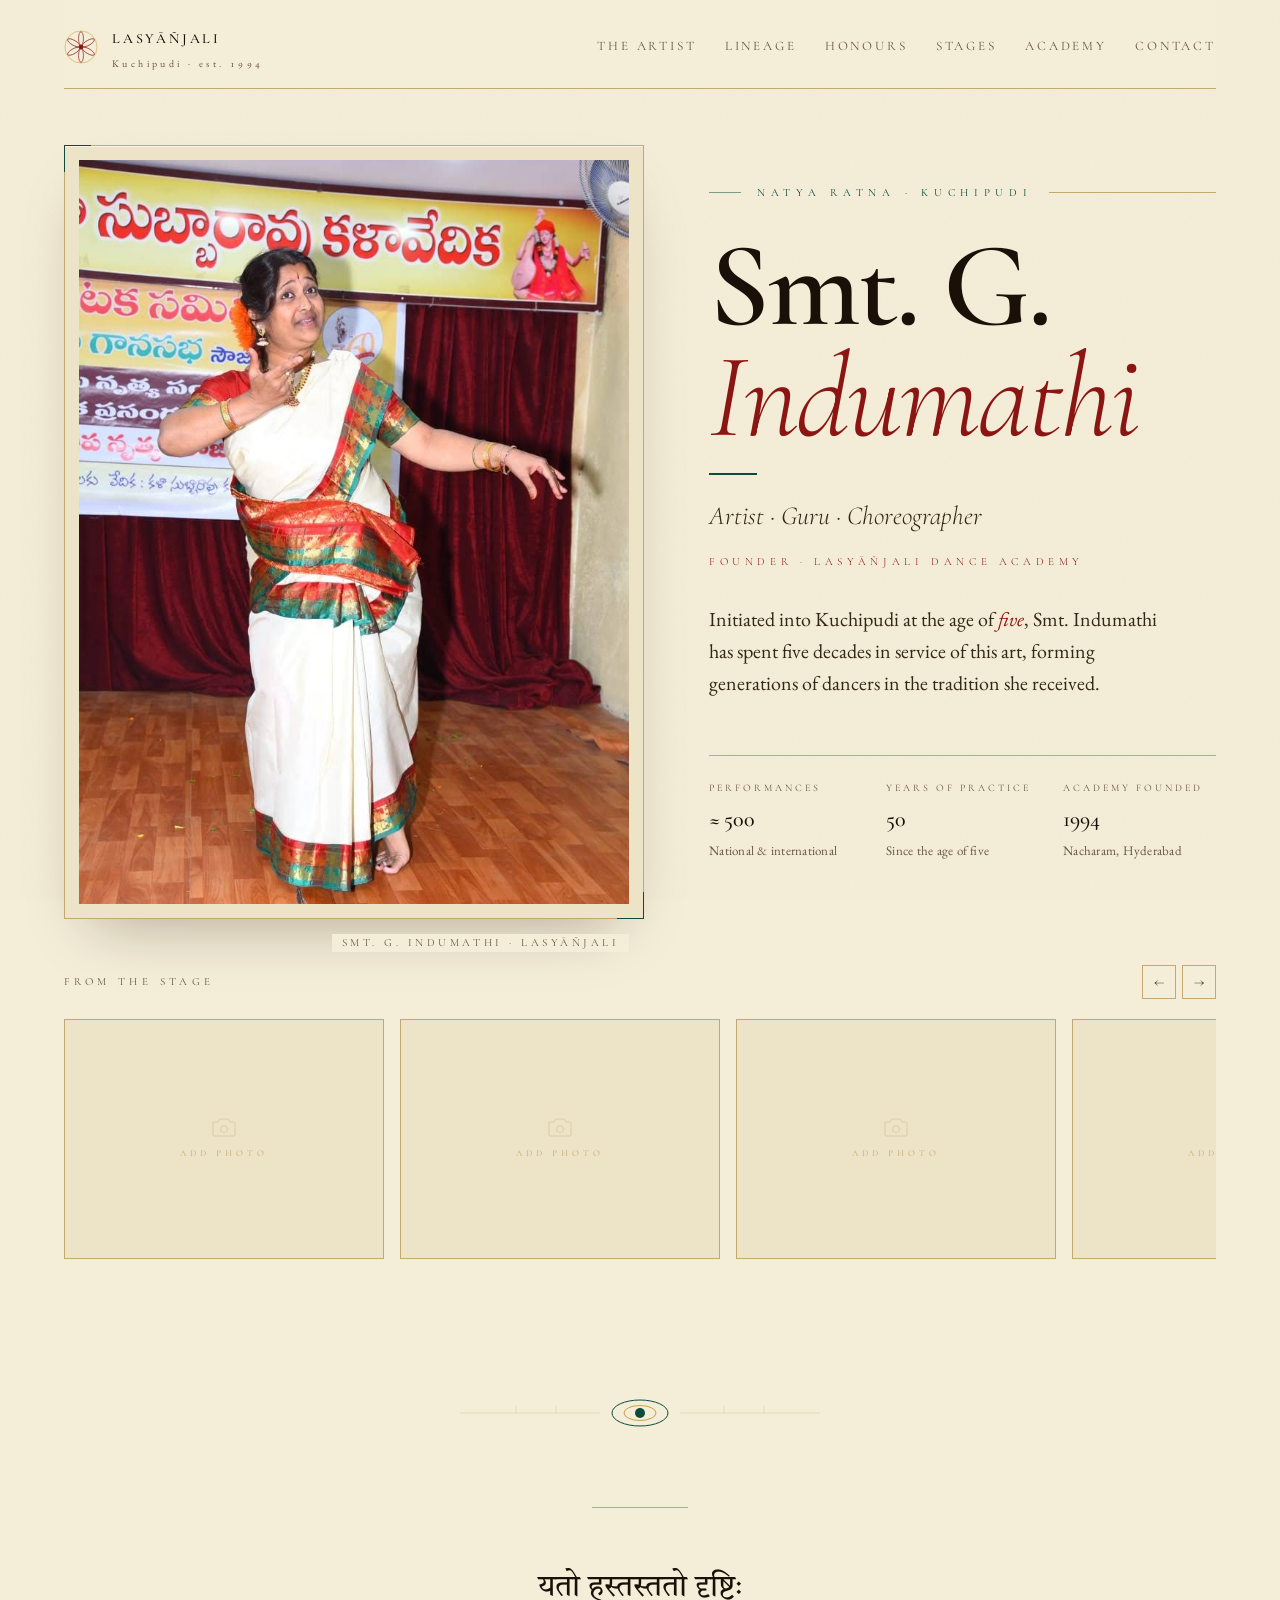
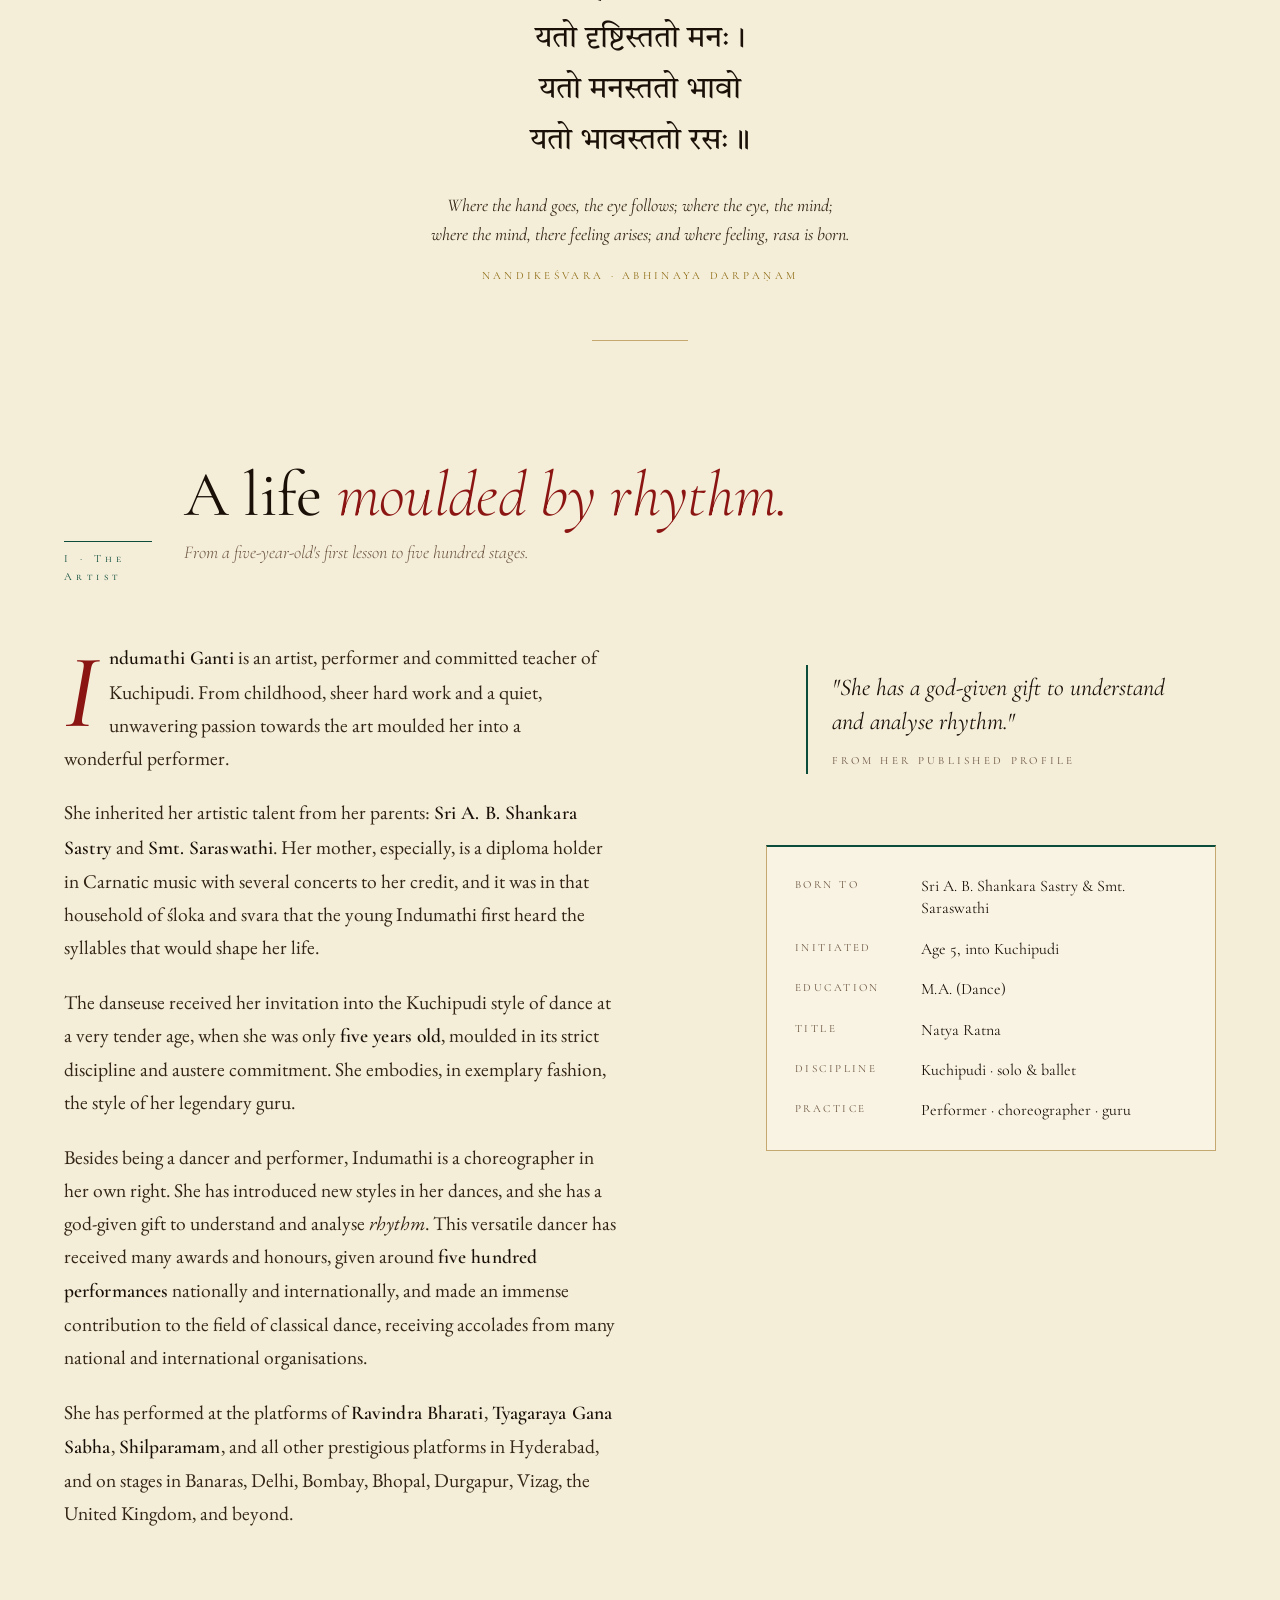
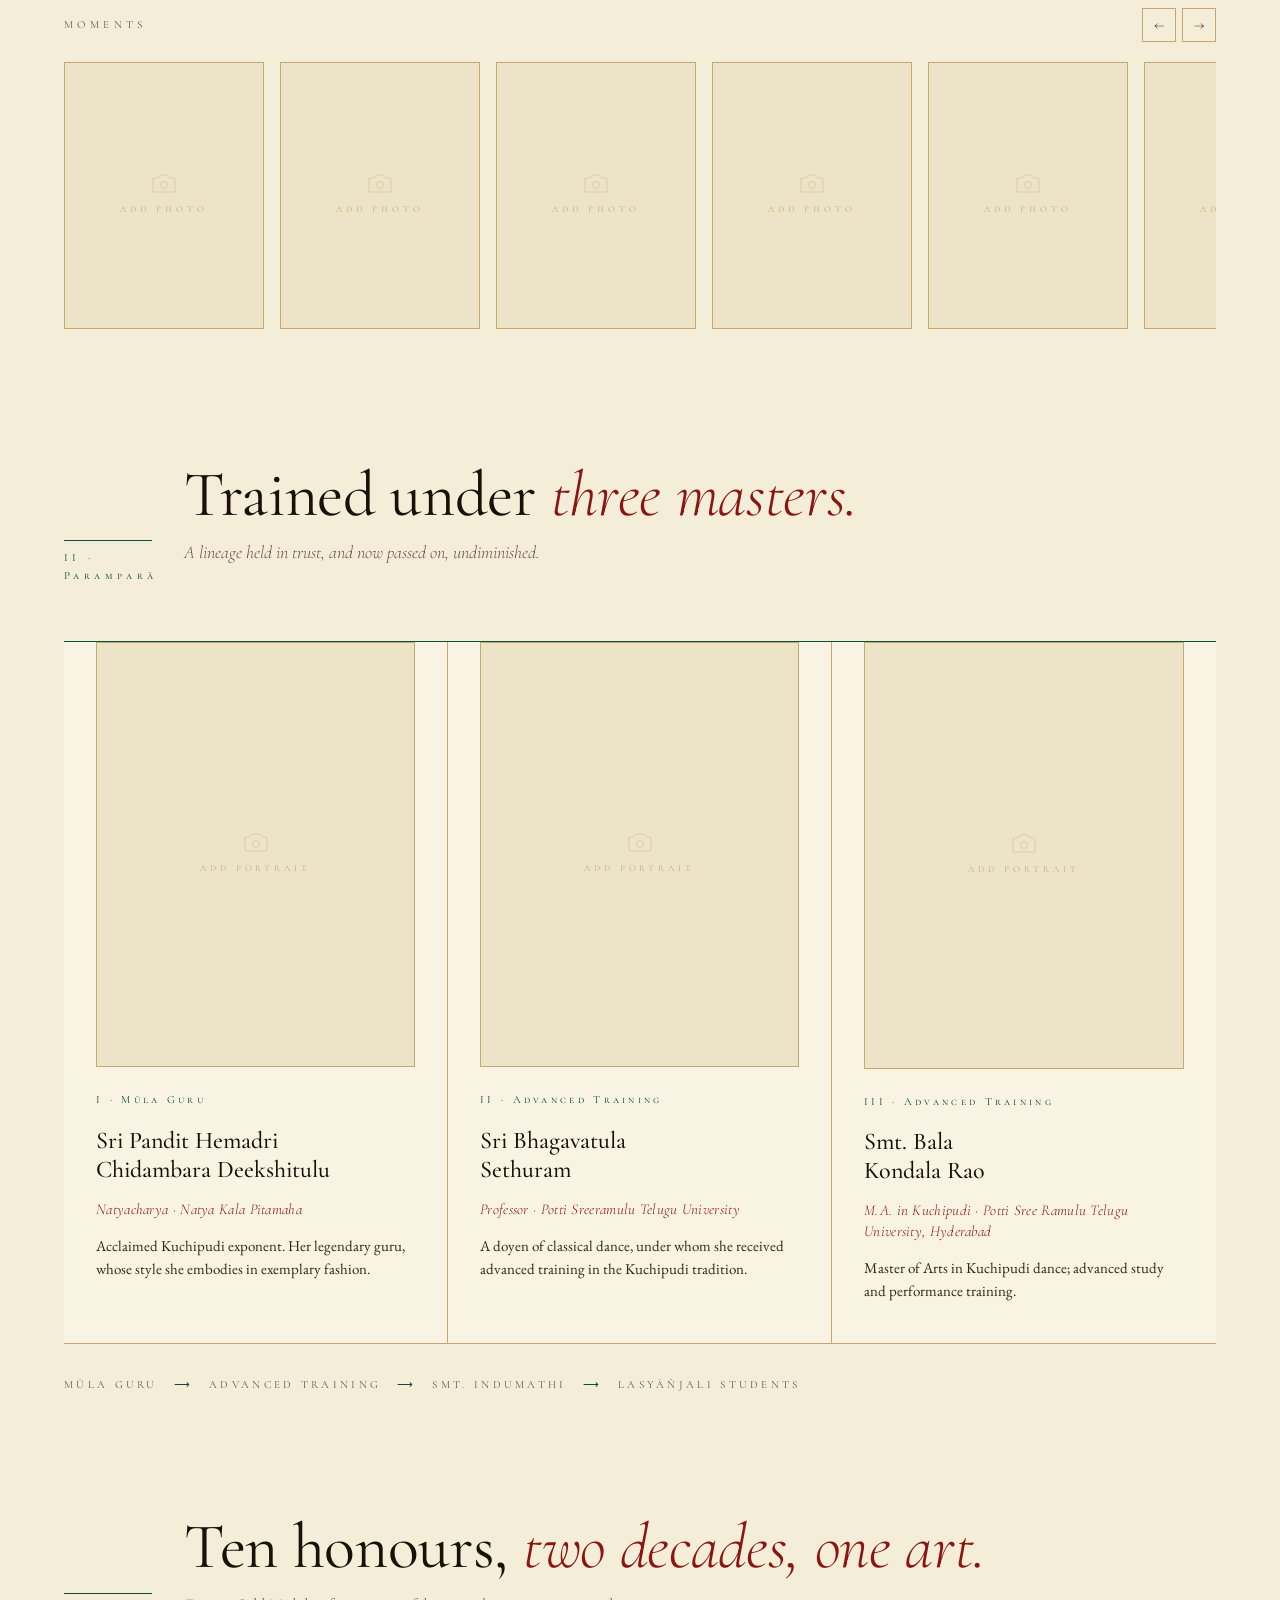
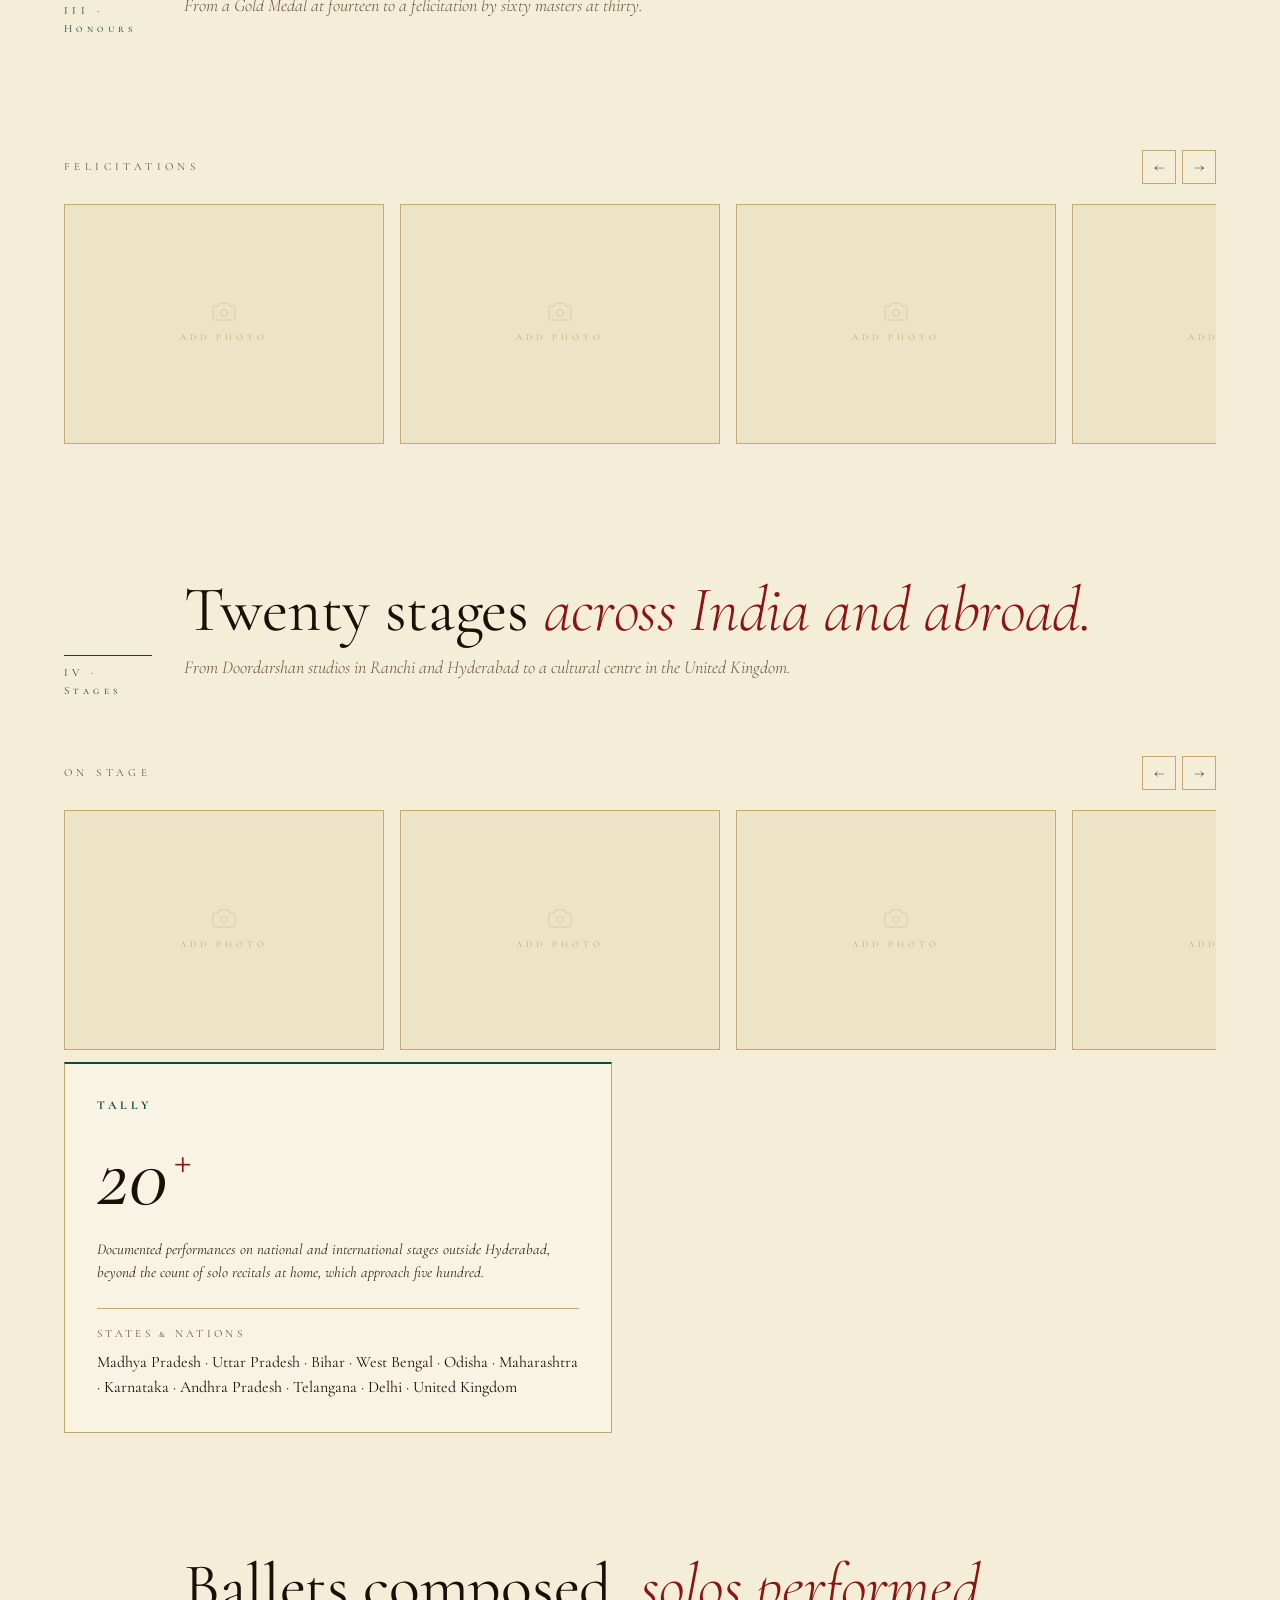
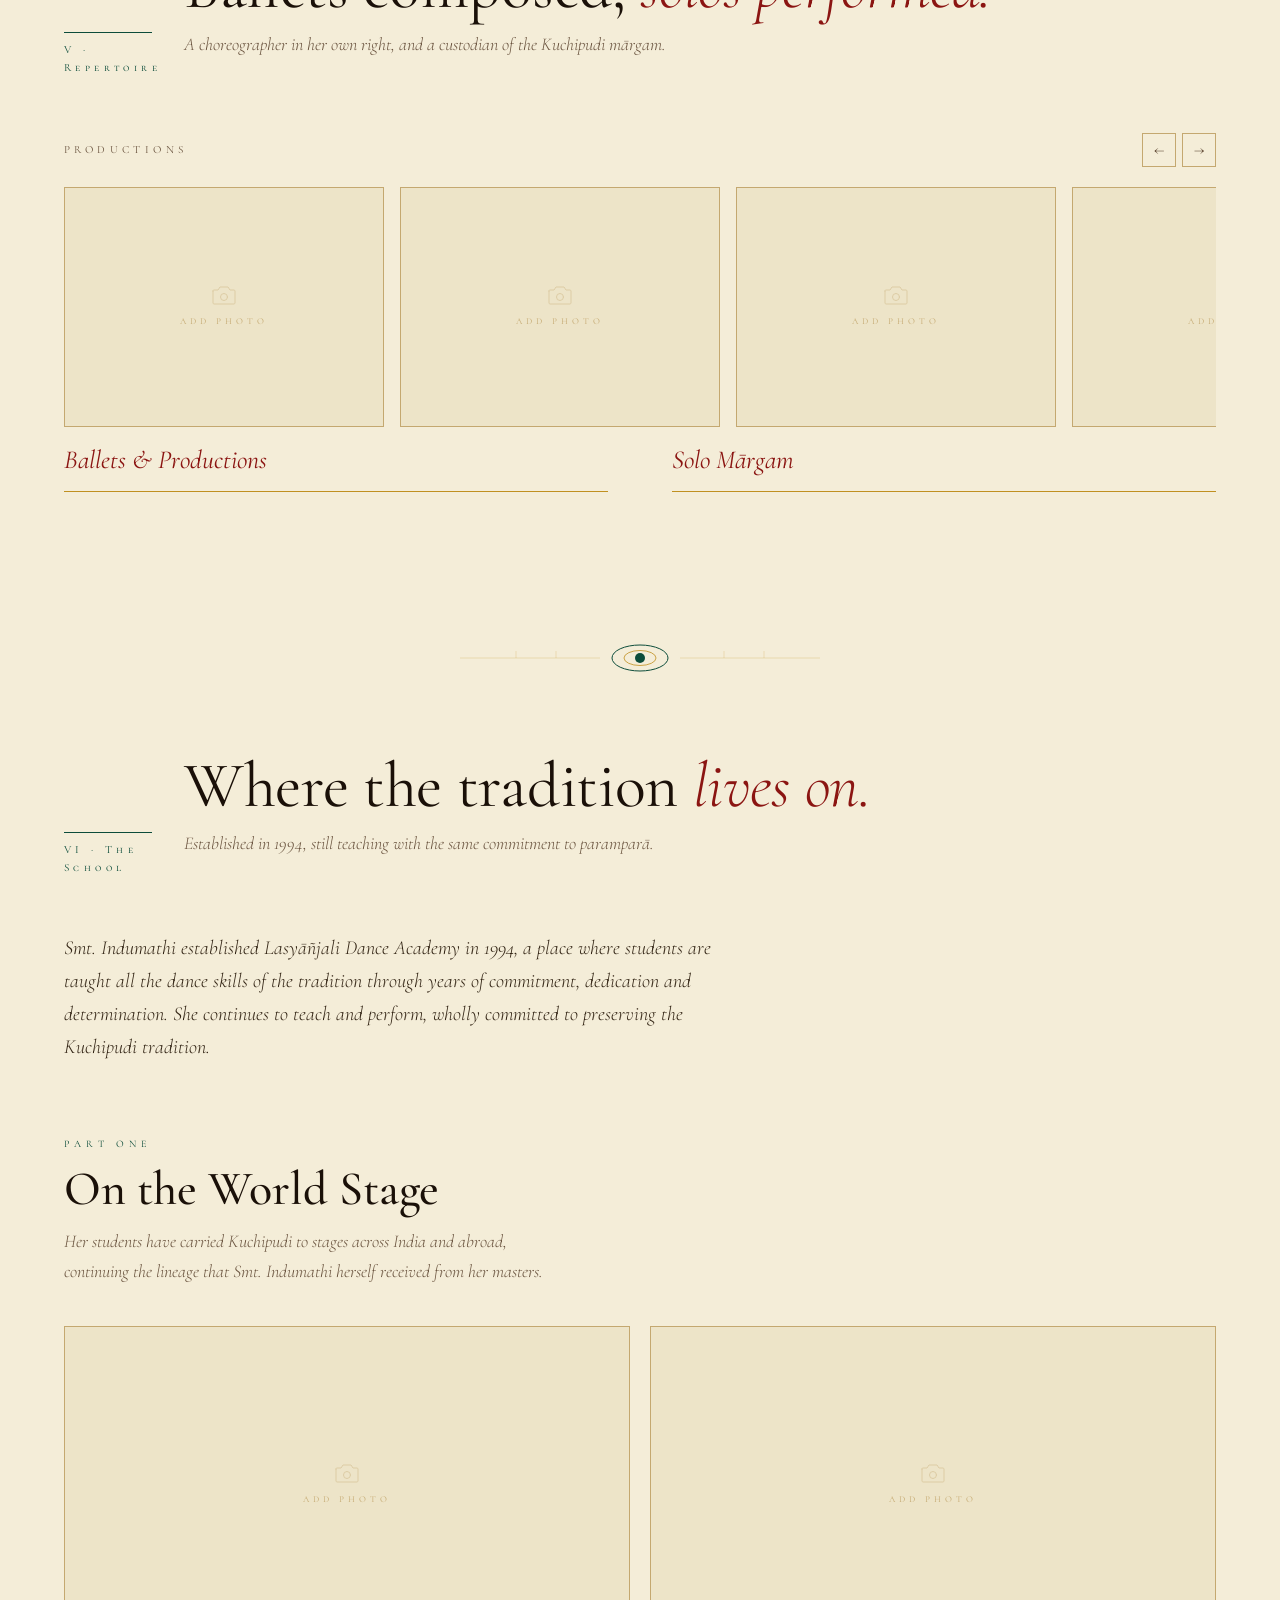
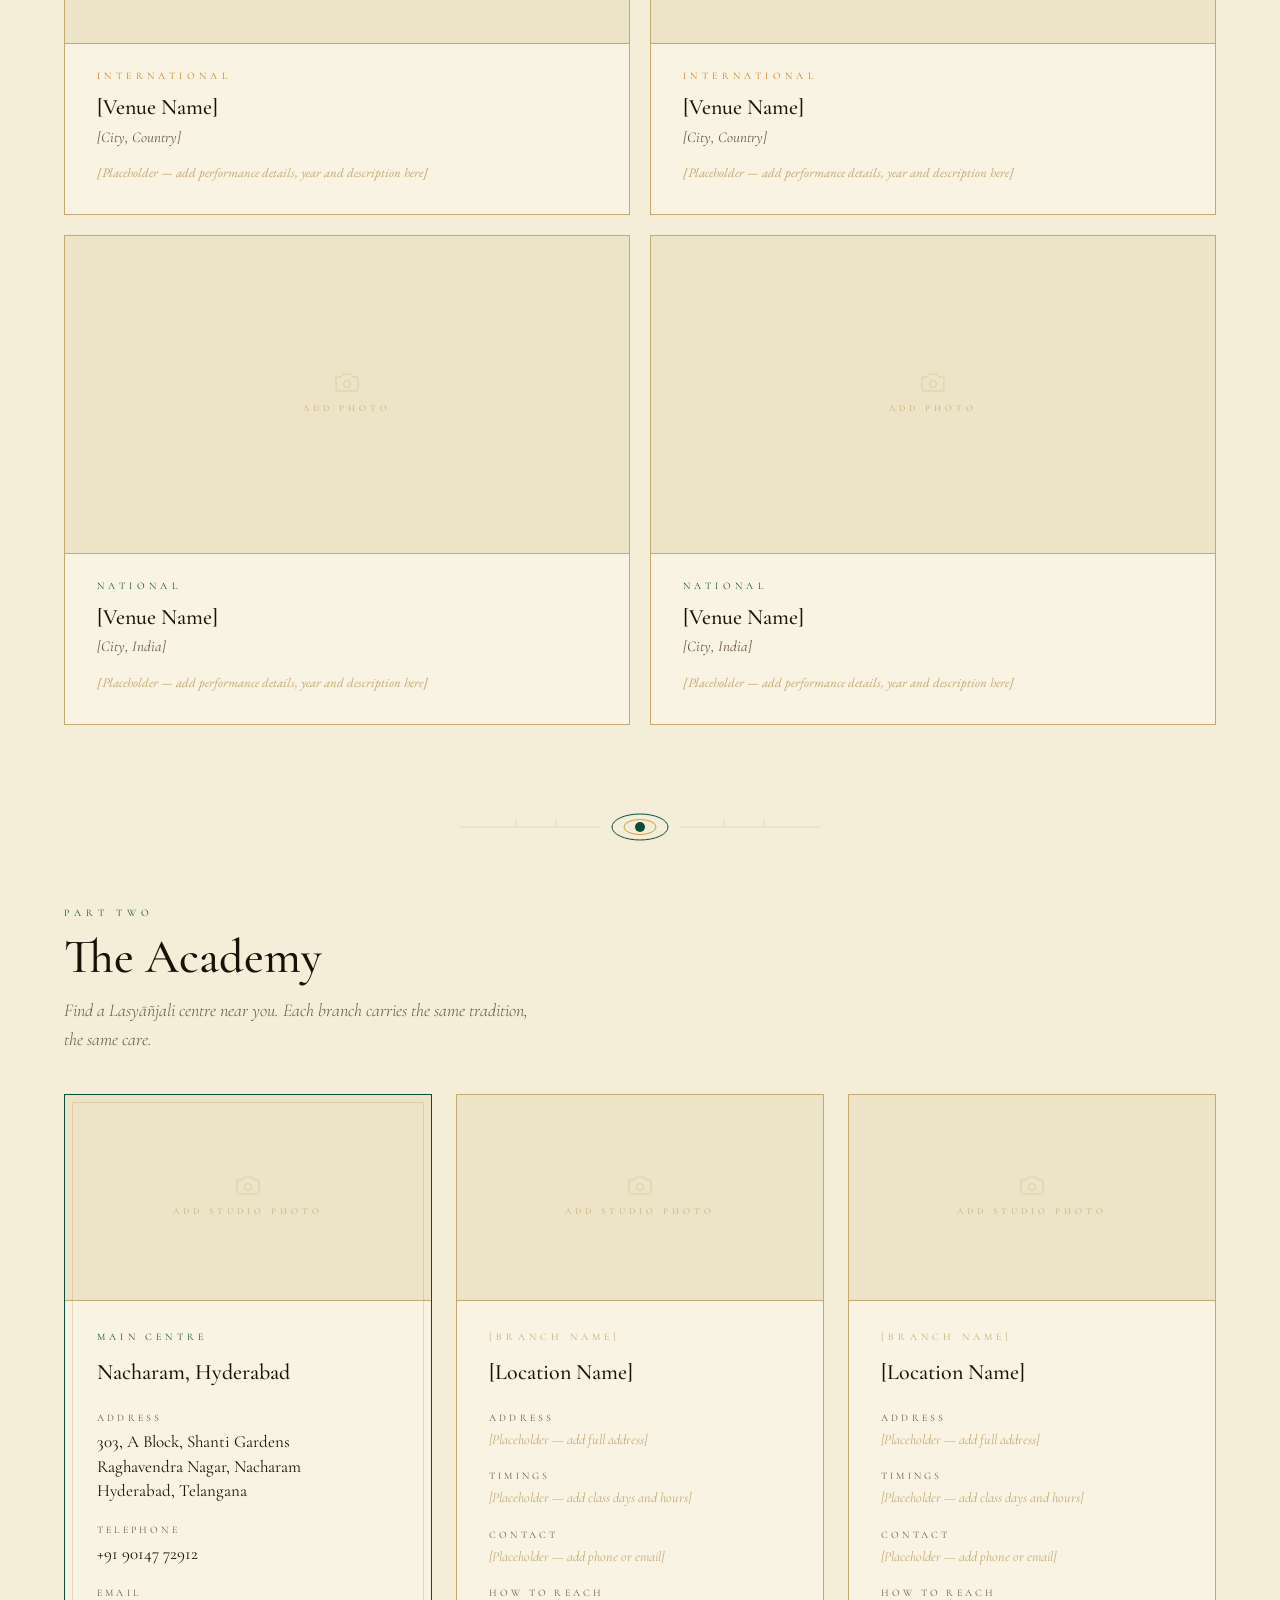
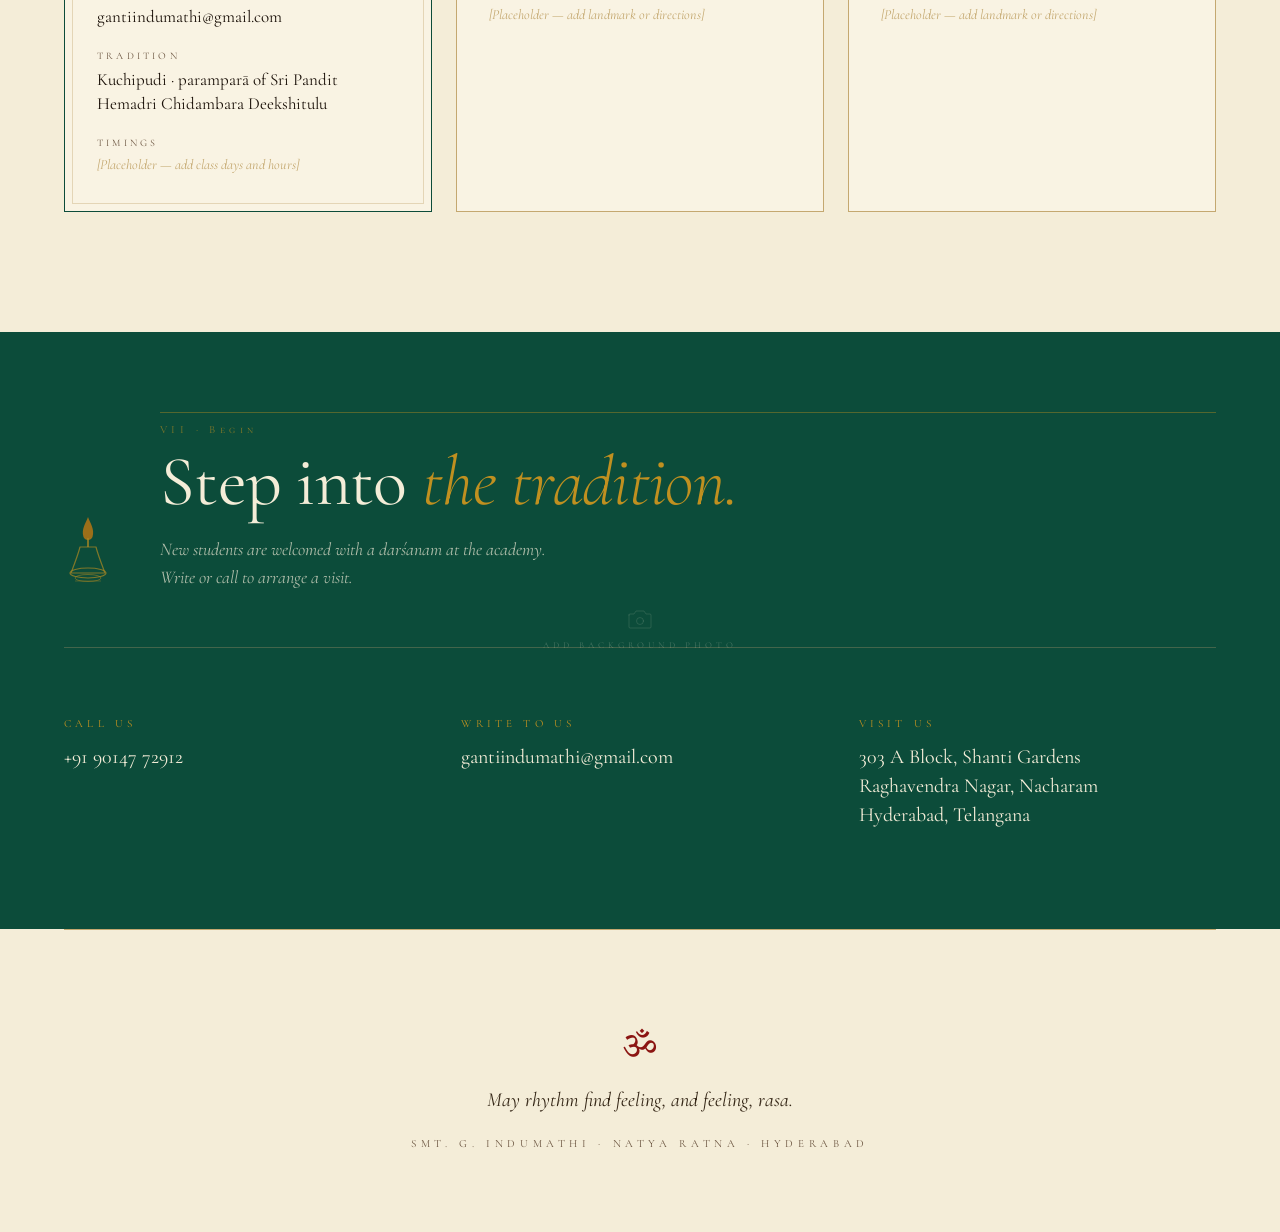
<file: index.html>
<!doctype html>
<html lang="en">
<head>
<meta charset="utf-8" />
<meta name="viewport" content="width=device-width, initial-scale=1" />
<meta name="description" content="Smt. G. Indumathi — Natya Ratna, Kuchipudi artist, guru and choreographer. Founder of Lasyāñjali Dance Academy, Nacharam, Hyderabad." />
<title>Smt. G. Indumathi · Lasyāñjali Dance Academy</title>
<link rel="preconnect" href="https://fonts.googleapis.com" />
<link rel="preconnect" href="https://fonts.gstatic.com" crossorigin />
<link href="https://fonts.googleapis.com/css2?family=Cormorant+Garamond:ital,wght@0,300;0,400;0,500;0,600;1,300;1,400;1,500&family=Cormorant+SC:wght@400;500&family=EB+Garamond:ital,wght@0,400;0,500;0,600;1,400&family=Tiro+Devanagari+Sanskrit:ital@0;1&family=Tiro+Telugu:ital@0;1&display=swap" rel="stylesheet" />
<link rel="stylesheet" href="styles.css" />
</head>
<body>

<!-- Veil intro -->
<div class="veil" id="veil" aria-hidden="true">
  <div class="veil__mark">
    <svg viewBox="0 0 220 220" width="220" height="220" aria-hidden="true">
      <defs>
        <radialGradient id="lotusGrad" cx="50%" cy="50%" r="50%">
          <stop offset="0%" stop-color="#C09020" stop-opacity="0.28"/>
          <stop offset="100%" stop-color="#C09020" stop-opacity="0"/>
        </radialGradient>
      </defs>
      <circle cx="110" cy="110" r="106" fill="none" stroke="#C09020" stroke-width="0.6" opacity="0.5">
        <animate attributeName="r" from="60" to="106" dur="1.4s" fill="freeze" />
        <animate attributeName="opacity" from="0" to="0.5" dur="1.4s" fill="freeze" />
      </circle>
      <circle cx="110" cy="110" r="86" fill="none" stroke="#C09020" stroke-width="0.4" opacity="0.4">
        <animate attributeName="r" from="40" to="86" dur="1.6s" begin="0.2s" fill="freeze" />
        <animate attributeName="opacity" from="0" to="0.4" dur="1.6s" begin="0.2s" fill="freeze" />
      </circle>
      <!-- 12-petal lotus -->
      <g fill="none" stroke="#8B1512" stroke-width="0.8" opacity="0">
        <animate attributeName="opacity" from="0" to="0.8" dur="1.2s" begin="0.6s" fill="freeze" />
        <g id="petals">
          <ellipse cx="110" cy="62" rx="9" ry="34" />
        </g>
        <use href="#petals" transform="rotate(30 110 110)"/>
        <use href="#petals" transform="rotate(60 110 110)"/>
        <use href="#petals" transform="rotate(90 110 110)"/>
        <use href="#petals" transform="rotate(120 110 110)"/>
        <use href="#petals" transform="rotate(150 110 110)"/>
        <use href="#petals" transform="rotate(180 110 110)"/>
        <use href="#petals" transform="rotate(210 110 110)"/>
        <use href="#petals" transform="rotate(240 110 110)"/>
        <use href="#petals" transform="rotate(270 110 110)"/>
        <use href="#petals" transform="rotate(300 110 110)"/>
        <use href="#petals" transform="rotate(330 110 110)"/>
      </g>
      <!-- Central kumkum dot -->
      <circle cx="110" cy="110" r="10" fill="#8B1512" opacity="0">
        <animate attributeName="opacity" from="0" to="1" dur="0.8s" begin="1.2s" fill="freeze"/>
      </circle>
      <circle cx="110" cy="110" r="40" fill="url(#lotusGrad)" opacity="0">
        <animate attributeName="opacity" from="0" to="1" dur="1.2s" begin="1s" fill="freeze"/>
      </circle>
    </svg>
    <div class="veil__name">
      Smt. G. Indumathi
      <span>· Natya Ratna ·</span>
    </div>
  </div>
</div>

<div class="page">

  <!-- Top bar -->
  <header class="topbar">
    <a href="#top" class="topbar__mark">
      <svg class="glyph" viewBox="0 0 36 36" aria-hidden="true">
        <circle cx="18" cy="18" r="17" fill="none" stroke="#C09020" stroke-width="0.5"/>
        <g fill="none" stroke="#8B1512" stroke-width="0.7">
          <ellipse cx="18" cy="9" rx="2.6" ry="7.2"/>
          <ellipse cx="18" cy="9" rx="2.6" ry="7.2" transform="rotate(60 18 18)"/>
          <ellipse cx="18" cy="9" rx="2.6" ry="7.2" transform="rotate(120 18 18)"/>
          <ellipse cx="18" cy="9" rx="2.6" ry="7.2" transform="rotate(180 18 18)"/>
          <ellipse cx="18" cy="9" rx="2.6" ry="7.2" transform="rotate(240 18 18)"/>
          <ellipse cx="18" cy="9" rx="2.6" ry="7.2" transform="rotate(300 18 18)"/>
        </g>
        <circle cx="18" cy="18" r="2.4" fill="#8B1512"/>
      </svg>
      <span>
        <span class="name">Lasyāñjali</span>
        <span class="sub">Kuchipudi · est. 1994</span>
      </span>
    </a>
    <nav class="topbar__nav" aria-label="Page sections">
      <a href="#about">The Artist</a>
      <a href="#lineage">Lineage</a>
      <a href="#awards">Honours</a>
      <a href="#stages">Stages</a>
      <a href="#academy">Academy</a>
      <a href="#contact">Contact</a>
    </nav>
  </header>

  <!-- HERO -->
  <section class="hero" id="top">
    <div class="hero__main">
      <div class="hero__photo-frame reveal">
        <img
          class="hero__photo"
          src="assets/indumathi-hero.jpg"
          alt="Smt. G. Indumathi in full Kuchipudi costume in ivory Kanchipuram silk with multicoloured border, traditional jewellery and stage make-up"
        />
        <div class="hero__caption">Smt. G. Indumathi · Lasyāñjali</div>
      </div>
      <div class="hero__copy">
        <div class="hero__eyebrow reveal">Natya Ratna · Kuchipudi</div>
        <h1 class="hero__name reveal">
          Smt. G.<br/>
          <em>Indumathi</em>
        </h1>
        <span class="hero__name-accent reveal"></span>
        <p class="hero__title reveal">
          Artist · Guru · Choreographer
          <span class="ratna">Founder · Lasyāñjali Dance Academy</span>
        </p>
        <p class="hero__lede reveal">
          Initiated into Kuchipudi at the age of <em>five</em>, Smt. Indumathi has spent five decades in service of this art, forming generations of dancers in the tradition she received.
        </p>
        <dl class="hero__meta reveal">
          <div>
            <dt>Performances</dt>
            <dd>≈&thinsp;500 <small>National &amp; international</small></dd>
          </div>
          <div>
            <dt>Years of Practice</dt>
            <dd>50<small>Since the age of five</small></dd>
          </div>
          <div>
            <dt>Academy Founded</dt>
            <dd>1994<small>Nacharam, Hyderabad</small></dd>
          </div>
        </dl>
      </div>
    </div>

    <!-- Hero photo gallery strip -->
    <div class="gallery-section reveal">
      <div class="gallery-header">
        <span class="gallery-label">From the Stage</span>
        <div class="gallery-nav">
          <button class="gallery-nav__btn" data-strip="hero-strip" data-dir="-1" aria-label="Previous">&#8592;</button>
          <button class="gallery-nav__btn" data-strip="hero-strip" data-dir="1" aria-label="Next">&#8594;</button>
        </div>
      </div>
      <div class="gallery-strip" id="hero-strip">
        <div class="gallery-frame gallery-frame--wide">
          <div class="gallery-placeholder">
            <svg width="24" height="20" viewBox="0 0 24 20" fill="none" stroke="currentColor" stroke-width="1" stroke-linecap="round"><path d="M1 6C1 5.4 1.4 5 2 5H6L8 2H16L18 5H22C22.6 5 23 5.4 23 6V18C23 18.6 22.6 19 22 19H2C1.4 19 1 18.6 1 18V6Z"/><circle cx="12" cy="12" r="3.5"/></svg>
            <span>Add Photo</span>
          </div>
        </div>
        <div class="gallery-frame gallery-frame--wide">
          <div class="gallery-placeholder">
            <svg width="24" height="20" viewBox="0 0 24 20" fill="none" stroke="currentColor" stroke-width="1" stroke-linecap="round"><path d="M1 6C1 5.4 1.4 5 2 5H6L8 2H16L18 5H22C22.6 5 23 5.4 23 6V18C23 18.6 22.6 19 22 19H2C1.4 19 1 18.6 1 18V6Z"/><circle cx="12" cy="12" r="3.5"/></svg>
            <span>Add Photo</span>
          </div>
        </div>
        <div class="gallery-frame gallery-frame--wide">
          <div class="gallery-placeholder">
            <svg width="24" height="20" viewBox="0 0 24 20" fill="none" stroke="currentColor" stroke-width="1" stroke-linecap="round"><path d="M1 6C1 5.4 1.4 5 2 5H6L8 2H16L18 5H22C22.6 5 23 5.4 23 6V18C23 18.6 22.6 19 22 19H2C1.4 19 1 18.6 1 18V6Z"/><circle cx="12" cy="12" r="3.5"/></svg>
            <span>Add Photo</span>
          </div>
        </div>
        <div class="gallery-frame gallery-frame--wide">
          <div class="gallery-placeholder">
            <svg width="24" height="20" viewBox="0 0 24 20" fill="none" stroke="currentColor" stroke-width="1" stroke-linecap="round"><path d="M1 6C1 5.4 1.4 5 2 5H6L8 2H16L18 5H22C22.6 5 23 5.4 23 6V18C23 18.6 22.6 19 22 19H2C1.4 19 1 18.6 1 18V6Z"/><circle cx="12" cy="12" r="3.5"/></svg>
            <span>Add Photo</span>
          </div>
        </div>
        <div class="gallery-frame gallery-frame--wide">
          <div class="gallery-placeholder">
            <svg width="24" height="20" viewBox="0 0 24 20" fill="none" stroke="currentColor" stroke-width="1" stroke-linecap="round"><path d="M1 6C1 5.4 1.4 5 2 5H6L8 2H16L18 5H22C22.6 5 23 5.4 23 6V18C23 18.6 22.6 19 22 19H2C1.4 19 1 18.6 1 18V6Z"/><circle cx="12" cy="12" r="3.5"/></svg>
            <span>Add Photo</span>
          </div>
        </div>
        <div class="gallery-frame gallery-frame--wide">
          <div class="gallery-placeholder">
            <svg width="24" height="20" viewBox="0 0 24 20" fill="none" stroke="currentColor" stroke-width="1" stroke-linecap="round"><path d="M1 6C1 5.4 1.4 5 2 5H6L8 2H16L18 5H22C22.6 5 23 5.4 23 6V18C23 18.6 22.6 19 22 19H2C1.4 19 1 18.6 1 18V6Z"/><circle cx="12" cy="12" r="3.5"/></svg>
            <span>Add Photo</span>
          </div>
        </div>
      </div>
    </div>
  </section>

  <!-- Peacock ornament -->
  <div class="ornament" aria-hidden="true">
    <svg viewBox="0 0 360 44" height="44" aria-hidden="true">
      <line x1="0" y1="22" x2="140" y2="22" stroke="#C09020" stroke-width="0.5" opacity="0.45"/>
      <line x1="56" y1="22" x2="56" y2="15" stroke="#C09020" stroke-width="0.5" opacity="0.4"/>
      <line x1="96" y1="22" x2="96" y2="15" stroke="#C09020" stroke-width="0.5" opacity="0.4"/>
      <ellipse cx="180" cy="22" rx="28" ry="13" fill="none" stroke="#0C4C3A" stroke-width="1"/>
      <ellipse cx="180" cy="22" rx="16" ry="7.5" fill="none" stroke="#C09020" stroke-width="0.8"/>
      <circle cx="180" cy="22" r="5" fill="#0C4C3A"/>
      <line x1="220" y1="22" x2="360" y2="22" stroke="#C09020" stroke-width="0.5" opacity="0.45"/>
      <line x1="264" y1="22" x2="264" y2="15" stroke="#C09020" stroke-width="0.5" opacity="0.4"/>
      <line x1="304" y1="22" x2="304" y2="15" stroke="#C09020" stroke-width="0.5" opacity="0.4"/>
    </svg>
  </div>

  <!-- Śloka bridge -->
  <section class="sloka reveal" aria-label="Opening verse">
    <p class="sloka__verse" lang="sa">
      यतो हस्तस्ततो दृष्टिः<br/>
      यतो दृष्टिस्ततो मनः ।<br/>
      यतो मनस्ततो भावो<br/>
      यतो भावस्ततो रसः ॥
    </p>
    <p class="sloka__trans">
      Where the hand goes, the eye follows; where the eye, the mind;<br/>
      where the mind, there feeling arises; and where feeling, rasa is born.
    </p>
    <div class="sloka__cite">Nandikeśvara · Abhinaya Darpaṇam</div>
  </section>

  <!-- I · The Artist -->
  <section class="section" id="about">
    <header class="section__head">
      <div class="section__num">I · The Artist</div>
      <div>
        <h2 class="section__title">A life <em>moulded by rhythm.</em></h2>
        <p class="section__sub">From a five-year-old's first lesson to five hundred stages.</p>
      </div>
    </header>

    <div class="bio">
      <div class="bio__prose">
        <p class="dropcap">
          <strong>Indumathi Ganti</strong> is an artist, performer and committed teacher of Kuchipudi. From childhood, sheer hard work and a quiet, unwavering passion towards the art moulded her into a wonderful performer.
        </p>
        <p>
          She inherited her artistic talent from her parents: <strong>Sri A. B. Shankara Sastry</strong> and <strong>Smt. Saraswathi</strong>. Her mother, especially, is a diploma holder in Carnatic music with several concerts to her credit, and it was in that household of śloka and svara that the young Indumathi first heard the syllables that would shape her life.
        </p>
        <p>
          The danseuse received her invitation into the Kuchipudi style of dance at a very tender age, when she was only <strong>five years old</strong>, moulded in its strict discipline and austere commitment. She embodies, in exemplary fashion, the style of her legendary guru.
        </p>
        <p>
          Besides being a dancer and performer, Indumathi is a choreographer in her own right. She has introduced new styles in her dances, and she has a god-given gift to understand and analyse <em>rhythm</em>. This versatile dancer has received many awards and honours, given around <strong>five hundred performances</strong> nationally and internationally, and made an immense contribution to the field of classical dance, receiving accolades from many national and international organisations.
        </p>
        <p>
          She has performed at the platforms of <strong>Ravindra Bharati</strong>, <strong>Tyagaraya Gana Sabha</strong>, <strong>Shilparamam</strong>, and all other prestigious platforms in Hyderabad, and on stages in Banaras, Delhi, Bombay, Bhopal, Durgapur, Vizag, the United Kingdom, and beyond.
        </p>
      </div>
      <aside class="bio__aside">
        <blockquote class="pullquote">
          "She has a god-given gift to understand and analyse rhythm."
          <cite>from her published profile</cite>
        </blockquote>
        <dl class="factcard">
          <div class="factcard__row"><dt>Born to</dt><dd>Sri A. B. Shankara Sastry &amp; Smt. Saraswathi</dd></div>
          <div class="factcard__row"><dt>Initiated</dt><dd>Age 5, into Kuchipudi</dd></div>
          <div class="factcard__row"><dt>Education</dt><dd>M.A. (Dance)</dd></div>
          <div class="factcard__row"><dt>Title</dt><dd>Natya Ratna</dd></div>
          <div class="factcard__row"><dt>Discipline</dt><dd>Kuchipudi · solo &amp; ballet</dd></div>
          <div class="factcard__row"><dt>Practice</dt><dd>Performer · choreographer · guru</dd></div>
        </dl>
      </aside>
    </div>

    <!-- Artist gallery -->
    <div class="gallery-section reveal">
      <div class="gallery-header">
        <span class="gallery-label">Moments</span>
        <div class="gallery-nav">
          <button class="gallery-nav__btn" data-strip="artist-strip" data-dir="-1" aria-label="Previous">&#8592;</button>
          <button class="gallery-nav__btn" data-strip="artist-strip" data-dir="1" aria-label="Next">&#8594;</button>
        </div>
      </div>
      <div class="gallery-strip" id="artist-strip">
        <div class="gallery-frame gallery-frame--tall"><div class="gallery-placeholder"><svg width="24" height="20" viewBox="0 0 24 20" fill="none" stroke="currentColor" stroke-width="1" stroke-linecap="round"><path d="M1 6C1 5.4 1.4 5 2 5H6L8 2H16L18 5H22C22.6 5 23 5.4 23 6V18C23 18.6 22.6 19 22 19H2C1.4 19 1 18.6 1 18V6Z"/><circle cx="12" cy="12" r="3.5"/></svg><span>Add Photo</span></div></div>
        <div class="gallery-frame gallery-frame--tall"><div class="gallery-placeholder"><svg width="24" height="20" viewBox="0 0 24 20" fill="none" stroke="currentColor" stroke-width="1" stroke-linecap="round"><path d="M1 6C1 5.4 1.4 5 2 5H6L8 2H16L18 5H22C22.6 5 23 5.4 23 6V18C23 18.6 22.6 19 22 19H2C1.4 19 1 18.6 1 18V6Z"/><circle cx="12" cy="12" r="3.5"/></svg><span>Add Photo</span></div></div>
        <div class="gallery-frame gallery-frame--tall"><div class="gallery-placeholder"><svg width="24" height="20" viewBox="0 0 24 20" fill="none" stroke="currentColor" stroke-width="1" stroke-linecap="round"><path d="M1 6C1 5.4 1.4 5 2 5H6L8 2H16L18 5H22C22.6 5 23 5.4 23 6V18C23 18.6 22.6 19 22 19H2C1.4 19 1 18.6 1 18V6Z"/><circle cx="12" cy="12" r="3.5"/></svg><span>Add Photo</span></div></div>
        <div class="gallery-frame gallery-frame--tall"><div class="gallery-placeholder"><svg width="24" height="20" viewBox="0 0 24 20" fill="none" stroke="currentColor" stroke-width="1" stroke-linecap="round"><path d="M1 6C1 5.4 1.4 5 2 5H6L8 2H16L18 5H22C22.6 5 23 5.4 23 6V18C23 18.6 22.6 19 22 19H2C1.4 19 1 18.6 1 18V6Z"/><circle cx="12" cy="12" r="3.5"/></svg><span>Add Photo</span></div></div>
        <div class="gallery-frame gallery-frame--tall"><div class="gallery-placeholder"><svg width="24" height="20" viewBox="0 0 24 20" fill="none" stroke="currentColor" stroke-width="1" stroke-linecap="round"><path d="M1 6C1 5.4 1.4 5 2 5H6L8 2H16L18 5H22C22.6 5 23 5.4 23 6V18C23 18.6 22.6 19 22 19H2C1.4 19 1 18.6 1 18V6Z"/><circle cx="12" cy="12" r="3.5"/></svg><span>Add Photo</span></div></div>
        <div class="gallery-frame gallery-frame--tall"><div class="gallery-placeholder"><svg width="24" height="20" viewBox="0 0 24 20" fill="none" stroke="currentColor" stroke-width="1" stroke-linecap="round"><path d="M1 6C1 5.4 1.4 5 2 5H6L8 2H16L18 5H22C22.6 5 23 5.4 23 6V18C23 18.6 22.6 19 22 19H2C1.4 19 1 18.6 1 18V6Z"/><circle cx="12" cy="12" r="3.5"/></svg><span>Add Photo</span></div></div>
      </div>
    </div>
  </section>

  <!-- II · Paramparā -->
  <section class="section" id="lineage">
    <header class="section__head">
      <div class="section__num">II · Paramparā</div>
      <div>
        <h2 class="section__title">Trained under <em>three masters.</em></h2>
        <p class="section__sub">A lineage held in trust, and now passed on, undiminished.</p>
      </div>
    </header>

    <div class="lineage">
      <article class="lineage__guru">
        <div class="portrait-slot">
          <div class="gallery-placeholder">
            <svg width="24" height="20" viewBox="0 0 24 20" fill="none" stroke="currentColor" stroke-width="1" stroke-linecap="round"><path d="M1 6C1 5.4 1.4 5 2 5H6L8 2H16L18 5H22C22.6 5 23 5.4 23 6V18C23 18.6 22.6 19 22 19H2C1.4 19 1 18.6 1 18V6Z"/><circle cx="12" cy="12" r="3.5"/></svg>
            <span>Add Portrait</span>
          </div>
        </div>
        <div class="lineage__num">I · Mūla Guru</div>
        <h3 class="lineage__name">Sri Pandit Hemadri<br/>Chidambara Deekshitulu</h3>
        <div class="lineage__epithet">Natyacharya · Natya Kala Pitamaha</div>
        <p class="lineage__note">Acclaimed Kuchipudi exponent. Her legendary guru, whose style she embodies in exemplary fashion.</p>
      </article>
      <article class="lineage__guru">
        <div class="portrait-slot">
          <div class="gallery-placeholder">
            <svg width="24" height="20" viewBox="0 0 24 20" fill="none" stroke="currentColor" stroke-width="1" stroke-linecap="round"><path d="M1 6C1 5.4 1.4 5 2 5H6L8 2H16L18 5H22C22.6 5 23 5.4 23 6V18C23 18.6 22.6 19 22 19H2C1.4 19 1 18.6 1 18V6Z"/><circle cx="12" cy="12" r="3.5"/></svg>
            <span>Add Portrait</span>
          </div>
        </div>
        <div class="lineage__num">II · Advanced Training</div>
        <h3 class="lineage__name">Sri Bhagavatula<br/>Sethuram</h3>
        <div class="lineage__epithet">Professor · Potti Sreeramulu Telugu University</div>
        <p class="lineage__note">A doyen of classical dance, under whom she received advanced training in the Kuchipudi tradition.</p>
      </article>
      <article class="lineage__guru">
        <div class="portrait-slot">
          <div class="gallery-placeholder">
            <svg width="24" height="20" viewBox="0 0 24 20" fill="none" stroke="currentColor" stroke-width="1" stroke-linecap="round"><path d="M1 6C1 5.4 1.4 5 2 5H6L8 2H16L18 5H22C22.6 5 23 5.4 23 6V18C23 18.6 22.6 19 22 19H2C1.4 19 1 18.6 1 18V6Z"/><circle cx="12" cy="12" r="3.5"/></svg>
            <span>Add Portrait</span>
          </div>
        </div>
        <div class="lineage__num">III · Advanced Training</div>
        <h3 class="lineage__name">Smt. Bala<br/>Kondala Rao</h3>
        <div class="lineage__epithet">M.A. in Kuchipudi · Potti Sree Ramulu Telugu University, Hyderabad</div>
        <p class="lineage__note">Master of Arts in Kuchipudi dance; advanced study and performance training.</p>
      </article>
    </div>
    <div class="lineage__legend">
      <span>Mūla Guru</span>
      <span class="arrow">&#10230;</span>
      <span>Advanced Training</span>
      <span class="arrow">&#10230;</span>
      <span>Smt. Indumathi</span>
      <span class="arrow">&#10230;</span>
      <span>Lasyāñjali Students</span>
    </div>
  </section>

  <!-- III · Honours -->
  <section class="section" id="awards">
    <header class="section__head">
      <div class="section__num">III · Honours</div>
      <div>
        <h2 class="section__title">Ten honours, <em>two decades, one art.</em></h2>
        <p class="section__sub">From a Gold Medal at fourteen to a felicitation by sixty masters at thirty.</p>
      </div>
    </header>

    <div class="awards" id="awards-list"></div>

    <!-- Honours gallery -->
    <div class="gallery-section reveal">
      <div class="gallery-header">
        <span class="gallery-label">Felicitations</span>
        <div class="gallery-nav">
          <button class="gallery-nav__btn" data-strip="honours-strip" data-dir="-1" aria-label="Previous">&#8592;</button>
          <button class="gallery-nav__btn" data-strip="honours-strip" data-dir="1" aria-label="Next">&#8594;</button>
        </div>
      </div>
      <div class="gallery-strip" id="honours-strip">
        <div class="gallery-frame gallery-frame--wide"><div class="gallery-placeholder"><svg width="24" height="20" viewBox="0 0 24 20" fill="none" stroke="currentColor" stroke-width="1" stroke-linecap="round"><path d="M1 6C1 5.4 1.4 5 2 5H6L8 2H16L18 5H22C22.6 5 23 5.4 23 6V18C23 18.6 22.6 19 22 19H2C1.4 19 1 18.6 1 18V6Z"/><circle cx="12" cy="12" r="3.5"/></svg><span>Add Photo</span></div></div>
        <div class="gallery-frame gallery-frame--wide"><div class="gallery-placeholder"><svg width="24" height="20" viewBox="0 0 24 20" fill="none" stroke="currentColor" stroke-width="1" stroke-linecap="round"><path d="M1 6C1 5.4 1.4 5 2 5H6L8 2H16L18 5H22C22.6 5 23 5.4 23 6V18C23 18.6 22.6 19 22 19H2C1.4 19 1 18.6 1 18V6Z"/><circle cx="12" cy="12" r="3.5"/></svg><span>Add Photo</span></div></div>
        <div class="gallery-frame gallery-frame--wide"><div class="gallery-placeholder"><svg width="24" height="20" viewBox="0 0 24 20" fill="none" stroke="currentColor" stroke-width="1" stroke-linecap="round"><path d="M1 6C1 5.4 1.4 5 2 5H6L8 2H16L18 5H22C22.6 5 23 5.4 23 6V18C23 18.6 22.6 19 22 19H2C1.4 19 1 18.6 1 18V6Z"/><circle cx="12" cy="12" r="3.5"/></svg><span>Add Photo</span></div></div>
        <div class="gallery-frame gallery-frame--wide"><div class="gallery-placeholder"><svg width="24" height="20" viewBox="0 0 24 20" fill="none" stroke="currentColor" stroke-width="1" stroke-linecap="round"><path d="M1 6C1 5.4 1.4 5 2 5H6L8 2H16L18 5H22C22.6 5 23 5.4 23 6V18C23 18.6 22.6 19 22 19H2C1.4 19 1 18.6 1 18V6Z"/><circle cx="12" cy="12" r="3.5"/></svg><span>Add Photo</span></div></div>
        <div class="gallery-frame gallery-frame--wide"><div class="gallery-placeholder"><svg width="24" height="20" viewBox="0 0 24 20" fill="none" stroke="currentColor" stroke-width="1" stroke-linecap="round"><path d="M1 6C1 5.4 1.4 5 2 5H6L8 2H16L18 5H22C22.6 5 23 5.4 23 6V18C23 18.6 22.6 19 22 19H2C1.4 19 1 18.6 1 18V6Z"/><circle cx="12" cy="12" r="3.5"/></svg><span>Add Photo</span></div></div>
      </div>
    </div>
  </section>

  <!-- IV · Stages -->
  <section class="section" id="stages">
    <header class="section__head">
      <div class="section__num">IV · Stages</div>
      <div>
        <h2 class="section__title">Twenty stages <em>across India and abroad.</em></h2>
        <p class="section__sub">From Doordarshan studios in Ranchi and Hyderabad to a cultural centre in the United Kingdom.</p>
      </div>
    </header>

    <!-- Stages gallery carousel -->
    <div class="gallery-section reveal">
      <div class="gallery-header">
        <span class="gallery-label">On Stage</span>
        <div class="gallery-nav">
          <button class="gallery-nav__btn" data-strip="stages-strip" data-dir="-1" aria-label="Previous">&#8592;</button>
          <button class="gallery-nav__btn" data-strip="stages-strip" data-dir="1" aria-label="Next">&#8594;</button>
        </div>
      </div>
      <div class="gallery-strip" id="stages-strip">
        <div class="gallery-frame gallery-frame--wide"><div class="gallery-placeholder"><svg width="24" height="20" viewBox="0 0 24 20" fill="none" stroke="currentColor" stroke-width="1" stroke-linecap="round"><path d="M1 6C1 5.4 1.4 5 2 5H6L8 2H16L18 5H22C22.6 5 23 5.4 23 6V18C23 18.6 22.6 19 22 19H2C1.4 19 1 18.6 1 18V6Z"/><circle cx="12" cy="12" r="3.5"/></svg><span>Add Photo</span></div></div>
        <div class="gallery-frame gallery-frame--wide"><div class="gallery-placeholder"><svg width="24" height="20" viewBox="0 0 24 20" fill="none" stroke="currentColor" stroke-width="1" stroke-linecap="round"><path d="M1 6C1 5.4 1.4 5 2 5H6L8 2H16L18 5H22C22.6 5 23 5.4 23 6V18C23 18.6 22.6 19 22 19H2C1.4 19 1 18.6 1 18V6Z"/><circle cx="12" cy="12" r="3.5"/></svg><span>Add Photo</span></div></div>
        <div class="gallery-frame gallery-frame--wide"><div class="gallery-placeholder"><svg width="24" height="20" viewBox="0 0 24 20" fill="none" stroke="currentColor" stroke-width="1" stroke-linecap="round"><path d="M1 6C1 5.4 1.4 5 2 5H6L8 2H16L18 5H22C22.6 5 23 5.4 23 6V18C23 18.6 22.6 19 22 19H2C1.4 19 1 18.6 1 18V6Z"/><circle cx="12" cy="12" r="3.5"/></svg><span>Add Photo</span></div></div>
        <div class="gallery-frame gallery-frame--wide"><div class="gallery-placeholder"><svg width="24" height="20" viewBox="0 0 24 20" fill="none" stroke="currentColor" stroke-width="1" stroke-linecap="round"><path d="M1 6C1 5.4 1.4 5 2 5H6L8 2H16L18 5H22C22.6 5 23 5.4 23 6V18C23 18.6 22.6 19 22 19H2C1.4 19 1 18.6 1 18V6Z"/><circle cx="12" cy="12" r="3.5"/></svg><span>Add Photo</span></div></div>
        <div class="gallery-frame gallery-frame--wide"><div class="gallery-placeholder"><svg width="24" height="20" viewBox="0 0 24 20" fill="none" stroke="currentColor" stroke-width="1" stroke-linecap="round"><path d="M1 6C1 5.4 1.4 5 2 5H6L8 2H16L18 5H22C22.6 5 23 5.4 23 6V18C23 18.6 22.6 19 22 19H2C1.4 19 1 18.6 1 18V6Z"/><circle cx="12" cy="12" r="3.5"/></svg><span>Add Photo</span></div></div>
        <div class="gallery-frame gallery-frame--wide"><div class="gallery-placeholder"><svg width="24" height="20" viewBox="0 0 24 20" fill="none" stroke="currentColor" stroke-width="1" stroke-linecap="round"><path d="M1 6C1 5.4 1.4 5 2 5H6L8 2H16L18 5H22C22.6 5 23 5.4 23 6V18C23 18.6 22.6 19 22 19H2C1.4 19 1 18.6 1 18V6Z"/><circle cx="12" cy="12" r="3.5"/></svg><span>Add Photo</span></div></div>
      </div>
    </div>

    <div class="stages">
      <aside class="stages__map">
        <h3>Tally</h3>
        <p class="count">20<em>+</em></p>
        <p>Documented performances on national and international stages outside Hyderabad, beyond the count of solo recitals at home, which approach five hundred.</p>
        <p class="tally-label">States &amp; nations</p>
        <p class="tally-states">Madhya Pradesh · Uttar Pradesh · Bihar · West Bengal · Odisha · Maharashtra · Karnataka · Andhra Pradesh · Telangana · Delhi · United Kingdom</p>
      </aside>
      <ol class="stages__list" id="stages-list"></ol>
    </div>
  </section>

  <!-- V · Repertoire -->
  <section class="section" id="rep">
    <header class="section__head">
      <div class="section__num">V · Repertoire</div>
      <div>
        <h2 class="section__title">Ballets composed, <em>solos performed.</em></h2>
        <p class="section__sub">A choreographer in her own right, and a custodian of the Kuchipudi mārgam.</p>
      </div>
    </header>

    <!-- Repertoire gallery -->
    <div class="gallery-section reveal">
      <div class="gallery-header">
        <span class="gallery-label">Productions</span>
        <div class="gallery-nav">
          <button class="gallery-nav__btn" data-strip="rep-strip" data-dir="-1" aria-label="Previous">&#8592;</button>
          <button class="gallery-nav__btn" data-strip="rep-strip" data-dir="1" aria-label="Next">&#8594;</button>
        </div>
      </div>
      <div class="gallery-strip" id="rep-strip">
        <div class="gallery-frame gallery-frame--wide"><div class="gallery-placeholder"><svg width="24" height="20" viewBox="0 0 24 20" fill="none" stroke="currentColor" stroke-width="1" stroke-linecap="round"><path d="M1 6C1 5.4 1.4 5 2 5H6L8 2H16L18 5H22C22.6 5 23 5.4 23 6V18C23 18.6 22.6 19 22 19H2C1.4 19 1 18.6 1 18V6Z"/><circle cx="12" cy="12" r="3.5"/></svg><span>Add Photo</span></div></div>
        <div class="gallery-frame gallery-frame--wide"><div class="gallery-placeholder"><svg width="24" height="20" viewBox="0 0 24 20" fill="none" stroke="currentColor" stroke-width="1" stroke-linecap="round"><path d="M1 6C1 5.4 1.4 5 2 5H6L8 2H16L18 5H22C22.6 5 23 5.4 23 6V18C23 18.6 22.6 19 22 19H2C1.4 19 1 18.6 1 18V6Z"/><circle cx="12" cy="12" r="3.5"/></svg><span>Add Photo</span></div></div>
        <div class="gallery-frame gallery-frame--wide"><div class="gallery-placeholder"><svg width="24" height="20" viewBox="0 0 24 20" fill="none" stroke="currentColor" stroke-width="1" stroke-linecap="round"><path d="M1 6C1 5.4 1.4 5 2 5H6L8 2H16L18 5H22C22.6 5 23 5.4 23 6V18C23 18.6 22.6 19 22 19H2C1.4 19 1 18.6 1 18V6Z"/><circle cx="12" cy="12" r="3.5"/></svg><span>Add Photo</span></div></div>
        <div class="gallery-frame gallery-frame--wide"><div class="gallery-placeholder"><svg width="24" height="20" viewBox="0 0 24 20" fill="none" stroke="currentColor" stroke-width="1" stroke-linecap="round"><path d="M1 6C1 5.4 1.4 5 2 5H6L8 2H16L18 5H22C22.6 5 23 5.4 23 6V18C23 18.6 22.6 19 22 19H2C1.4 19 1 18.6 1 18V6Z"/><circle cx="12" cy="12" r="3.5"/></svg><span>Add Photo</span></div></div>
        <div class="gallery-frame gallery-frame--wide"><div class="gallery-placeholder"><svg width="24" height="20" viewBox="0 0 24 20" fill="none" stroke="currentColor" stroke-width="1" stroke-linecap="round"><path d="M1 6C1 5.4 1.4 5 2 5H6L8 2H16L18 5H22C22.6 5 23 5.4 23 6V18C23 18.6 22.6 19 22 19H2C1.4 19 1 18.6 1 18V6Z"/><circle cx="12" cy="12" r="3.5"/></svg><span>Add Photo</span></div></div>
      </div>
    </div>

    <div class="rep">
      <div class="rep__col">
        <h3>Ballets &amp; Productions</h3>
        <div id="rep-ballets"></div>
      </div>
      <div class="rep__col">
        <h3>Solo Mārgam</h3>
        <div id="rep-solo"></div>
      </div>
    </div>
  </section>

  <!-- Peacock ornament -->
  <div class="ornament" aria-hidden="true">
    <svg viewBox="0 0 360 44" height="44" aria-hidden="true">
      <line x1="0" y1="22" x2="140" y2="22" stroke="#C09020" stroke-width="0.5" opacity="0.45"/>
      <line x1="56" y1="22" x2="56" y2="15" stroke="#C09020" stroke-width="0.5" opacity="0.4"/>
      <line x1="96" y1="22" x2="96" y2="15" stroke="#C09020" stroke-width="0.5" opacity="0.4"/>
      <ellipse cx="180" cy="22" rx="28" ry="13" fill="none" stroke="#0C4C3A" stroke-width="1"/>
      <ellipse cx="180" cy="22" rx="16" ry="7.5" fill="none" stroke="#C09020" stroke-width="0.8"/>
      <circle cx="180" cy="22" r="5" fill="#0C4C3A"/>
      <line x1="220" y1="22" x2="360" y2="22" stroke="#C09020" stroke-width="0.5" opacity="0.45"/>
      <line x1="264" y1="22" x2="264" y2="15" stroke="#C09020" stroke-width="0.5" opacity="0.4"/>
      <line x1="304" y1="22" x2="304" y2="15" stroke="#C09020" stroke-width="0.5" opacity="0.4"/>
    </svg>
  </div>

  <!-- VI · The School -->
  <section class="section" id="academy">
    <header class="section__head">
      <div class="section__num">VI · The School</div>
      <div>
        <h2 class="section__title">Where the tradition <em>lives on.</em></h2>
        <p class="section__sub">Established in 1994, still teaching with the same commitment to paramparā.</p>
      </div>
    </header>

    <p class="academy-intro">
      Smt. Indumathi established Lasyāñjali Dance Academy in 1994, a place where students are taught all the dance skills of the tradition through years of commitment, dedication and determination. She continues to teach and perform, wholly committed to preserving the Kuchipudi tradition.
    </p>

    <!-- Part One: On the World Stage -->
    <div class="academy-part reveal">
      <div class="academy-part__header">
        <div class="academy-part__label">Part One</div>
        <h3 class="academy-part__title">On the World Stage</h3>
        <p class="academy-part__desc">Her students have carried Kuchipudi to stages across India and abroad, continuing the lineage that Smt. Indumathi herself received from her masters.</p>
      </div>
      <div class="perf-grid">
        <article class="perf-card reveal">
          <div class="perf-card__photo">
            <div class="gallery-placeholder"><svg width="24" height="20" viewBox="0 0 24 20" fill="none" stroke="currentColor" stroke-width="1" stroke-linecap="round"><path d="M1 6C1 5.4 1.4 5 2 5H6L8 2H16L18 5H22C22.6 5 23 5.4 23 6V18C23 18.6 22.6 19 22 19H2C1.4 19 1 18.6 1 18V6Z"/><circle cx="12" cy="12" r="3.5"/></svg><span>Add Photo</span></div>
          </div>
          <div class="perf-card__type intl">International</div>
          <div class="perf-card__venue">[Venue Name]</div>
          <div class="perf-card__loc">[City, Country]</div>
          <p class="perf-card__note placeholder-note">[Placeholder — add performance details, year and description here]</p>
        </article>
        <article class="perf-card reveal">
          <div class="perf-card__photo">
            <div class="gallery-placeholder"><svg width="24" height="20" viewBox="0 0 24 20" fill="none" stroke="currentColor" stroke-width="1" stroke-linecap="round"><path d="M1 6C1 5.4 1.4 5 2 5H6L8 2H16L18 5H22C22.6 5 23 5.4 23 6V18C23 18.6 22.6 19 22 19H2C1.4 19 1 18.6 1 18V6Z"/><circle cx="12" cy="12" r="3.5"/></svg><span>Add Photo</span></div>
          </div>
          <div class="perf-card__type intl">International</div>
          <div class="perf-card__venue">[Venue Name]</div>
          <div class="perf-card__loc">[City, Country]</div>
          <p class="perf-card__note placeholder-note">[Placeholder — add performance details, year and description here]</p>
        </article>
        <article class="perf-card reveal">
          <div class="perf-card__photo">
            <div class="gallery-placeholder"><svg width="24" height="20" viewBox="0 0 24 20" fill="none" stroke="currentColor" stroke-width="1" stroke-linecap="round"><path d="M1 6C1 5.4 1.4 5 2 5H6L8 2H16L18 5H22C22.6 5 23 5.4 23 6V18C23 18.6 22.6 19 22 19H2C1.4 19 1 18.6 1 18V6Z"/><circle cx="12" cy="12" r="3.5"/></svg><span>Add Photo</span></div>
          </div>
          <div class="perf-card__type">National</div>
          <div class="perf-card__venue">[Venue Name]</div>
          <div class="perf-card__loc">[City, India]</div>
          <p class="perf-card__note placeholder-note">[Placeholder — add performance details, year and description here]</p>
        </article>
        <article class="perf-card reveal">
          <div class="perf-card__photo">
            <div class="gallery-placeholder"><svg width="24" height="20" viewBox="0 0 24 20" fill="none" stroke="currentColor" stroke-width="1" stroke-linecap="round"><path d="M1 6C1 5.4 1.4 5 2 5H6L8 2H16L18 5H22C22.6 5 23 5.4 23 6V18C23 18.6 22.6 19 22 19H2C1.4 19 1 18.6 1 18V6Z"/><circle cx="12" cy="12" r="3.5"/></svg><span>Add Photo</span></div>
          </div>
          <div class="perf-card__type">National</div>
          <div class="perf-card__venue">[Venue Name]</div>
          <div class="perf-card__loc">[City, India]</div>
          <p class="perf-card__note placeholder-note">[Placeholder — add performance details, year and description here]</p>
        </article>
      </div>
    </div>

    <!-- Divider -->
    <div class="ornament" aria-hidden="true" style="margin: 56px 0;">
      <svg viewBox="0 0 360 44" height="44" aria-hidden="true">
        <line x1="0" y1="22" x2="140" y2="22" stroke="#C09020" stroke-width="0.5" opacity="0.45"/>
        <line x1="56" y1="22" x2="56" y2="15" stroke="#C09020" stroke-width="0.5" opacity="0.4"/>
        <line x1="96" y1="22" x2="96" y2="15" stroke="#C09020" stroke-width="0.5" opacity="0.4"/>
        <ellipse cx="180" cy="22" rx="28" ry="13" fill="none" stroke="#0C4C3A" stroke-width="1"/>
        <ellipse cx="180" cy="22" rx="16" ry="7.5" fill="none" stroke="#C09020" stroke-width="0.8"/>
        <circle cx="180" cy="22" r="5" fill="#0C4C3A"/>
        <line x1="220" y1="22" x2="360" y2="22" stroke="#C09020" stroke-width="0.5" opacity="0.45"/>
        <line x1="264" y1="22" x2="264" y2="15" stroke="#C09020" stroke-width="0.5" opacity="0.4"/>
        <line x1="304" y1="22" x2="304" y2="15" stroke="#C09020" stroke-width="0.5" opacity="0.4"/>
      </svg>
    </div>

    <!-- Part Two: The Academy Network -->
    <div class="academy-part reveal">
      <div class="academy-part__header">
        <div class="academy-part__label">Part Two</div>
        <h3 class="academy-part__title">The Academy</h3>
        <p class="academy-part__desc">Find a Lasyāñjali centre near you. Each branch carries the same tradition, the same care.</p>
      </div>
      <div class="branch-grid">

        <!-- Main centre: Nacharam (real data) -->
        <div class="branch-card branch-card--primary reveal">
          <div class="branch-card__photo">
            <div class="gallery-placeholder"><svg width="24" height="20" viewBox="0 0 24 20" fill="none" stroke="currentColor" stroke-width="1" stroke-linecap="round"><path d="M1 6C1 5.4 1.4 5 2 5H6L8 2H16L18 5H22C22.6 5 23 5.4 23 6V18C23 18.6 22.6 19 22 19H2C1.4 19 1 18.6 1 18V6Z"/><circle cx="12" cy="12" r="3.5"/></svg><span>Add Studio Photo</span></div>
          </div>
          <div class="branch-card__badge">Main Centre</div>
          <h4 class="branch-card__name">Nacharam, Hyderabad</h4>
          <dl class="branch-card__details">
            <div>
              <dt>Address</dt>
              <dd>303, A&nbsp;Block, Shanti Gardens<br/>Raghavendra Nagar, Nacharam<br/>Hyderabad, Telangana</dd>
            </div>
            <div>
              <dt>Telephone</dt>
              <dd><a href="tel:+919014772912">+91 90147 72912</a></dd>
            </div>
            <div>
              <dt>Email</dt>
              <dd><a href="mailto:gantiindumathi@gmail.com">gantiindumathi@gmail.com</a></dd>
            </div>
            <div>
              <dt>Tradition</dt>
              <dd>Kuchipudi · paramparā of Sri Pandit Hemadri Chidambara Deekshitulu</dd>
            </div>
            <div>
              <dt>Timings</dt>
              <dd class="placeholder-dd">[Placeholder — add class days and hours]</dd>
            </div>
          </dl>
        </div>

        <!-- Placeholder branch 2 -->
        <div class="branch-card reveal">
          <div class="branch-card__photo">
            <div class="gallery-placeholder"><svg width="24" height="20" viewBox="0 0 24 20" fill="none" stroke="currentColor" stroke-width="1" stroke-linecap="round"><path d="M1 6C1 5.4 1.4 5 2 5H6L8 2H16L18 5H22C22.6 5 23 5.4 23 6V18C23 18.6 22.6 19 22 19H2C1.4 19 1 18.6 1 18V6Z"/><circle cx="12" cy="12" r="3.5"/></svg><span>Add Studio Photo</span></div>
          </div>
          <div class="branch-card__badge placeholder-badge">[Branch Name]</div>
          <h4 class="branch-card__name">[Location Name]</h4>
          <dl class="branch-card__details">
            <div>
              <dt>Address</dt>
              <dd class="placeholder-dd">[Placeholder — add full address]</dd>
            </div>
            <div>
              <dt>Timings</dt>
              <dd class="placeholder-dd">[Placeholder — add class days and hours]</dd>
            </div>
            <div>
              <dt>Contact</dt>
              <dd class="placeholder-dd">[Placeholder — add phone or email]</dd>
            </div>
            <div>
              <dt>How to reach</dt>
              <dd class="placeholder-dd">[Placeholder — add landmark or directions]</dd>
            </div>
          </dl>
        </div>

        <!-- Placeholder branch 3 -->
        <div class="branch-card reveal">
          <div class="branch-card__photo">
            <div class="gallery-placeholder"><svg width="24" height="20" viewBox="0 0 24 20" fill="none" stroke="currentColor" stroke-width="1" stroke-linecap="round"><path d="M1 6C1 5.4 1.4 5 2 5H6L8 2H16L18 5H22C22.6 5 23 5.4 23 6V18C23 18.6 22.6 19 22 19H2C1.4 19 1 18.6 1 18V6Z"/><circle cx="12" cy="12" r="3.5"/></svg><span>Add Studio Photo</span></div>
          </div>
          <div class="branch-card__badge placeholder-badge">[Branch Name]</div>
          <h4 class="branch-card__name">[Location Name]</h4>
          <dl class="branch-card__details">
            <div>
              <dt>Address</dt>
              <dd class="placeholder-dd">[Placeholder — add full address]</dd>
            </div>
            <div>
              <dt>Timings</dt>
              <dd class="placeholder-dd">[Placeholder — add class days and hours]</dd>
            </div>
            <div>
              <dt>Contact</dt>
              <dd class="placeholder-dd">[Placeholder — add phone or email]</dd>
            </div>
            <div>
              <dt>How to reach</dt>
              <dd class="placeholder-dd">[Placeholder — add landmark or directions]</dd>
            </div>
          </dl>
        </div>

      </div>
    </div>
  </section>

  <!-- VII · Begin Your Journey -->
  <section class="section contact-section" id="contact">
    <!-- Background photo placeholder -->
    <div class="contact-bg-photo" aria-hidden="true">
      <div class="gallery-placeholder" style="background: transparent;">
        <svg width="24" height="20" viewBox="0 0 24 20" fill="none" stroke="rgba(244,237,216,0.3)" stroke-width="1" stroke-linecap="round"><path d="M1 6C1 5.4 1.4 5 2 5H6L8 2H16L18 5H22C22.6 5 23 5.4 23 6V18C23 18.6 22.6 19 22 19H2C1.4 19 1 18.6 1 18V6Z"/><circle cx="12" cy="12" r="3.5"/></svg>
        <span style="color: rgba(244,237,216,0.25); font-family: Cormorant SC, serif; font-size: 9px; letter-spacing: 0.44em; text-transform: uppercase;">Add Background Photo</span>
      </div>
    </div>
    <div class="contact-inner">
      <div class="contact-heading">
        <div class="contact-deepam" aria-hidden="true">
          <svg viewBox="0 0 48 80" width="48" height="80" fill="none" aria-hidden="true">
            <path d="M24 6 C22 12, 17 18, 19.5 26 C21 30, 27 30, 28.5 26 C31 18, 26 12, 24 6Z" fill="#C97A10" opacity="0.9"/>
            <line x1="24" y1="27" x2="24" y2="36" stroke="#C09020" stroke-width="1.5"/>
            <path d="M16 36 C14 44, 10 54, 7 62 L41 62 C38 54, 34 44, 32 36 Z" stroke="rgba(192,144,32,0.75)" stroke-width="1.2" stroke-linejoin="round"/>
            <ellipse cx="24" cy="62" rx="18" ry="5" stroke="rgba(192,144,32,0.75)" stroke-width="1.2"/>
            <ellipse cx="24" cy="67" rx="13" ry="3.5" stroke="rgba(192,144,32,0.55)" stroke-width="1"/>
            <line x1="11" y1="70" x2="37" y2="70" stroke="rgba(192,144,32,0.4)" stroke-width="1"/>
          </svg>
        </div>
        <div>
          <div class="section__num" style="color: rgba(192,144,32,0.8); border-top-color: rgba(192,144,32,0.5);">VII · Begin</div>
          <h2 class="contact-title">Step into <em>the tradition.</em></h2>
          <p class="contact-sub">New students are welcomed with a darśanam at the academy. Write or call to arrange a visit.</p>
        </div>
      </div>
      <div class="contact-channels">
        <dl class="contact-channel">
          <dt>Call us</dt>
          <dd><a href="tel:+919014772912">+91 90147 72912</a></dd>
        </dl>
        <dl class="contact-channel">
          <dt>Write to us</dt>
          <dd><a href="mailto:gantiindumathi@gmail.com">gantiindumathi@gmail.com</a></dd>
        </dl>
        <dl class="contact-channel">
          <dt>Visit us</dt>
          <dd>303 A Block, Shanti Gardens<br/>Raghavendra Nagar, Nacharam<br/>Hyderabad, Telangana</dd>
        </dl>
      </div>
    </div>
  </section>

  <!-- Colophon -->
  <footer class="colophon">
    <div class="colophon__sym" lang="sa" aria-hidden="true">ॐ</div>
    <p class="colophon__line">
      May rhythm find feeling, and feeling, rasa.
    </p>
    <div class="colophon__sig">Smt. G. Indumathi · Natya Ratna · Hyderabad</div>
  </footer>

</div><!-- /.page -->

<script src="data.js"></script>
<script>
(function () {
  // Veil dismiss after intro animation completes
  window.addEventListener('load', function () {
    setTimeout(function () {
      document.getElementById('veil').classList.add('gone');
    }, 2600);
  });

  // Smooth scroll for all anchor links
  document.querySelectorAll('a[href^="#"]').forEach(function (a) {
    a.addEventListener('click', function (e) {
      var href = a.getAttribute('href');
      if (href === '#top' || href === '#') {
        e.preventDefault();
        window.scrollTo({ top: 0, behavior: 'smooth' });
        return;
      }
      var target = document.querySelector(href);
      if (!target) return;
      e.preventDefault();
      var topbarEl = document.querySelector('.topbar');
      var offset = topbarEl ? topbarEl.offsetHeight + 32 : 32;
      var top = target.getBoundingClientRect().top + window.scrollY - offset;
      window.scrollTo({ top: top, behavior: 'smooth' });
    });
  });

  // Gallery carousel navigation
  document.querySelectorAll('.gallery-nav__btn').forEach(function (btn) {
    btn.addEventListener('click', function () {
      var stripId = btn.dataset.strip;
      var strip = document.getElementById(stripId);
      if (!strip) return;
      var frame = strip.querySelector('.gallery-frame');
      if (!frame) return;
      var step = (frame.offsetWidth + 16) * 2;
      var dir = parseInt(btn.dataset.dir, 10);
      strip.scrollBy({ left: dir * step, behavior: 'smooth' });
    });
  });

  // Reveal on scroll
  var io = new IntersectionObserver(function (entries) {
    entries.forEach(function (e) {
      if (e.isIntersecting) {
        e.target.classList.add('in');
        io.unobserve(e.target);
      }
    });
  }, { threshold: 0.08, rootMargin: '0px 0px -6% 0px' });

  // Observe sections and key elements
  document.querySelectorAll(
    '.section, .sloka, .academy-part, .perf-card, .branch-card, .lineage__guru, .stage-item, .award, .rep__item, .factcard, .pullquote, .gallery-section'
  ).forEach(function (el) {
    el.classList.add('reveal');
    io.observe(el);
  });
  // Hero elements are pre-marked reveal
  document.querySelectorAll('.hero .reveal').forEach(function (el) {
    io.observe(el);
  });

  // Render data-driven lists
  var D = window.INDUMATHI;

  // Awards
  var awardsHost = document.getElementById('awards-list');
  D.awards.forEach(function (a, i) {
    var el = document.createElement('article');
    el.className = 'award reveal';
    el.innerHTML =
      '<div class="award__year">' + a.year + '<small>No. ' + String(i + 1).padStart(2, '0') + '</small></div>' +
      '<div>' +
        '<h3 class="award__title">' + a.title + '</h3>' +
        '<p class="award__body">' + a.body + '</p>' +
      '</div>';
    awardsHost.appendChild(el);
    io.observe(el);
  });

  // Stages
  var stagesHost = document.getElementById('stages-list');
  D.performances.forEach(function (p, i) {
    var li = document.createElement('li');
    li.className = 'stage-item reveal';
    var html = p.includes(' · ')
      ? p.split(' · ').map(function (part, idx) {
          return idx === 0 ? part : '<em>· ' + part + '</em>';
        }).join(' ')
      : p;
    li.innerHTML =
      '<span class="stage-item__n">' + String(i + 1).padStart(2, '0') + '</span>' +
      '<span class="stage-item__t">' + html + '</span>';
    stagesHost.appendChild(li);
    io.observe(li);
  });

  // Repertoire: ballets
  var ballHost = document.getElementById('rep-ballets');
  D.repertoire.ballets.forEach(function (b) {
    var div = document.createElement('div');
    div.className = 'rep__item reveal';
    div.innerHTML = '<div class="n">' + b.name + '</div><div class="d">' + b.note + '</div>';
    ballHost.appendChild(div);
    io.observe(div);
  });

  // Repertoire: solo mārgam
  var soloHost = document.getElementById('rep-solo');
  D.repertoire.solo.forEach(function (b) {
    var div = document.createElement('div');
    div.className = 'rep__item reveal';
    div.innerHTML = '<div class="n">' + b.name + '</div><div class="d">' + b.note + '</div>';
    soloHost.appendChild(div);
    io.observe(div);
  });
}());
</script>

</body>
</html>
</file>
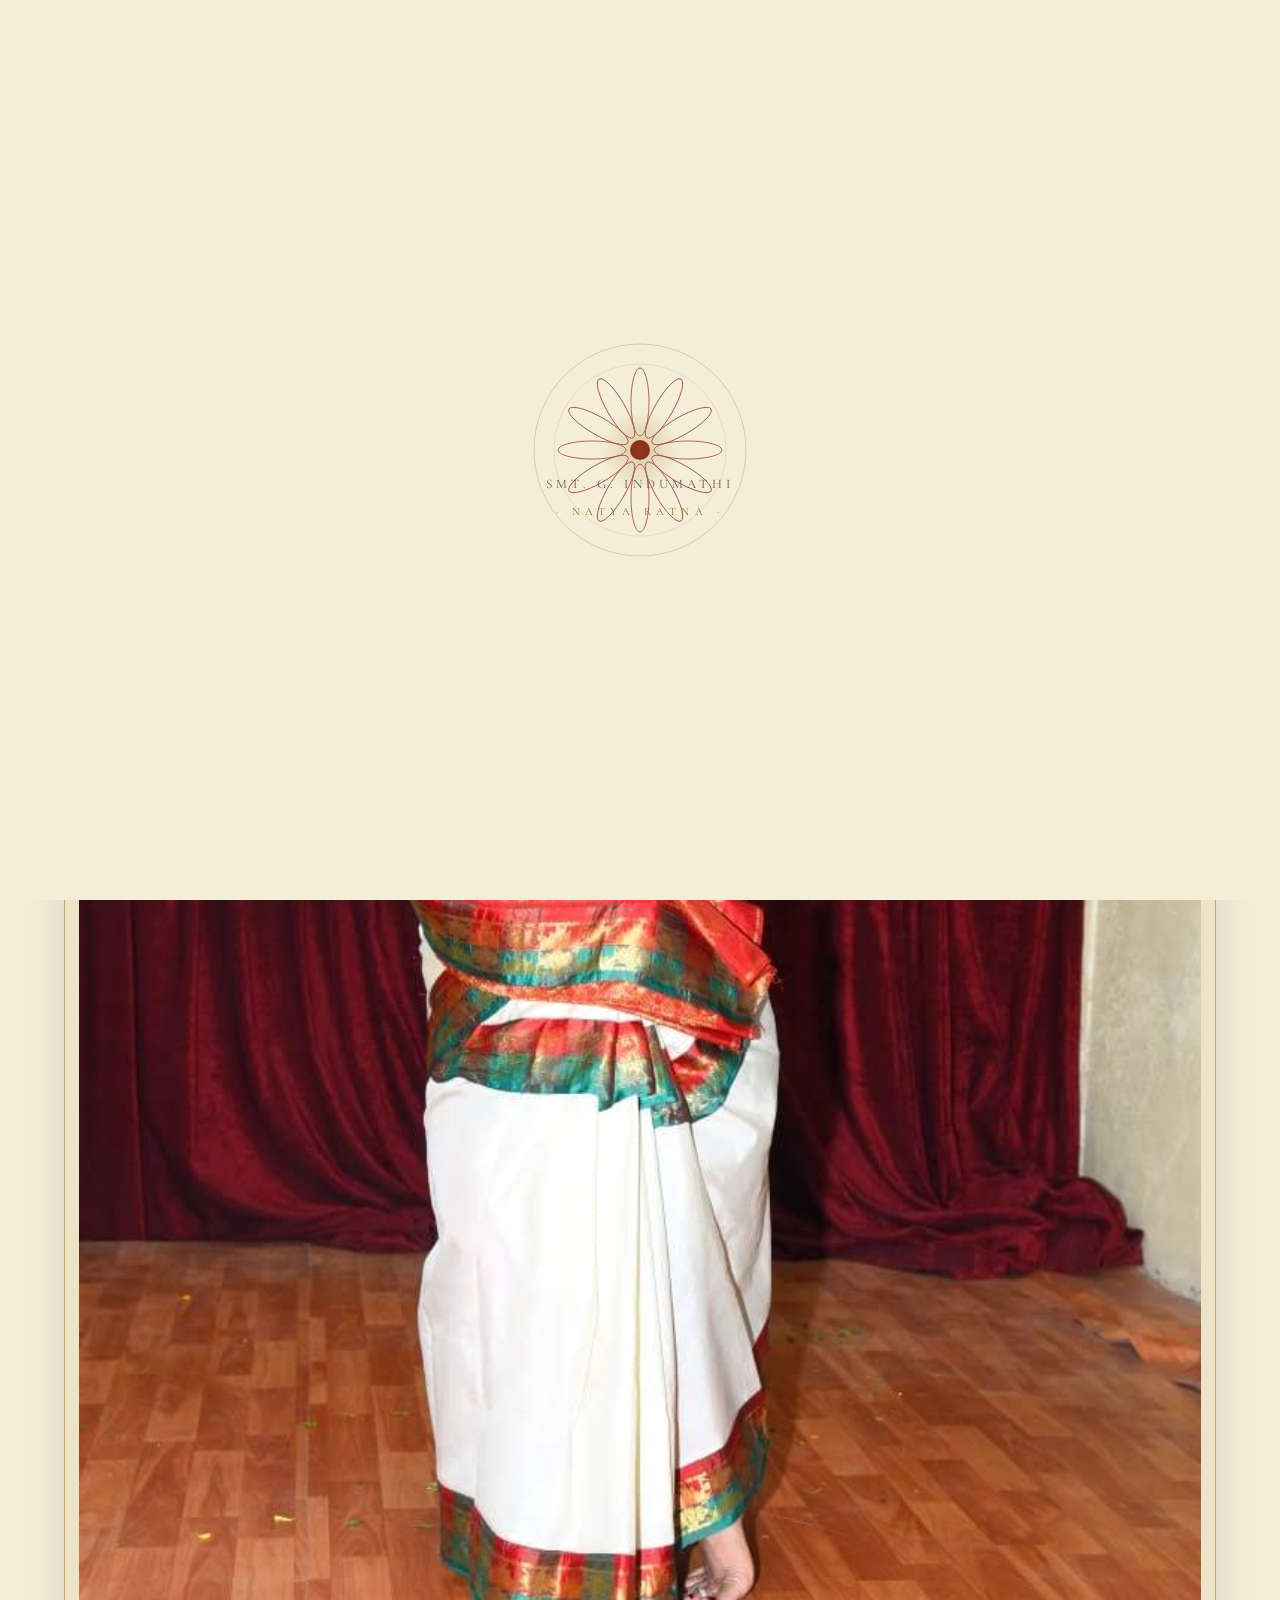
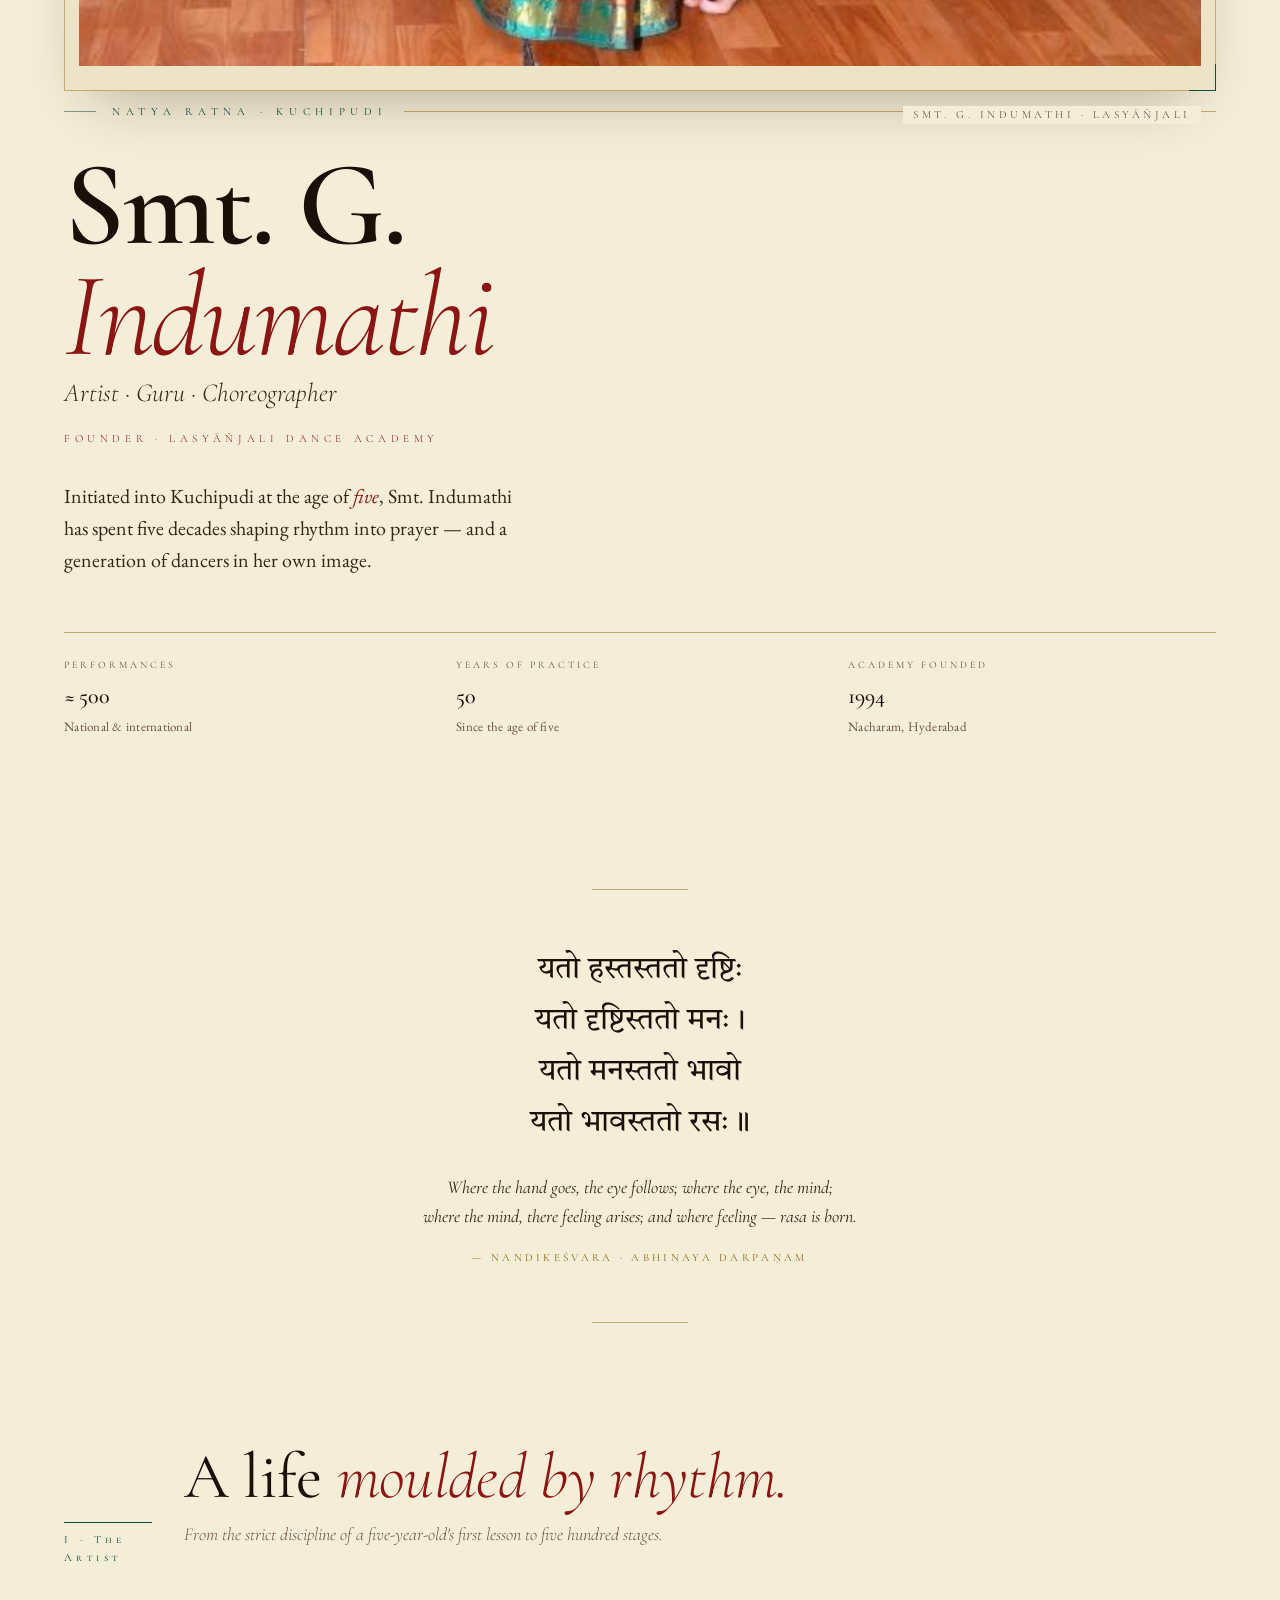
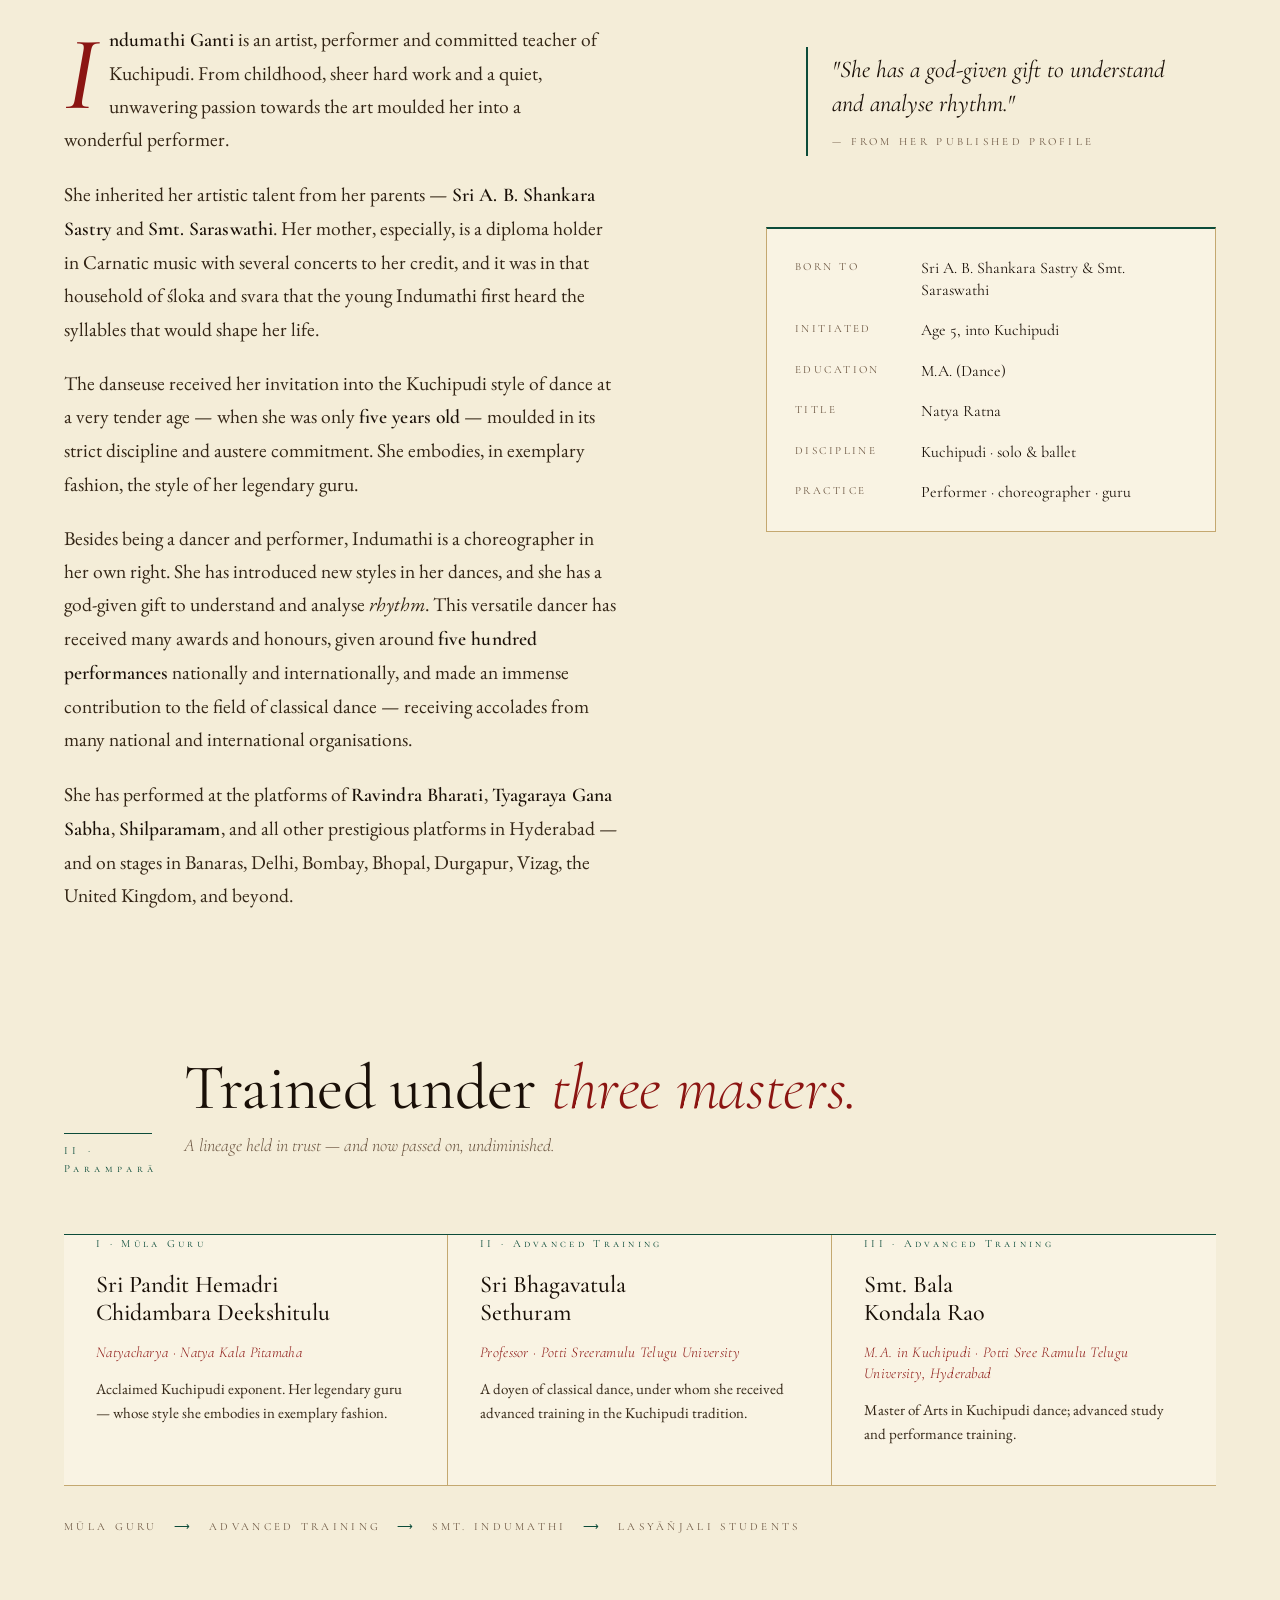
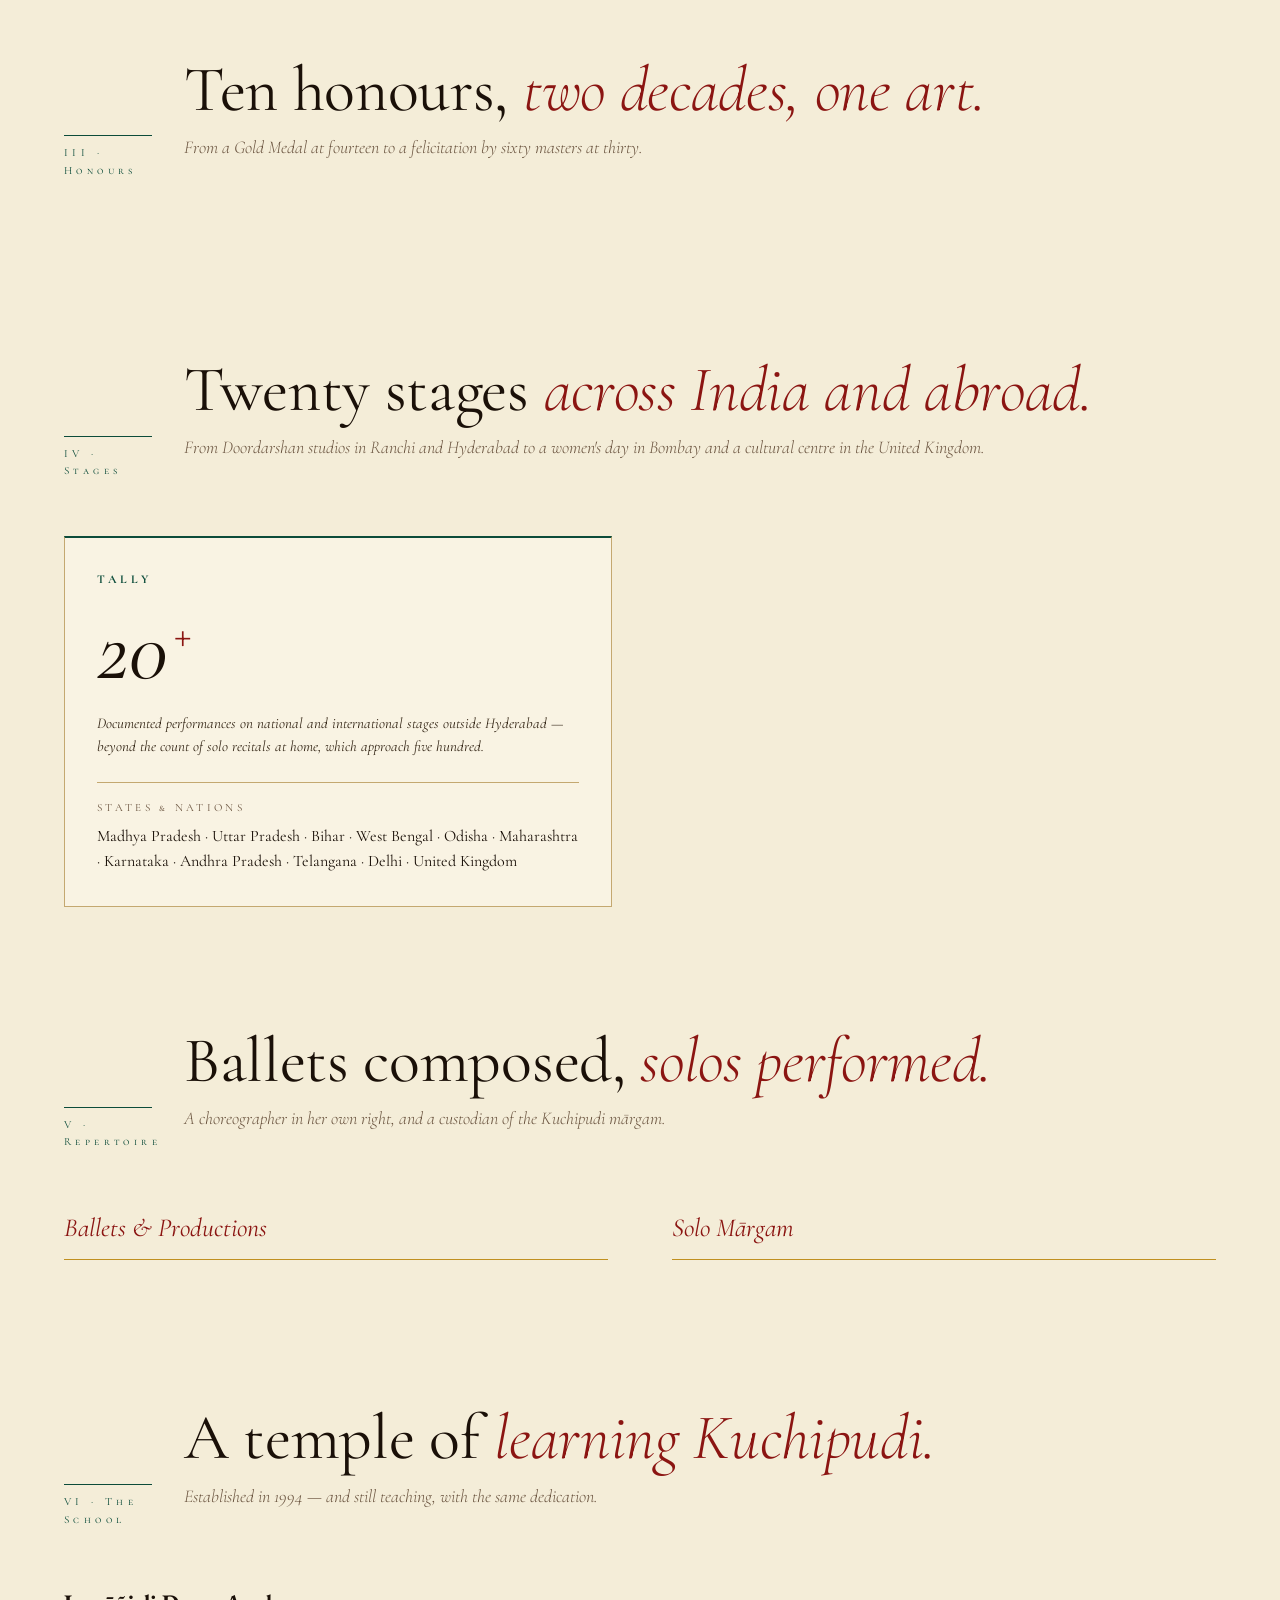
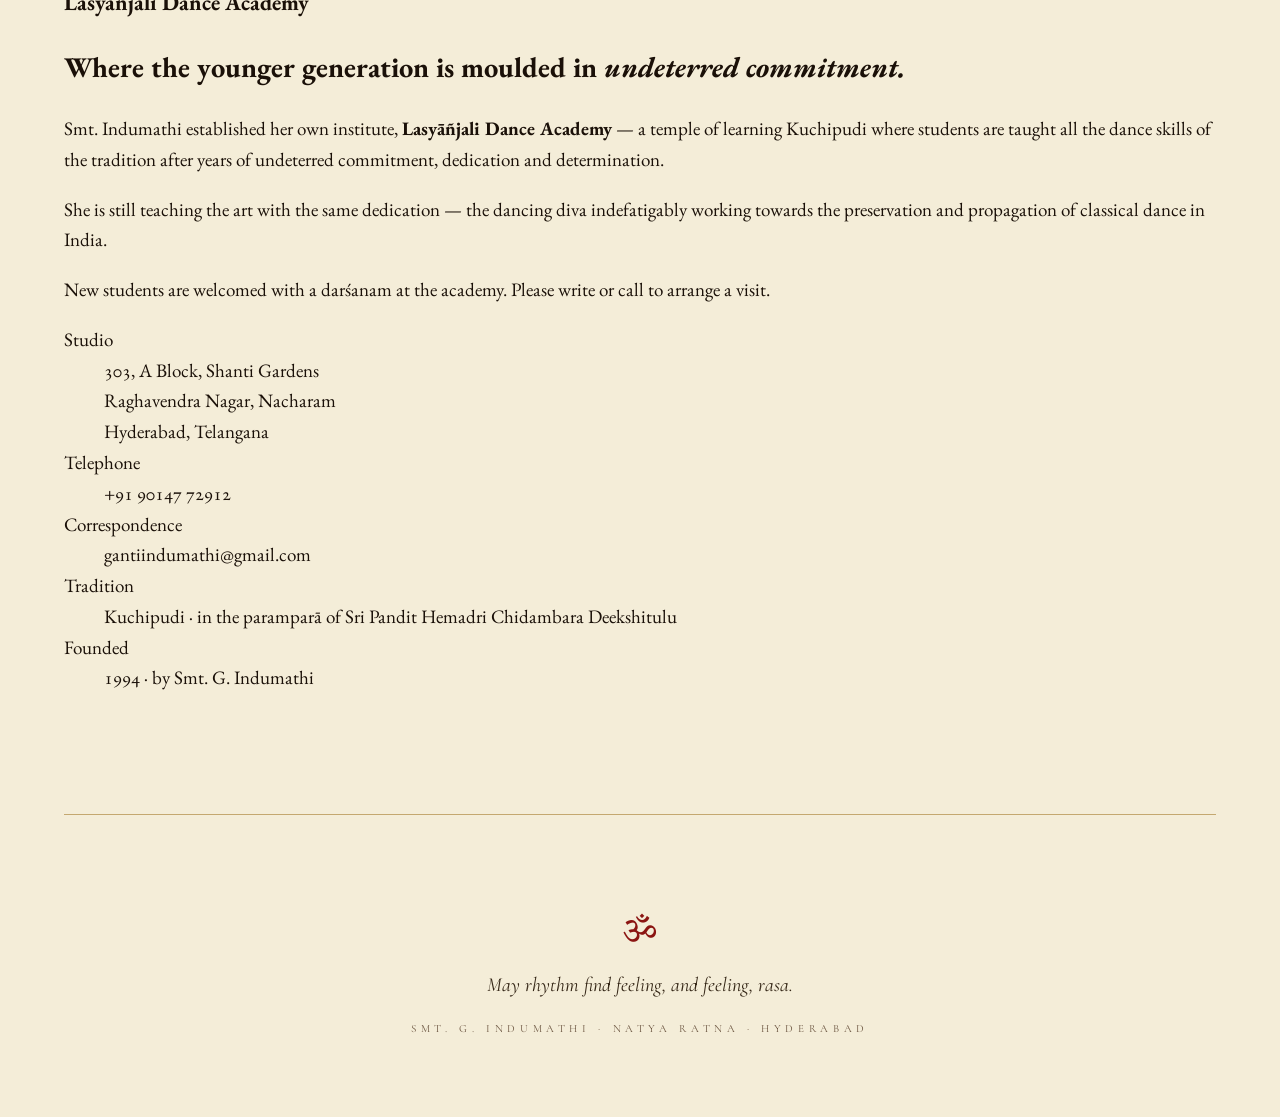
<file: Indumathi.html>
<!doctype html>
<html lang="en">
<head>
<meta charset="utf-8" />
<meta name="viewport" content="width=device-width, initial-scale=1" />
<meta name="description" content="Smt. G. Indumathi — Natya Ratna, Kuchipudi artist, guru and choreographer. Founder of Lasyāñjali Dance Academy, Nacharam, Hyderabad." />
<title>Smt. G. Indumathi · Lasyāñjali Dance Academy</title>
<link rel="preconnect" href="https://fonts.googleapis.com" />
<link rel="preconnect" href="https://fonts.gstatic.com" crossorigin />
<link href="https://fonts.googleapis.com/css2?family=Cormorant+Garamond:ital,wght@0,300;0,400;0,500;0,600;1,300;1,400;1,500&family=Cormorant+SC:wght@400;500&family=EB+Garamond:ital,wght@0,400;0,500;0,600;1,400&family=Tiro+Devanagari+Sanskrit:ital@0;1&family=Tiro+Telugu:ital@0;1&display=swap" rel="stylesheet" />
<link rel="stylesheet" href="styles.css" />
</head>
<body>

<!-- Veil intro -->
<div class="veil" id="veil" aria-hidden="true">
  <div class="veil__mark">
    <svg viewBox="0 0 220 220" width="220" height="220" aria-hidden="true">
      <defs>
        <radialGradient id="lotusGrad" cx="50%" cy="50%" r="50%">
          <stop offset="0%" stop-color="#a07b2c" stop-opacity="0.3"/>
          <stop offset="100%" stop-color="#a07b2c" stop-opacity="0"/>
        </radialGradient>
      </defs>
      <!-- Outer rings expand inward -->
      <circle cx="110" cy="110" r="106" fill="none" stroke="#a07b2c" stroke-width="0.6" opacity="0.5">
        <animate attributeName="r" from="60" to="106" dur="1.4s" fill="freeze" />
        <animate attributeName="opacity" from="0" to="0.5" dur="1.4s" fill="freeze" />
      </circle>
      <circle cx="110" cy="110" r="86" fill="none" stroke="#a07b2c" stroke-width="0.4" opacity="0.4">
        <animate attributeName="r" from="40" to="86" dur="1.6s" begin="0.2s" fill="freeze" />
        <animate attributeName="opacity" from="0" to="0.4" dur="1.6s" begin="0.2s" fill="freeze" />
      </circle>
      <!-- 12-petal lotus -->
      <g fill="none" stroke="#8a1a1a" stroke-width="0.8" opacity="0">
        <animate attributeName="opacity" from="0" to="0.8" dur="1.2s" begin="0.6s" fill="freeze" />
        <g id="petals">
          <ellipse cx="110" cy="62" rx="9" ry="34" />
        </g>
        <use href="#petals" transform="rotate(30 110 110)"/>
        <use href="#petals" transform="rotate(60 110 110)"/>
        <use href="#petals" transform="rotate(90 110 110)"/>
        <use href="#petals" transform="rotate(120 110 110)"/>
        <use href="#petals" transform="rotate(150 110 110)"/>
        <use href="#petals" transform="rotate(180 110 110)"/>
        <use href="#petals" transform="rotate(210 110 110)"/>
        <use href="#petals" transform="rotate(240 110 110)"/>
        <use href="#petals" transform="rotate(270 110 110)"/>
        <use href="#petals" transform="rotate(300 110 110)"/>
        <use href="#petals" transform="rotate(330 110 110)"/>
      </g>
      <!-- Central kumkum dot -->
      <circle cx="110" cy="110" r="10" fill="#8a1a1a" opacity="0">
        <animate attributeName="opacity" from="0" to="1" dur="0.8s" begin="1.2s" fill="freeze"/>
      </circle>
      <circle cx="110" cy="110" r="40" fill="url(#lotusGrad)" opacity="0">
        <animate attributeName="opacity" from="0" to="1" dur="1.2s" begin="1s" fill="freeze"/>
      </circle>
    </svg>
    <div class="veil__name">
      Smt. G. Indumathi
      <span>· Natya Ratna ·</span>
    </div>
  </div>
</div>

<div class="page">

  <!-- Top bar -->
  <header class="topbar">
    <a href="#top" class="topbar__mark">
      <svg class="glyph" viewBox="0 0 36 36" aria-hidden="true">
        <circle cx="18" cy="18" r="17" fill="none" stroke="#a07b2c" stroke-width="0.5"/>
        <g fill="none" stroke="#8a1a1a" stroke-width="0.7">
          <ellipse cx="18" cy="9" rx="2.6" ry="7.2"/>
          <ellipse cx="18" cy="9" rx="2.6" ry="7.2" transform="rotate(60 18 18)"/>
          <ellipse cx="18" cy="9" rx="2.6" ry="7.2" transform="rotate(120 18 18)"/>
          <ellipse cx="18" cy="9" rx="2.6" ry="7.2" transform="rotate(180 18 18)"/>
          <ellipse cx="18" cy="9" rx="2.6" ry="7.2" transform="rotate(240 18 18)"/>
          <ellipse cx="18" cy="9" rx="2.6" ry="7.2" transform="rotate(300 18 18)"/>
        </g>
        <circle cx="18" cy="18" r="2.4" fill="#8a1a1a"/>
      </svg>
      <span>
        <span class="name">Lasyāñjali</span>
        <span class="sub">Kuchipudi · est. 1994</span>
      </span>
    </a>
    <nav class="topbar__nav" aria-label="Page sections">
      <a href="#about">The Artist</a>
      <a href="#lineage">Lineage</a>
      <a href="#awards">Honours</a>
      <a href="#stages">Stages</a>
      <a href="#academy">Academy</a>
    </nav>
  </header>

  <!-- HERO -->
  <section class="hero" id="top">
    <div class="hero__photo-frame reveal">
      <img
        class="hero__photo"
        src="assets/indumathi-hero.jpg"
        alt="Smt. G. Indumathi in full Kuchipudi costume — ivory Kanchipuram silk with multicoloured border, traditional jewellery and stage make-up"
      />
      <div class="hero__caption">Smt. G. Indumathi · Lasyāñjali</div>
    </div>
    <div class="hero__copy">
      <div class="hero__eyebrow reveal">Natya Ratna · Kuchipudi</div>
      <h1 class="hero__name reveal">
        Smt. G.<br/>
        <em>Indumathi</em>
      </h1>
      <p class="hero__title reveal">
        Artist · Guru · Choreographer
        <span class="ratna">Founder · Lasyāñjali Dance Academy</span>
      </p>
      <p class="hero__lede reveal">
        Initiated into Kuchipudi at the age of <em>five</em>, Smt. Indumathi has spent five decades shaping rhythm into prayer — and a generation of dancers in her own image.
      </p>
      <dl class="hero__meta reveal">
        <div>
          <dt>Performances</dt>
          <dd>≈&thinsp;500 <small>National &amp; international</small></dd>
        </div>
        <div>
          <dt>Years of Practice</dt>
          <dd>50<small>Since the age of five</small></dd>
        </div>
        <div>
          <dt>Academy Founded</dt>
          <dd>1994<small>Nacharam, Hyderabad</small></dd>
        </div>
      </dl>
    </div>
  </section>

  <!-- Śloka bridge -->
  <section class="sloka reveal" aria-label="Opening verse">
    <p class="sloka__verse" lang="sa">
      यतो हस्तस्ततो दृष्टिः<br/>
      यतो दृष्टिस्ततो मनः ।<br/>
      यतो मनस्ततो भावो<br/>
      यतो भावस्ततो रसः ॥
    </p>
    <p class="sloka__trans">
      Where the hand goes, the eye follows; where the eye, the mind;<br/>
      where the mind, there feeling arises; and where feeling — rasa is born.
    </p>
    <div class="sloka__cite">— Nandikeśvara · Abhinaya Darpaṇam</div>
  </section>

  <!-- I · The Artist -->
  <section class="section" id="about">
    <header class="section__head">
      <div class="section__num">I · The Artist</div>
      <div>
        <h2 class="section__title">A life <em>moulded by rhythm.</em></h2>
        <p class="section__sub">From the strict discipline of a five-year-old's first lesson to five hundred stages.</p>
      </div>
    </header>

    <div class="bio">
      <div class="bio__prose">
        <p class="dropcap">
          <strong>Indumathi Ganti</strong> is an artist, performer and committed teacher of Kuchipudi. From childhood, sheer hard work and a quiet, unwavering passion towards the art moulded her into a wonderful performer.
        </p>
        <p>
          She inherited her artistic talent from her parents — <strong>Sri A. B. Shankara Sastry</strong> and <strong>Smt. Saraswathi</strong>. Her mother, especially, is a diploma holder in Carnatic music with several concerts to her credit, and it was in that household of śloka and svara that the young Indumathi first heard the syllables that would shape her life.
        </p>
        <p>
          The danseuse received her invitation into the Kuchipudi style of dance at a very tender age — when she was only <strong>five years old</strong> — moulded in its strict discipline and austere commitment. She embodies, in exemplary fashion, the style of her legendary guru.
        </p>
        <p>
          Besides being a dancer and performer, Indumathi is a choreographer in her own right. She has introduced new styles in her dances, and she has a god-given gift to understand and analyse <em>rhythm</em>. This versatile dancer has received many awards and honours, given around <strong>five hundred performances</strong> nationally and internationally, and made an immense contribution to the field of classical dance — receiving accolades from many national and international organisations.
        </p>
        <p>
          She has performed at the platforms of <strong>Ravindra Bharati</strong>, <strong>Tyagaraya Gana Sabha</strong>, <strong>Shilparamam</strong>, and all other prestigious platforms in Hyderabad — and on stages in Banaras, Delhi, Bombay, Bhopal, Durgapur, Vizag, the United Kingdom, and beyond.
        </p>
      </div>
      <aside class="bio__aside">
        <blockquote class="pullquote">
          "She has a god-given gift to understand and analyse rhythm."
          <cite>— from her published profile</cite>
        </blockquote>
        <dl class="factcard">
          <div class="factcard__row"><dt>Born to</dt><dd>Sri A. B. Shankara Sastry &amp; Smt. Saraswathi</dd></div>
          <div class="factcard__row"><dt>Initiated</dt><dd>Age 5, into Kuchipudi</dd></div>
          <div class="factcard__row"><dt>Education</dt><dd>M.A. (Dance)</dd></div>
          <div class="factcard__row"><dt>Title</dt><dd>Natya Ratna</dd></div>
          <div class="factcard__row"><dt>Discipline</dt><dd>Kuchipudi · solo &amp; ballet</dd></div>
          <div class="factcard__row"><dt>Practice</dt><dd>Performer · choreographer · guru</dd></div>
        </dl>
      </aside>
    </div>
  </section>

  <!-- II · Paramparā -->
  <section class="section" id="lineage">
    <header class="section__head">
      <div class="section__num">II · Paramparā</div>
      <div>
        <h2 class="section__title">Trained under <em>three masters.</em></h2>
        <p class="section__sub">A lineage held in trust — and now passed on, undiminished.</p>
      </div>
    </header>

    <div class="lineage">
      <article class="lineage__guru">
        <div class="lineage__num">I · Mūla Guru</div>
        <h3 class="lineage__name">Sri Pandit Hemadri<br/>Chidambara Deekshitulu</h3>
        <div class="lineage__epithet">Natyacharya · Natya Kala Pitamaha</div>
        <p class="lineage__note">Acclaimed Kuchipudi exponent. Her legendary guru — whose style she embodies in exemplary fashion.</p>
      </article>
      <article class="lineage__guru">
        <div class="lineage__num">II · Advanced Training</div>
        <h3 class="lineage__name">Sri Bhagavatula<br/>Sethuram</h3>
        <div class="lineage__epithet">Professor · Potti Sreeramulu Telugu University</div>
        <p class="lineage__note">A doyen of classical dance, under whom she received advanced training in the Kuchipudi tradition.</p>
      </article>
      <article class="lineage__guru">
        <div class="lineage__num">III · Advanced Training</div>
        <h3 class="lineage__name">Smt. Bala<br/>Kondala Rao</h3>
        <div class="lineage__epithet">M.A. in Kuchipudi · Potti Sree Ramulu Telugu University, Hyderabad</div>
        <p class="lineage__note">Master of Arts in Kuchipudi dance; advanced study and performance training.</p>
      </article>
    </div>
    <div class="lineage__legend">
      <span>Mūla Guru</span>
      <span class="arrow">⟶</span>
      <span>Advanced Training</span>
      <span class="arrow">⟶</span>
      <span>Smt. Indumathi</span>
      <span class="arrow">⟶</span>
      <span>Lasyāñjali Students</span>
    </div>
  </section>

  <!-- III · Honours -->
  <section class="section" id="awards">
    <header class="section__head">
      <div class="section__num">III · Honours</div>
      <div>
        <h2 class="section__title">Ten honours, <em>two decades, one art.</em></h2>
        <p class="section__sub">From a Gold Medal at fourteen to a felicitation by sixty masters at thirty.</p>
      </div>
    </header>

    <div class="awards" id="awards-list"></div>
  </section>

  <!-- IV · Stages -->
  <section class="section" id="stages">
    <header class="section__head">
      <div class="section__num">IV · Stages</div>
      <div>
        <h2 class="section__title">Twenty stages <em>across India and abroad.</em></h2>
        <p class="section__sub">From Doordarshan studios in Ranchi and Hyderabad to a women's day in Bombay and a cultural centre in the United Kingdom.</p>
      </div>
    </header>

    <div class="stages">
      <aside class="stages__map">
        <h3>Tally</h3>
        <p class="count">20<em>+</em></p>
        <p>Documented performances on national and international stages outside Hyderabad — beyond the count of solo recitals at home, which approach five hundred.</p>
        <p class="tally-label">States &amp; nations</p>
        <p class="tally-states">Madhya Pradesh · Uttar Pradesh · Bihar · West Bengal · Odisha · Maharashtra · Karnataka · Andhra Pradesh · Telangana · Delhi · United Kingdom</p>
      </aside>
      <ol class="stages__list" id="stages-list"></ol>
    </div>
  </section>

  <!-- V · Repertoire -->
  <section class="section" id="rep">
    <header class="section__head">
      <div class="section__num">V · Repertoire</div>
      <div>
        <h2 class="section__title">Ballets composed, <em>solos performed.</em></h2>
        <p class="section__sub">A choreographer in her own right, and a custodian of the Kuchipudi mārgam.</p>
      </div>
    </header>

    <div class="rep">
      <div class="rep__col">
        <h3>Ballets &amp; Productions</h3>
        <div id="rep-ballets"></div>
      </div>
      <div class="rep__col">
        <h3>Solo Mārgam</h3>
        <div id="rep-solo"></div>
      </div>
    </div>
  </section>

  <!-- VI · The School -->
  <section class="section" id="academy">
    <header class="section__head">
      <div class="section__num">VI · The School</div>
      <div>
        <h2 class="section__title">A temple of <em>learning Kuchipudi.</em></h2>
        <p class="section__sub">Established in 1994 — and still teaching, with the same dedication.</p>
      </div>
    </header>

    <div class="academy">
      <div class="academy__copy">
        <h3>Lasyāñjali Dance Academy</h3>
        <h2 class="academy__title">Where the younger generation is moulded in <em>undeterred commitment.</em></h2>
        <p>
          Smt. Indumathi established her own institute, <strong>Lasyāñjali Dance Academy</strong> — a temple of learning Kuchipudi where students are taught all the dance skills of the tradition after years of undeterred commitment, dedication and determination.
        </p>
        <p>
          She is still teaching the art with the same dedication — the dancing diva indefatigably working towards the preservation and propagation of classical dance in India.
        </p>
        <p class="invitation">
          New students are welcomed with a darśanam at the academy. Please write or call to arrange a visit.
        </p>
      </div>
      <dl class="academy__details">
        <div class="row">
          <dt>Studio</dt>
          <dd>303, A&nbsp;Block, Shanti Gardens<br/>Raghavendra Nagar, Nacharam<br/>Hyderabad, Telangana</dd>
        </div>
        <div class="row">
          <dt>Telephone</dt>
          <dd><a href="tel:+919014772912">+91 90147 72912</a></dd>
        </div>
        <div class="row">
          <dt>Correspondence</dt>
          <dd><a href="mailto:gantiindumathi@gmail.com">gantiindumathi@gmail.com</a></dd>
        </div>
        <div class="row">
          <dt>Tradition</dt>
          <dd>Kuchipudi · in the paramparā of Sri Pandit Hemadri Chidambara Deekshitulu</dd>
        </div>
        <div class="row">
          <dt>Founded</dt>
          <dd>1994 · by Smt. G. Indumathi</dd>
        </div>
      </dl>
    </div>
  </section>

  <!-- Colophon -->
  <footer class="colophon">
    <div class="colophon__sym" lang="sa" aria-hidden="true">ॐ</div>
    <p class="colophon__line">
      May rhythm find feeling, and feeling, rasa.
    </p>
    <div class="colophon__sig">Smt. G. Indumathi · Natya Ratna · Hyderabad</div>
  </footer>

</div><!-- /.page -->

<script src="data.js"></script>
<script>
(function () {
  // Veil dismiss after intro animation completes
  window.addEventListener('load', function () {
    setTimeout(function () {
      document.getElementById('veil').classList.add('gone');
    }, 2600);
  });

  // Reveal on scroll
  var io = new IntersectionObserver(function (entries) {
    entries.forEach(function (e) {
      if (e.isIntersecting) {
        e.target.classList.add('in');
        io.unobserve(e.target);
      }
    });
  }, { threshold: 0.12, rootMargin: '0px 0px -8% 0px' });

  // Observe sections and key elements
  document.querySelectorAll(
    '.section, .sloka, .academy, .lineage__guru, .stage-item, .award, .rep__item, .factcard, .pullquote'
  ).forEach(function (el) {
    el.classList.add('reveal');
    io.observe(el);
  });
  // Hero elements are pre-marked reveal — observe them too
  document.querySelectorAll('.hero .reveal').forEach(function (el) {
    io.observe(el);
  });

  // Render data-driven lists
  var D = window.INDUMATHI;

  // Awards
  var awardsHost = document.getElementById('awards-list');
  D.awards.forEach(function (a, i) {
    var el = document.createElement('article');
    el.className = 'award reveal';
    el.innerHTML =
      '<div class="award__year">' + a.year + '<small>No. ' + String(i + 1).padStart(2, '0') + '</small></div>' +
      '<div>' +
        '<h3 class="award__title">' + a.title + '</h3>' +
        '<p class="award__body">' + a.body + '</p>' +
      '</div>';
    awardsHost.appendChild(el);
    io.observe(el);
  });

  // Stages
  var stagesHost = document.getElementById('stages-list');
  D.performances.forEach(function (p, i) {
    var li = document.createElement('li');
    li.className = 'stage-item reveal';
    var html = p.includes(' · ')
      ? p.split(' · ').map(function (part, idx) {
          return idx === 0 ? part : '<em>· ' + part + '</em>';
        }).join(' ')
      : p;
    li.innerHTML =
      '<span class="stage-item__n">' + String(i + 1).padStart(2, '0') + '</span>' +
      '<span class="stage-item__t">' + html + '</span>';
    stagesHost.appendChild(li);
    io.observe(li);
  });

  // Repertoire — ballets
  var ballHost = document.getElementById('rep-ballets');
  D.repertoire.ballets.forEach(function (b) {
    var div = document.createElement('div');
    div.className = 'rep__item reveal';
    div.innerHTML = '<div class="n">' + b.name + '</div><div class="d">' + b.note + '</div>';
    ballHost.appendChild(div);
    io.observe(div);
  });

  // Repertoire — solo mārgam
  var soloHost = document.getElementById('rep-solo');
  D.repertoire.solo.forEach(function (b) {
    var div = document.createElement('div');
    div.className = 'rep__item reveal';
    div.innerHTML = '<div class="n">' + b.name + '</div><div class="d">' + b.note + '</div>';
    soloHost.appendChild(div);
    io.observe(div);
  });
}());
</script>

</body>
</html>
</file>
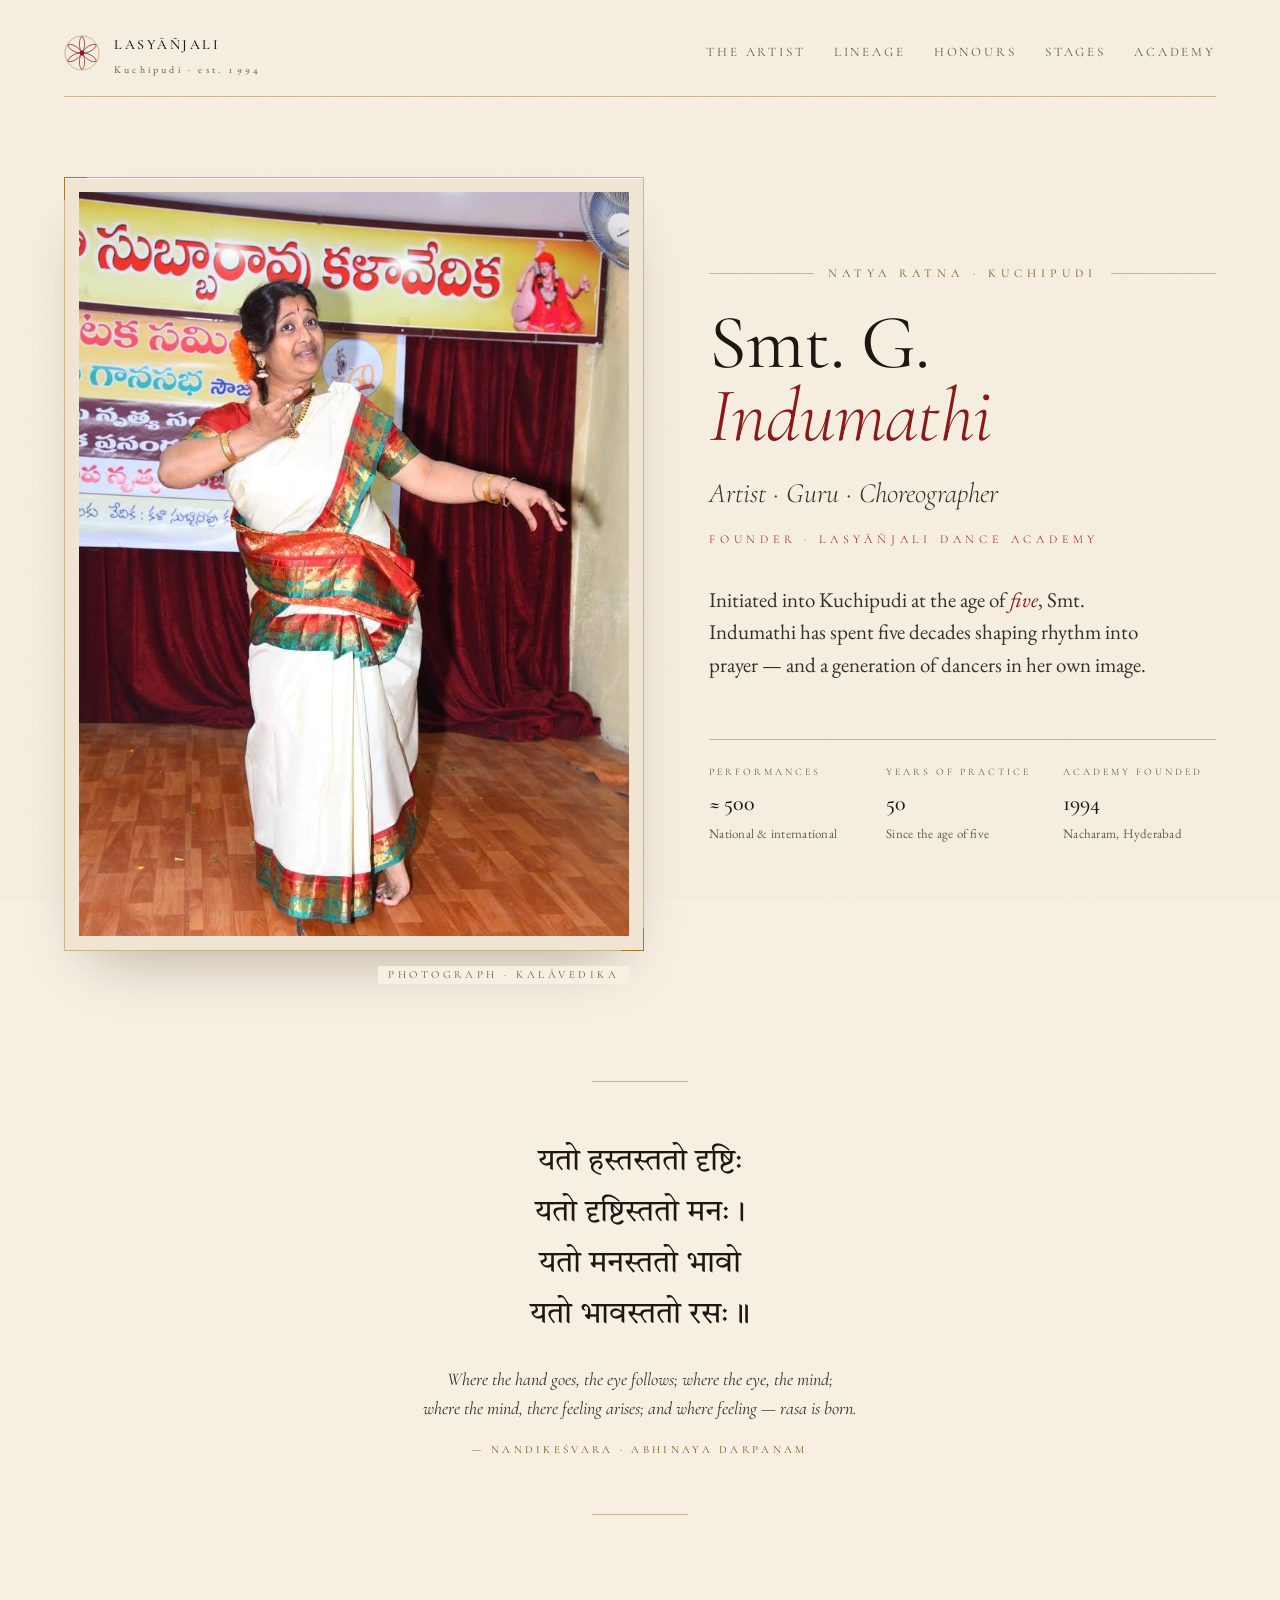
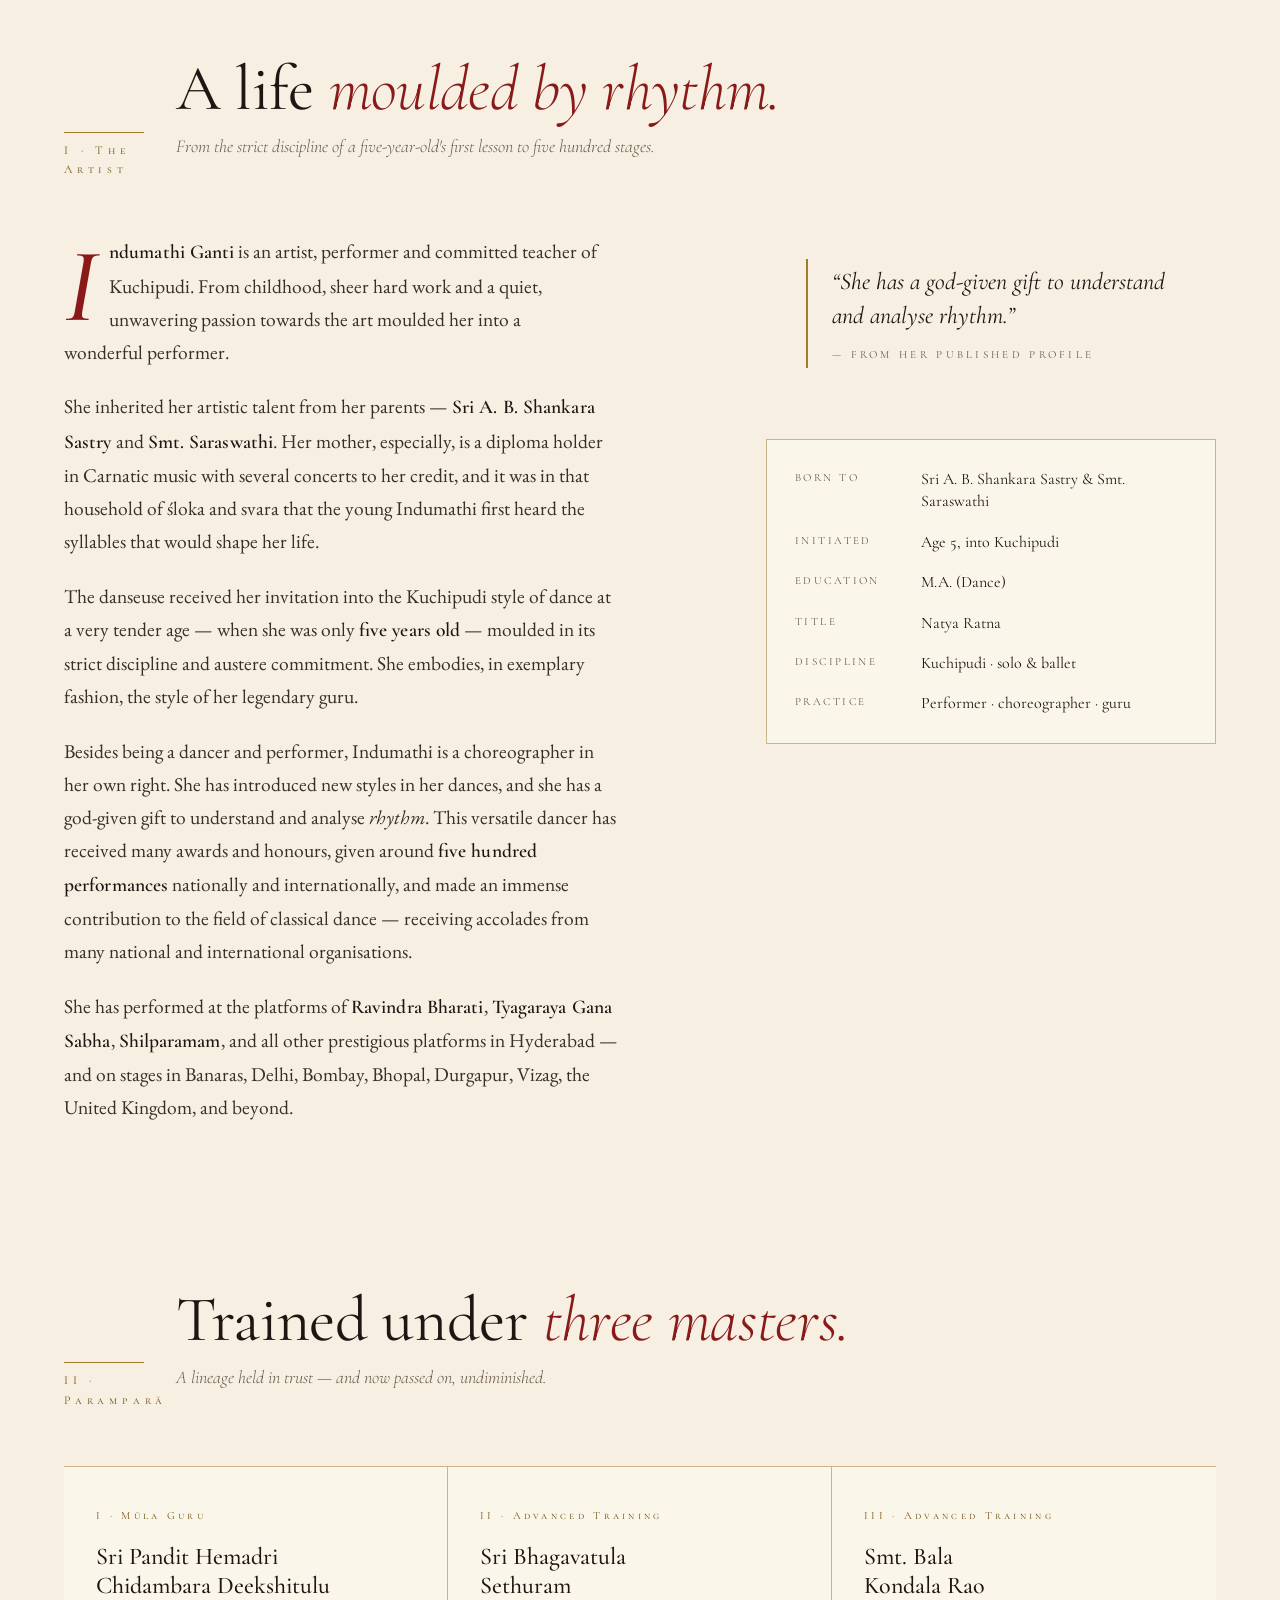
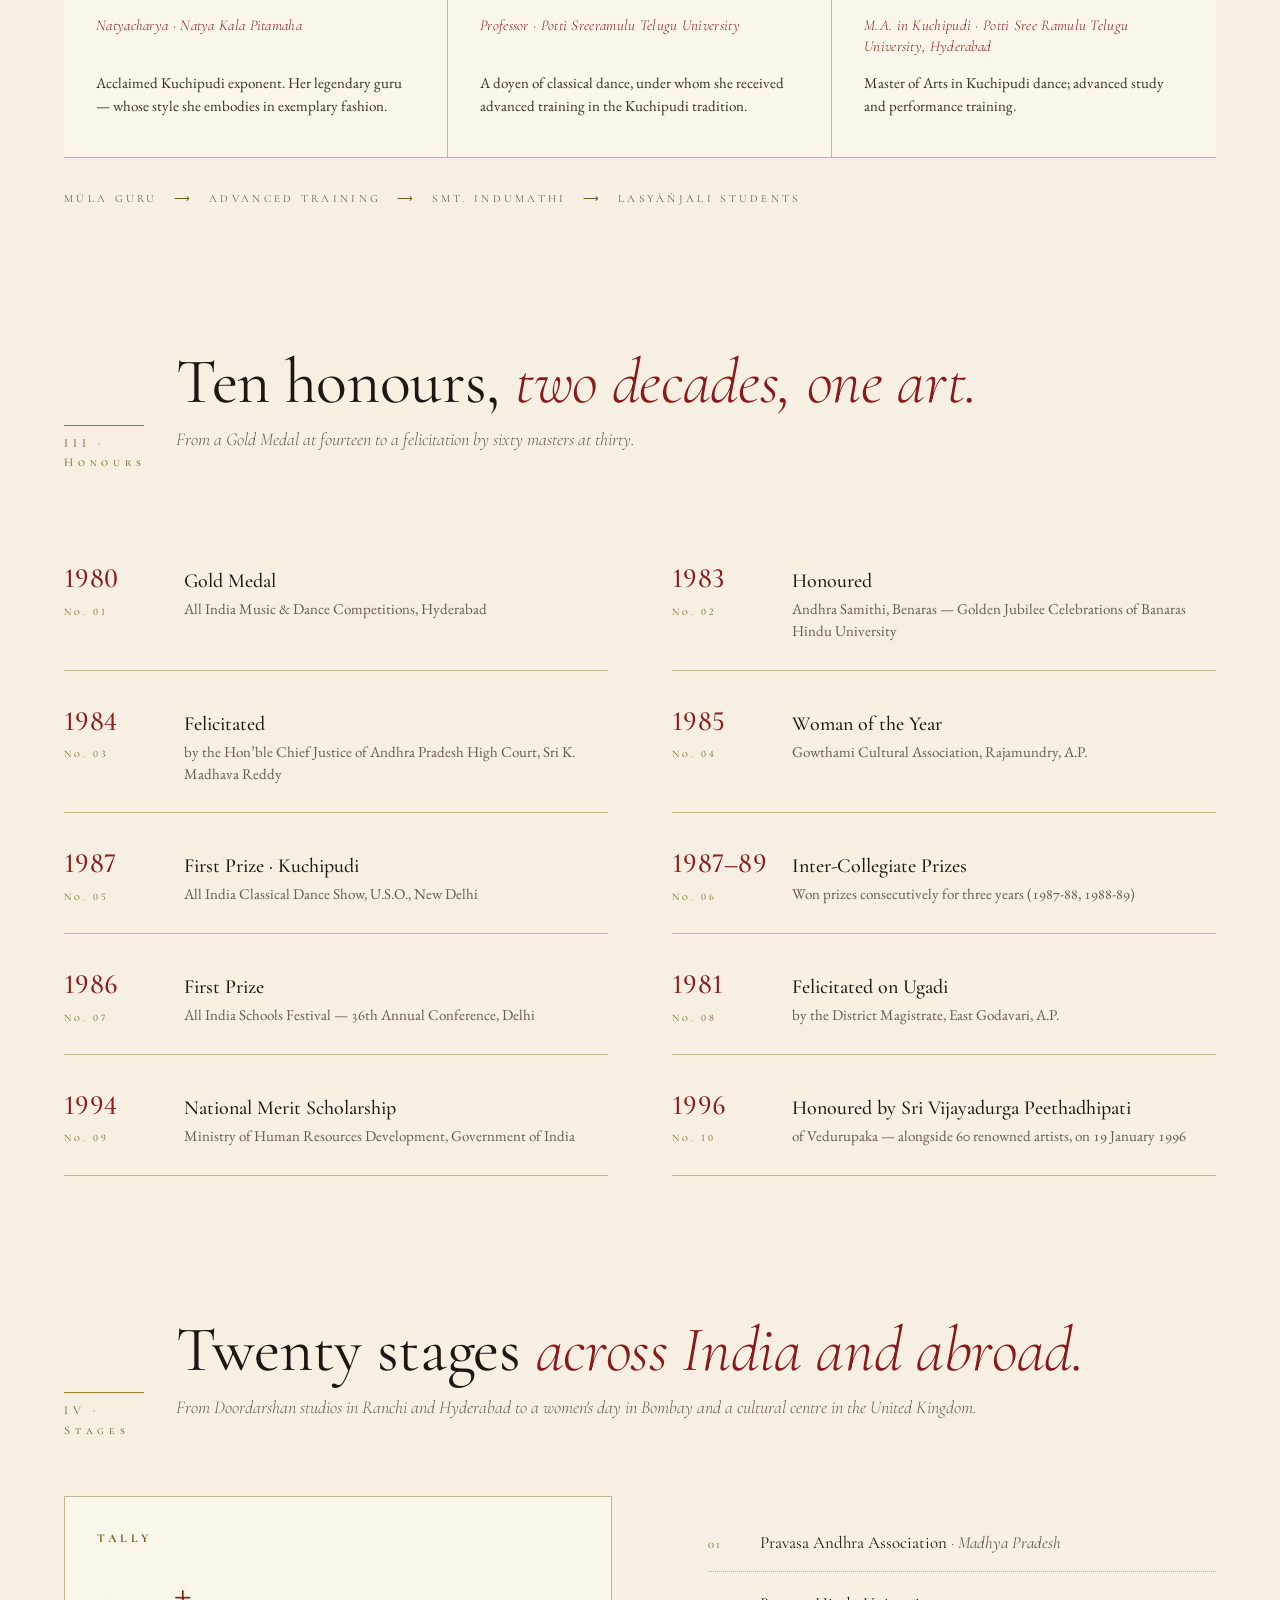
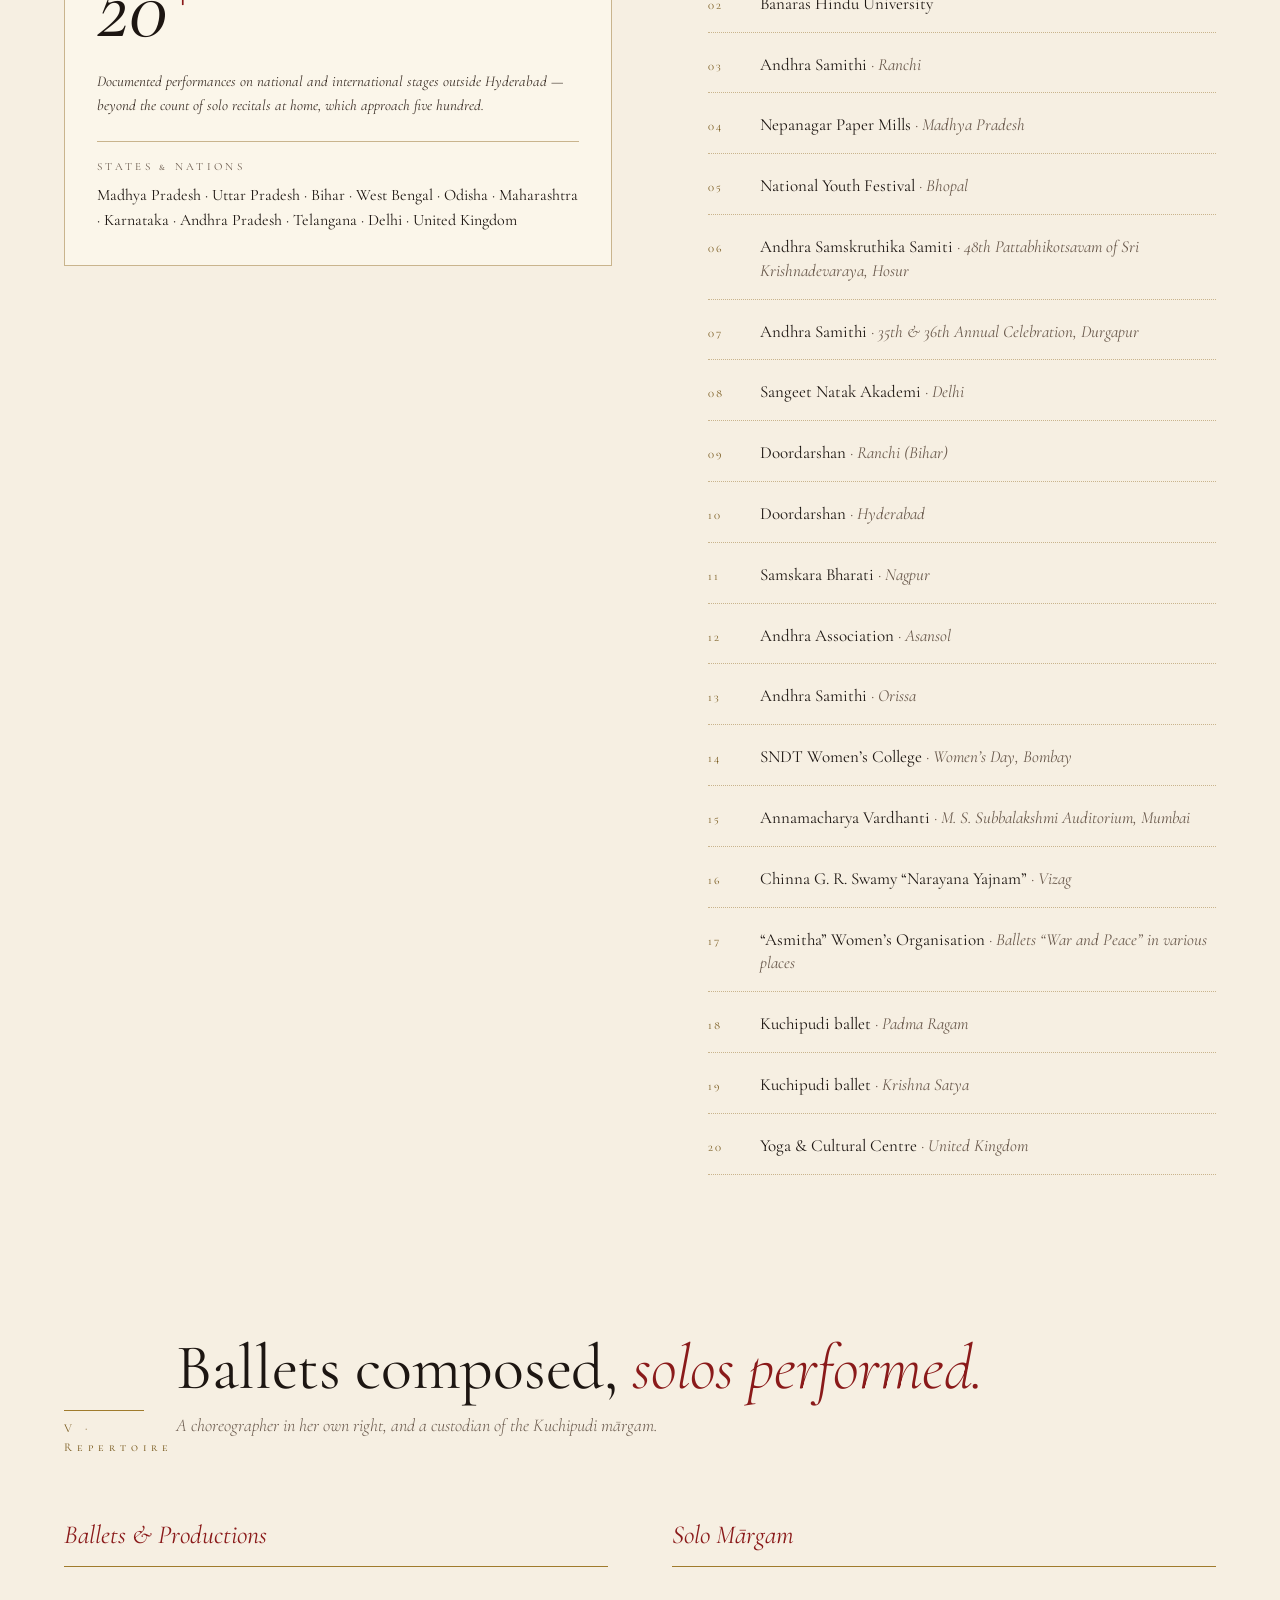
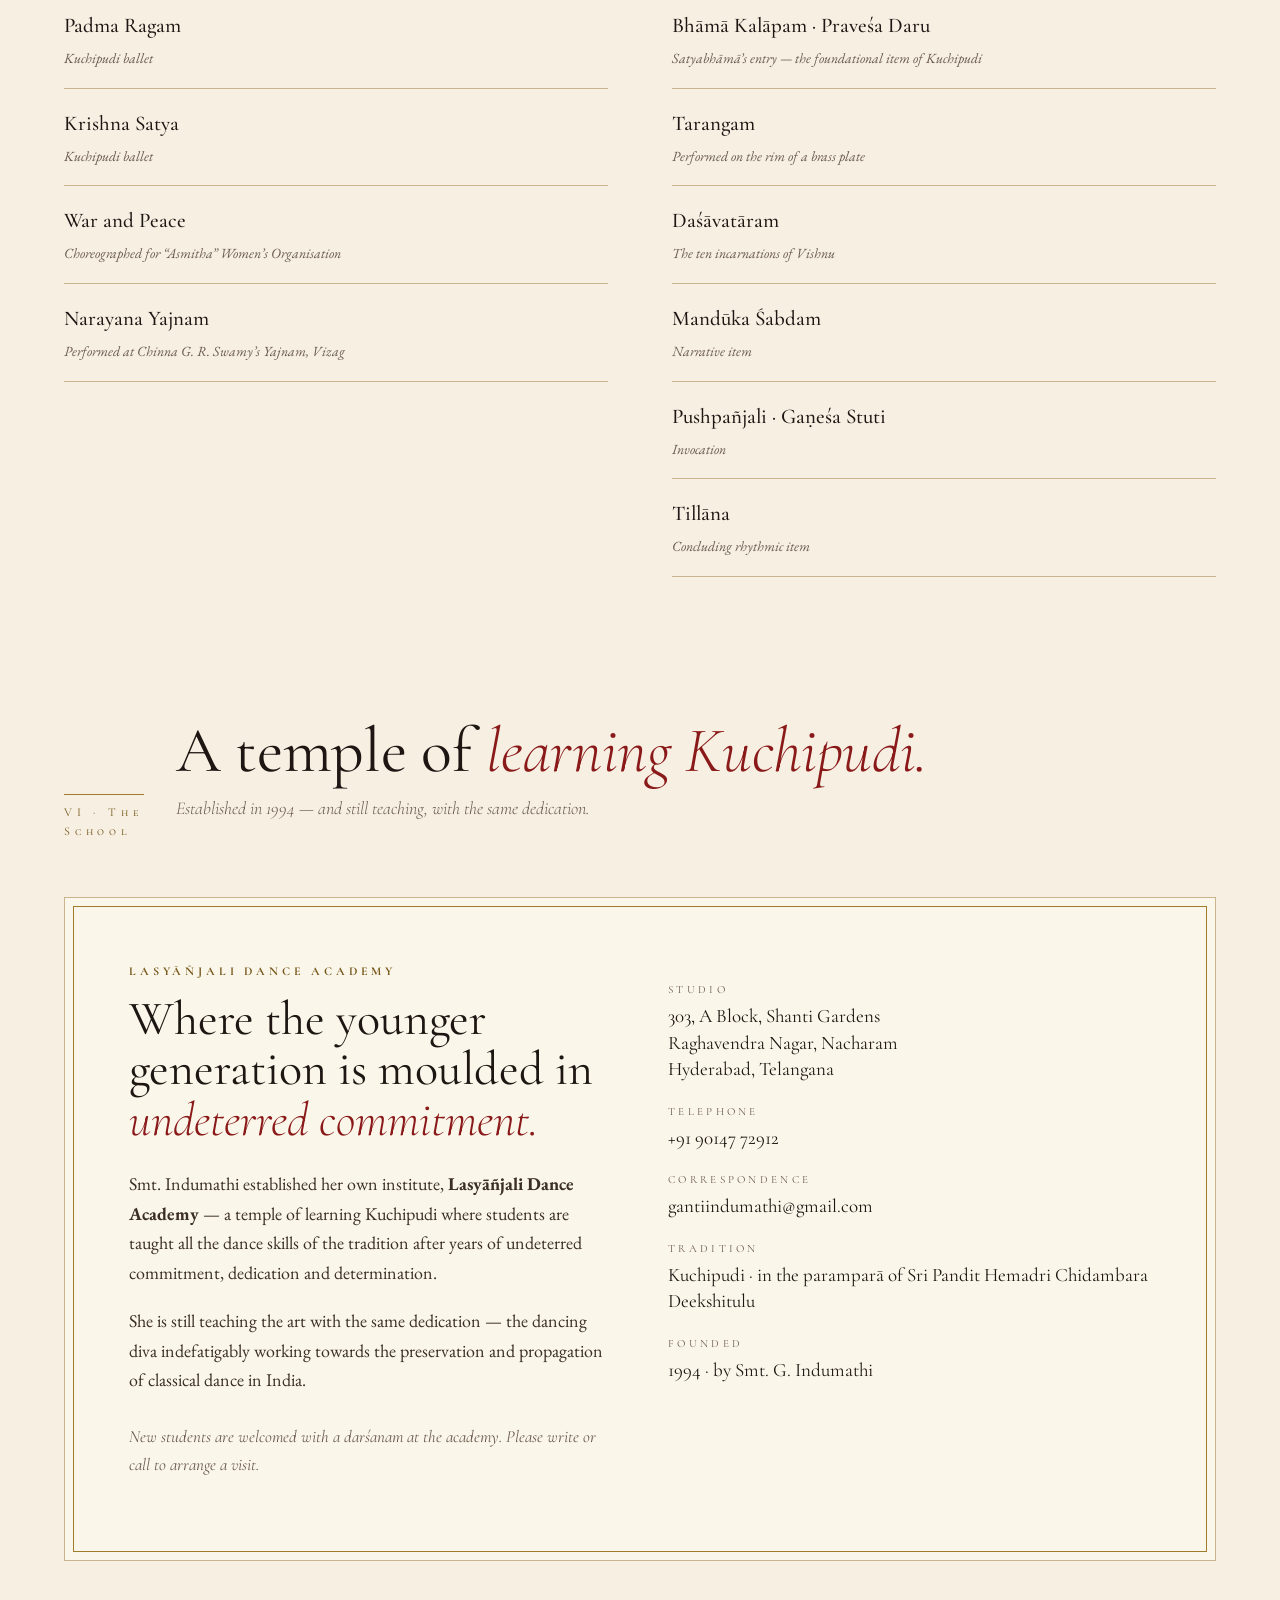
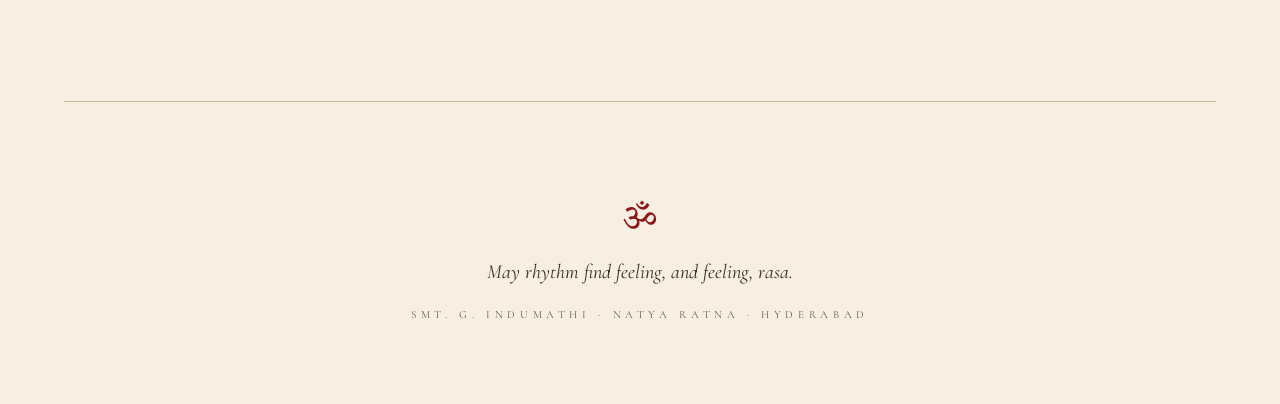
<file: project/Indumathi.html>
<!doctype html>
<html lang="en">
<head>
<meta charset="utf-8" />
<meta name="viewport" content="width=device-width, initial-scale=1" />
<title>Smt. G. Indumathi · Lasyāñjali Dance Academy</title>
<link rel="preconnect" href="https://fonts.googleapis.com" />
<link rel="preconnect" href="https://fonts.gstatic.com" crossorigin />
<link href="https://fonts.googleapis.com/css2?family=Cormorant+Garamond:ital,wght@0,300;0,400;0,500;0,600;1,300;1,400;1,500&family=Cormorant+SC:wght@400;500&family=EB+Garamond:ital,wght@0,400;0,500;0,600;1,400&family=Tiro+Devanagari+Sanskrit:ital@0;1&family=Tiro+Telugu:ital@0;1&display=swap" rel="stylesheet">
<link rel="stylesheet" href="styles.css" />
</head>
<body>

<!-- Veil intro -->
<div class="veil" id="veil" aria-hidden="true">
  <div class="veil__mark">
    <svg viewBox="0 0 220 220" width="220" height="220" aria-hidden="true">
      <defs>
        <radialGradient id="lotusGrad" cx="50%" cy="50%" r="50%">
          <stop offset="0%" stop-color="#a07b2c" stop-opacity="0.3"/>
          <stop offset="100%" stop-color="#a07b2c" stop-opacity="0"/>
        </radialGradient>
      </defs>
      <circle cx="110" cy="110" r="106" fill="none" stroke="#a07b2c" stroke-width="0.6" opacity="0.5">
        <animate attributeName="r" from="60" to="106" dur="1.4s" fill="freeze" />
        <animate attributeName="opacity" from="0" to="0.5" dur="1.4s" fill="freeze" />
      </circle>
      <circle cx="110" cy="110" r="86" fill="none" stroke="#a07b2c" stroke-width="0.4" opacity="0.4">
        <animate attributeName="r" from="40" to="86" dur="1.6s" begin="0.2s" fill="freeze" />
        <animate attributeName="opacity" from="0" to="0.4" dur="1.6s" begin="0.2s" fill="freeze" />
      </circle>
      <!-- 12-petal lotus -->
      <g fill="none" stroke="#8a1a1a" stroke-width="0.8" opacity="0">
        <animate attributeName="opacity" from="0" to="0.8" dur="1.2s" begin="0.6s" fill="freeze" />
        <g id="petals">
          <ellipse cx="110" cy="62" rx="9" ry="34" />
        </g>
        <use href="#petals" transform="rotate(30 110 110)"/>
        <use href="#petals" transform="rotate(60 110 110)"/>
        <use href="#petals" transform="rotate(90 110 110)"/>
        <use href="#petals" transform="rotate(120 110 110)"/>
        <use href="#petals" transform="rotate(150 110 110)"/>
        <use href="#petals" transform="rotate(180 110 110)"/>
        <use href="#petals" transform="rotate(210 110 110)"/>
        <use href="#petals" transform="rotate(240 110 110)"/>
        <use href="#petals" transform="rotate(270 110 110)"/>
        <use href="#petals" transform="rotate(300 110 110)"/>
        <use href="#petals" transform="rotate(330 110 110)"/>
      </g>
      <circle cx="110" cy="110" r="10" fill="#8a1a1a" opacity="0">
        <animate attributeName="opacity" from="0" to="1" dur="0.8s" begin="1.2s" fill="freeze"/>
      </circle>
      <circle cx="110" cy="110" r="40" fill="url(#lotusGrad)" opacity="0">
        <animate attributeName="opacity" from="0" to="1" dur="1.2s" begin="1s" fill="freeze"/>
      </circle>
    </svg>
    <div class="veil__name">
      Smt. G. Indumathi
      <span>· Natya Ratna ·</span>
    </div>
  </div>
</div>

<div class="page">

  <!-- Top bar -->
  <header class="topbar">
    <a href="#top" class="topbar__mark">
      <svg class="glyph" viewBox="0 0 36 36" aria-hidden="true">
        <circle cx="18" cy="18" r="17" fill="none" stroke="#a07b2c" stroke-width="0.5"/>
        <g fill="none" stroke="#8a1a1a" stroke-width="0.7">
          <ellipse cx="18" cy="9" rx="2.6" ry="7.2"/>
          <ellipse cx="18" cy="9" rx="2.6" ry="7.2" transform="rotate(60 18 18)"/>
          <ellipse cx="18" cy="9" rx="2.6" ry="7.2" transform="rotate(120 18 18)"/>
          <ellipse cx="18" cy="9" rx="2.6" ry="7.2" transform="rotate(180 18 18)"/>
          <ellipse cx="18" cy="9" rx="2.6" ry="7.2" transform="rotate(240 18 18)"/>
          <ellipse cx="18" cy="9" rx="2.6" ry="7.2" transform="rotate(300 18 18)"/>
        </g>
        <circle cx="18" cy="18" r="2.4" fill="#8a1a1a"/>
      </svg>
      <span>
        <span class="name">Lasyāñjali</span>
        <span class="sub">Kuchipudi · est. 1994</span>
      </span>
    </a>
    <nav class="topbar__nav">
      <a href="#about">The Artist</a>
      <a href="#lineage">Lineage</a>
      <a href="#awards">Honours</a>
      <a href="#stages">Stages</a>
      <a href="#academy">Academy</a>
    </nav>
  </header>

  <!-- HERO -->
  <section class="hero" id="top">
    <div class="hero__photo-frame reveal">
      <img class="hero__photo" src="assets/indumathi-hero.jpg" alt="Smt. G. Indumathi in Kuchipudi pose, ivory kanchipuram with multicoloured border" />
      <div class="hero__caption">Photograph · Kalāvedika</div>
    </div>
    <div class="hero__copy">
      <div class="hero__eyebrow reveal">Natya Ratna · Kuchipudi</div>
      <h1 class="hero__name reveal">
        Smt. G.<br/>
        <em>Indumathi</em>
      </h1>
      <p class="hero__title reveal">
        Artist · Guru · Choreographer
        <span class="ratna">Founder · Lasyāñjali Dance Academy</span>
      </p>
      <p class="hero__lede reveal">
        Initiated into Kuchipudi at the age of <em>five</em>, Smt. Indumathi has spent five decades shaping rhythm into prayer — and a generation of dancers in her own image.
      </p>
      <dl class="hero__meta reveal">
        <div>
          <dt>Performances</dt>
          <dd>≈&thinsp;500 <small>National &amp; international</small></dd>
        </div>
        <div>
          <dt>Years of Practice</dt>
          <dd>50<small>Since the age of five</small></dd>
        </div>
        <div>
          <dt>Academy Founded</dt>
          <dd>1994<small>Nacharam, Hyderabad</small></dd>
        </div>
      </dl>
    </div>
  </section>

  <!-- Sloka -->
  <section class="sloka reveal">
    <p class="sloka__verse">
      यतो हस्तस्ततो दृष्टिः<br/>
      यतो दृष्टिस्ततो मनः ।<br/>
      यतो मनस्ततो भावो<br/>
      यतो भावस्ततो रसः ॥
    </p>
    <p class="sloka__trans">
      Where the hand goes, the eye follows; where the eye, the mind;<br/>
      where the mind, there feeling arises; and where feeling — rasa is born.
    </p>
    <div class="sloka__cite">— Nandikeśvara · Abhinaya Darpaṇam</div>
  </section>

  <!-- About -->
  <section class="section" id="about">
    <header class="section__head">
      <div class="section__num">I · The Artist</div>
      <div>
        <h2 class="section__title">A life <em>moulded by rhythm.</em></h2>
        <p class="section__sub">From the strict discipline of a five-year-old's first lesson to five hundred stages.</p>
      </div>
    </header>

    <div class="bio">
      <div class="bio__prose">
        <p class="dropcap">
          <strong>Indumathi Ganti</strong> is an artist, performer and committed teacher of Kuchipudi. From childhood, sheer hard work and a quiet, unwavering passion towards the art moulded her into a wonderful performer.
        </p>
        <p>
          She inherited her artistic talent from her parents — <strong>Sri A. B. Shankara Sastry</strong> and <strong>Smt. Saraswathi</strong>. Her mother, especially, is a diploma holder in Carnatic music with several concerts to her credit, and it was in that household of śloka and svara that the young Indumathi first heard the syllables that would shape her life.
        </p>
        <p>
          The danseuse received her invitation into the Kuchipudi style of dance at a very tender age — when she was only <strong>five years old</strong> — moulded in its strict discipline and austere commitment. She embodies, in exemplary fashion, the style of her legendary guru.
        </p>
        <p>
          Besides being a dancer and performer, Indumathi is a choreographer in her own right. She has introduced new styles in her dances, and she has a god-given gift to understand and analyse <em>rhythm</em>. This versatile dancer has received many awards and honours, given around <strong>five hundred performances</strong> nationally and internationally, and made an immense contribution to the field of classical dance — receiving accolades from many national and international organisations.
        </p>
        <p>
          She has performed at the platforms of <strong>Ravindra Bharati</strong>, <strong>Tyagaraya Gana Sabha</strong>, <strong>Shilparamam</strong>, and all other prestigious platforms in Hyderabad — and on stages in Banaras, Delhi, Bombay, Bhopal, Durgapur, Vizag, the United Kingdom, and beyond.
        </p>
      </div>
      <aside class="bio__aside">
        <blockquote class="pullquote">
          “She has a god-given gift to understand and analyse rhythm.”
          <cite>— from her published profile</cite>
        </blockquote>
        <dl class="factcard">
          <div class="factcard__row"><dt>Born to</dt><dd>Sri A. B. Shankara Sastry &amp; Smt. Saraswathi</dd></div>
          <div class="factcard__row"><dt>Initiated</dt><dd>Age 5, into Kuchipudi</dd></div>
          <div class="factcard__row"><dt>Education</dt><dd>M.A. (Dance)</dd></div>
          <div class="factcard__row"><dt>Title</dt><dd>Natya Ratna</dd></div>
          <div class="factcard__row"><dt>Discipline</dt><dd>Kuchipudi · solo &amp; ballet</dd></div>
          <div class="factcard__row"><dt>Practice</dt><dd>Performer · choreographer · guru</dd></div>
        </dl>
      </aside>
    </div>
  </section>

  <!-- Lineage -->
  <section class="section" id="lineage">
    <header class="section__head">
      <div class="section__num">II · Paramparā</div>
      <div>
        <h2 class="section__title">Trained under <em>three masters.</em></h2>
        <p class="section__sub">A lineage held in trust — and now passed on, undiminished.</p>
      </div>
    </header>

    <div class="lineage">
      <article class="lineage__guru">
        <div class="lineage__num">I · Mūla Guru</div>
        <h3 class="lineage__name">Sri Pandit Hemadri<br/>Chidambara Deekshitulu</h3>
        <div class="lineage__epithet">Natyacharya · Natya Kala Pitamaha</div>
        <p class="lineage__note">Acclaimed Kuchipudi exponent. Her legendary guru — whose style she embodies in exemplary fashion.</p>
      </article>
      <article class="lineage__guru">
        <div class="lineage__num">II · Advanced Training</div>
        <h3 class="lineage__name">Sri Bhagavatula<br/>Sethuram</h3>
        <div class="lineage__epithet">Professor · Potti Sreeramulu Telugu University</div>
        <p class="lineage__note">A doyen of classical dance, under whom she received advanced training in the Kuchipudi tradition.</p>
      </article>
      <article class="lineage__guru">
        <div class="lineage__num">III · Advanced Training</div>
        <h3 class="lineage__name">Smt. Bala<br/>Kondala Rao</h3>
        <div class="lineage__epithet">M.A. in Kuchipudi · Potti Sree Ramulu Telugu University, Hyderabad</div>
        <p class="lineage__note">Master of Arts in Kuchipudi dance; advanced study and performance training.</p>
      </article>
    </div>
    <div class="lineage__legend">
      <span>Mūla Guru</span>
      <span class="arrow">⟶</span>
      <span>Advanced Training</span>
      <span class="arrow">⟶</span>
      <span>Smt. Indumathi</span>
      <span class="arrow">⟶</span>
      <span>Lasyāñjali Students</span>
    </div>
  </section>

  <!-- Awards -->
  <section class="section" id="awards">
    <header class="section__head">
      <div class="section__num">III · Honours</div>
      <div>
        <h2 class="section__title">Ten honours, <em>two decades, one art.</em></h2>
        <p class="section__sub">From a Gold Medal at fourteen to a felicitation by sixty masters at thirty.</p>
      </div>
    </header>

    <div class="awards" id="awards-list"></div>
  </section>

  <!-- Stages -->
  <section class="section" id="stages">
    <header class="section__head">
      <div class="section__num">IV · Stages</div>
      <div>
        <h2 class="section__title">Twenty stages <em>across India and abroad.</em></h2>
        <p class="section__sub">From Doordarshan studios in Ranchi and Hyderabad to a women's day in Bombay and a cultural centre in the United Kingdom.</p>
      </div>
    </header>

    <div class="stages">
      <aside class="stages__map">
        <h3>Tally</h3>
        <p class="count">20<em>+</em></p>
        <p>Documented performances on national and international stages outside Hyderabad — beyond the count of solo recitals at home, which approach five hundred.</p>
        <p style="font-style: normal; font-family: var(--small-caps); font-size: 11px; letter-spacing: 0.3em; text-transform: uppercase; color: var(--ink-mute); margin-top: 24px; border-top: 1px solid var(--rule); padding-top: 16px;">States &amp; nations</p>
        <p style="font-style: normal; font-family: var(--serif-display); font-size: 16px; color: var(--ink); margin-top: 8px;">Madhya Pradesh · Uttar Pradesh · Bihar · West Bengal · Odisha · Maharashtra · Karnataka · Andhra Pradesh · Telangana · Delhi · United Kingdom</p>
      </aside>
      <ol class="stages__list" id="stages-list"></ol>
    </div>
  </section>

  <!-- Repertoire -->
  <section class="section" id="rep">
    <header class="section__head">
      <div class="section__num">V · Repertoire</div>
      <div>
        <h2 class="section__title">Ballets composed, <em>solos performed.</em></h2>
        <p class="section__sub">A choreographer in her own right, and a custodian of the Kuchipudi mārgam.</p>
      </div>
    </header>

    <div class="rep">
      <div class="rep__col">
        <h3>Ballets &amp; Productions</h3>
        <div id="rep-ballets"></div>
      </div>
      <div class="rep__col">
        <h3>Solo Mārgam</h3>
        <div id="rep-solo"></div>
      </div>
    </div>
  </section>

  <!-- Academy -->
  <section class="section" id="academy">
    <header class="section__head">
      <div class="section__num">VI · The School</div>
      <div>
        <h2 class="section__title">A temple of <em>learning Kuchipudi.</em></h2>
        <p class="section__sub">Established in 1994 — and still teaching, with the same dedication.</p>
      </div>
    </header>

    <div class="academy">
      <div class="academy__copy">
        <h3>Lasyāñjali Dance Academy</h3>
        <h2 class="academy__title">Where the younger generation is moulded in <em>undeterred commitment.</em></h2>
        <p>
          Smt. Indumathi established her own institute, <strong>Lasyāñjali Dance Academy</strong> — a temple of learning Kuchipudi where students are taught all the dance skills of the tradition after years of undeterred commitment, dedication and determination.
        </p>
        <p>
          She is still teaching the art with the same dedication — the dancing diva indefatigably working towards the preservation and propagation of classical dance in India.
        </p>
        <p style="font-family: var(--serif-display); font-style: italic; font-size: 17px; color: var(--ink-mute); margin-top: 28px;">
          New students are welcomed with a darśanam at the academy. Please write or call to arrange a visit.
        </p>
      </div>
      <dl class="academy__details">
        <div class="row">
          <dt>Studio</dt>
          <dd>303, A&nbsp;Block, Shanti Gardens<br/>Raghavendra Nagar, Nacharam<br/>Hyderabad, Telangana</dd>
        </div>
        <div class="row">
          <dt>Telephone</dt>
          <dd><a href="tel:+919014772912">+91 90147 72912</a></dd>
        </div>
        <div class="row">
          <dt>Correspondence</dt>
          <dd><a href="mailto:gantiindumathi@gmail.com">gantiindumathi@gmail.com</a></dd>
        </div>
        <div class="row">
          <dt>Tradition</dt>
          <dd>Kuchipudi · in the paramparā of Sri Pandit Hemadri Chidambara Deekshitulu</dd>
        </div>
        <div class="row">
          <dt>Founded</dt>
          <dd>1994 · by Smt. G. Indumathi</dd>
        </div>
      </dl>
    </div>
  </section>

  <!-- Colophon -->
  <footer class="colophon">
    <div class="colophon__sym">ॐ</div>
    <p class="colophon__line">
      May rhythm find feeling, and feeling, rasa.
    </p>
    <div class="colophon__sig">Smt. G. Indumathi · Natya Ratna · Hyderabad</div>
  </footer>

</div>

<script src="data.js"></script>
<script>
  // ---------- Veil dismiss ----------
  window.addEventListener('load', () => {
    setTimeout(() => {
      document.getElementById('veil').classList.add('gone');
    }, 2400);
  });

  // ---------- Reveal on scroll ----------
  const io = new IntersectionObserver((entries) => {
    for (const e of entries) {
      if (e.isIntersecting) {
        e.target.classList.add('in');
        io.unobserve(e.target);
      }
    }
  }, { threshold: 0.12, rootMargin: '0px 0px -8% 0px' });

  // Mark sections + key elements as reveal targets
  document.querySelectorAll('.section, .sloka, .academy, .lineage__guru, .stage-item, .award, .rep__item, .factcard, .pullquote').forEach(el => {
    el.classList.add('reveal');
    io.observe(el);
  });
  // Hero copy reveals already have .reveal — observe them too
  document.querySelectorAll('.hero .reveal').forEach(el => io.observe(el));

  // ---------- Render data-driven lists ----------
  const D = window.INDUMATHI;

  // Awards
  const awardsHost = document.getElementById('awards-list');
  D.awards.forEach((a, i) => {
    const el = document.createElement('article');
    el.className = 'award reveal';
    el.innerHTML = `
      <div class="award__year">${a.year}<small>No. ${String(i+1).padStart(2,'0')}</small></div>
      <div>
        <h3 class="award__title">${a.title}</h3>
        <p class="award__body">${a.body}</p>
      </div>
    `;
    awardsHost.appendChild(el);
    io.observe(el);
  });

  // Stages
  const stagesHost = document.getElementById('stages-list');
  D.performances.forEach((p, i) => {
    const li = document.createElement('li');
    li.className = 'stage-item reveal';
    // Split at "·" for emphasis on venue vs city
    const html = p.includes(' · ')
      ? p.split(' · ').map((part, idx) => idx === 0 ? part : `<em>· ${part}</em>`).join(' ')
      : p;
    li.innerHTML = `
      <span class="stage-item__n">${String(i+1).padStart(2,'0')}</span>
      <span class="stage-item__t">${html}</span>
    `;
    stagesHost.appendChild(li);
    io.observe(li);
  });

  // Repertoire
  const ballHost = document.getElementById('rep-ballets');
  D.repertoire.ballets.forEach(b => {
    const div = document.createElement('div');
    div.className = 'rep__item reveal';
    div.innerHTML = `<div class="n">${b.name}</div><div class="d">${b.note}</div>`;
    ballHost.appendChild(div);
    io.observe(div);
  });
  const soloHost = document.getElementById('rep-solo');
  D.repertoire.solo.forEach(b => {
    const div = document.createElement('div');
    div.className = 'rep__item reveal';
    div.innerHTML = `<div class="n">${b.name}</div><div class="d">${b.note}</div>`;
    soloHost.appendChild(div);
    io.observe(div);
  });
</script>

</body>
</html>
</file>
<file: styles.css>
/* =====================================================================
   Smt. G. Indumathi · Lasyāñjali Dance Academy
   A tribute portfolio
   ===================================================================== */

:root {
  --ivory:         #F4EDD8;
  --ivory-2:       #EDE4C8;
  --paper:         #F9F3E3;
  --ink:           #1A1008;
  --ink-soft:      #342616;
  --ink-mute:      #6B5540;
  --rule:          #C4A870;
  --gold:          #C09020;
  --gold-deep:     #8C6A10;
  --kumkum:        #8B1512;
  --kumkum-deep:   #5C0C0C;
  --peacock:       #0C4C3A;
  --peacock-mid:   #1A6B52;
  --saffron:       #C97A10;

  --serif-display: "Cormorant Garamond", "Cormorant", "EB Garamond", Georgia, serif;
  --serif-body:    "EB Garamond", "Cormorant Garamond", Georgia, serif;
  --devanagari:    "Tiro Devanagari Sanskrit", "Cormorant Garamond", serif;
  --telugu:        "Tiro Telugu", "Noto Serif Telugu", serif;
  --small-caps:    "Cormorant SC", "Cormorant Garamond", serif;
}

* { box-sizing: border-box; }
html, body { margin: 0; padding: 0; }
html { scroll-behavior: smooth; }
body {
  background: var(--ivory);
  color: var(--ink);
  font-family: var(--serif-body);
  font-size: 19px;
  line-height: 1.62;
  font-feature-settings: "liga" 1, "onum" 1, "kern" 1;
  -webkit-font-smoothing: antialiased;
  text-rendering: optimizeLegibility;
}

/* Subtle paper texture */
body::before {
  content: "";
  position: fixed;
  inset: 0;
  pointer-events: none;
  z-index: 1;
  background-image: url("data:image/svg+xml;utf8,<svg xmlns='http://www.w3.org/2000/svg' width='240' height='240'><filter id='n'><feTurbulence type='fractalNoise' baseFrequency='0.85' numOctaves='2' seed='4'/><feColorMatrix values='0 0 0 0 0.55  0 0 0 0 0.42  0 0 0 0 0.25  0 0 0 0.06 0'/></filter><rect width='100%25' height='100%25' filter='url(%23n)'/></svg>");
  opacity: 0.55;
  mix-blend-mode: multiply;
}

a { color: inherit; text-decoration: none; }

/* ---------- Veil intro ---------- */
.veil {
  position: fixed; inset: 0; z-index: 100;
  background: var(--ivory);
  display: grid; place-items: center;
  transition: opacity 1.2s ease, visibility 1.2s ease;
}
.veil.gone { opacity: 0; visibility: hidden; }
.veil__mark {
  width: 220px; height: 220px;
  display: grid; place-items: center;
  position: relative;
}
.veil__mark svg { position: absolute; inset: 0; }
.veil__name {
  position: absolute;
  bottom: 18%;
  text-align: center;
  font-family: var(--serif-display);
  letter-spacing: 0.32em;
  text-transform: uppercase;
  font-size: 13px;
  color: var(--ink-mute);
  opacity: 0;
  animation: fadeInDelayed 1.6s ease 1.6s forwards;
}
.veil__name span { display: block; font-size: 11px; letter-spacing: 0.5em; color: var(--gold-deep); margin-top: 8px; }
@keyframes fadeInDelayed { to { opacity: 1; } }

/* ---------- Page frame ---------- */
.page {
  position: relative;
  z-index: 2;
  max-width: 1280px;
  margin: 0 auto;
  padding: 0 64px;
}
@media (max-width: 720px) {
  .page { padding: 0 28px; }
  body { font-size: 17px; }
}

/* ---------- Top bar ---------- */
.topbar {
  display: flex;
  align-items: center;
  justify-content: space-between;
  padding: 22px 0 16px;
  border-bottom: 1px solid var(--rule);
  margin-bottom: 56px;
  position: sticky;
  top: 0;
  z-index: 50;
  background: rgba(244, 237, 216, 0.96);
  backdrop-filter: blur(10px);
  -webkit-backdrop-filter: blur(10px);
}
.topbar__mark {
  display: flex; align-items: center; gap: 14px;
}
.topbar__mark .glyph {
  width: 34px; height: 34px;
}
.topbar__mark .name {
  font-family: var(--serif-display);
  font-weight: 500;
  letter-spacing: 0.20em;
  text-transform: uppercase;
  font-size: 14px;
  color: var(--ink);
}
.topbar__mark .sub {
  display: block;
  font-size: 10px;
  letter-spacing: 0.34em;
  color: var(--ink-mute);
  margin-top: 3px;
}
.topbar__nav {
  display: flex; gap: 28px;
  font-family: var(--small-caps);
  font-size: 13px;
  letter-spacing: 0.22em;
  text-transform: uppercase;
  color: var(--ink-mute);
}
.topbar__nav a { transition: color 0.25s ease; }
.topbar__nav a:hover { color: var(--kumkum); }
.topbar__nav a.active { color: var(--peacock); }
@media (max-width: 720px) {
  .topbar__nav { display: none; }
  .topbar { margin-bottom: 40px; }
}

/* ---------- Peacock ornament divider ---------- */
.ornament {
  display: flex;
  align-items: center;
  justify-content: center;
  margin: 72px 0;
}
.ornament svg { display: block; width: 100%; max-width: 360px; }

/* ---------- Hero ---------- */
.hero {
  margin-bottom: 120px;
}
.hero__main {
  display: grid;
  grid-template-columns: 1.1fr 1fr;
  gap: 72px;
  align-items: stretch;
  margin-bottom: 48px;
}
.hero__photo-frame {
  position: relative;
  aspect-ratio: 3 / 4;
  background: var(--ivory-2);
  border: 1px solid var(--rule);
  padding: 14px;
  box-shadow:
    0 1px 0 rgba(255,255,255,0.6) inset,
    0 30px 60px -30px rgba(40,20,8,0.35);
}
.hero__photo-frame::before, .hero__photo-frame::after {
  content: ""; position: absolute;
  width: 26px; height: 26px;
}
.hero__photo-frame::before {
  top: -1px; left: -1px;
  border-top: 1.5px solid var(--peacock);
  border-left: 1.5px solid var(--peacock);
}
.hero__photo-frame::after {
  bottom: -1px; right: -1px;
  border-bottom: 1.5px solid var(--peacock);
  border-right: 1.5px solid var(--peacock);
}
.hero__photo {
  width: 100%; height: 100%;
  object-fit: cover;
  object-position: 50% 22%;
  filter: contrast(1.02) saturate(0.97);
}
.hero__caption {
  position: absolute;
  bottom: -34px; right: 14px;
  font-family: var(--small-caps);
  font-size: 11px;
  letter-spacing: 0.32em;
  text-transform: uppercase;
  color: var(--ink-mute);
  background: var(--ivory);
  padding: 0 10px;
}

.hero__copy {
  display: flex;
  flex-direction: column;
  justify-content: center;
  padding: 12px 0;
}
.hero__eyebrow {
  font-family: var(--small-caps);
  font-size: 11px;
  letter-spacing: 0.52em;
  text-transform: uppercase;
  color: var(--peacock);
  margin-bottom: 28px;
  display: flex; align-items: center; gap: 16px;
}
.hero__eyebrow::before {
  content: ""; flex: 0 0 32px; height: 1px; background: var(--peacock); opacity: 0.5;
}
.hero__eyebrow::after {
  content: ""; flex: 1; height: 1px; background: var(--rule);
}
.hero__name {
  font-family: var(--serif-display);
  font-weight: 600;
  font-size: clamp(64px, 9.5vw, 120px);
  line-height: 0.93;
  letter-spacing: -0.02em;
  margin: 0;
  color: var(--ink);
  word-break: break-word;
  hyphens: auto;
}
.hero__name em {
  font-style: italic;
  font-weight: 300;
  color: var(--kumkum);
  display: block;
}
.hero__name-accent {
  display: block;
  width: 48px;
  height: 2px;
  background: var(--peacock);
  margin: 20px 0;
}
.hero__title {
  font-family: var(--serif-display);
  font-style: italic;
  font-weight: 300;
  font-size: 26px;
  color: var(--ink-soft);
  margin: 0;
}
.hero__title .ratna {
  display: block;
  font-style: normal;
  font-family: var(--small-caps);
  text-transform: uppercase;
  letter-spacing: 0.42em;
  font-size: 11px;
  color: var(--kumkum);
  margin-top: 16px;
}
.hero__lede {
  margin-top: 32px;
  font-size: 20px;
  line-height: 1.6;
  color: var(--ink-soft);
  max-width: 46ch;
  text-wrap: pretty;
}
.hero__lede em { color: var(--kumkum); font-style: italic; }
.hero__meta {
  margin-top: 36px;
  display: grid;
  grid-template-columns: repeat(3, 1fr);
  gap: 24px;
  border-top: 1px solid var(--rule);
  padding-top: 24px;
}
.hero__meta dt {
  font-family: var(--small-caps);
  font-size: 10px;
  letter-spacing: 0.3em;
  text-transform: uppercase;
  color: var(--ink-mute);
  margin-bottom: 6px;
}
.hero__meta dd {
  margin: 0;
  font-family: var(--serif-display);
  font-size: 22px;
  font-weight: 500;
  color: var(--ink);
}
.hero__meta dd small {
  display: block;
  font-family: var(--serif-body);
  font-weight: 400;
  font-size: 13px;
  color: var(--ink-mute);
  margin-top: 2px;
  letter-spacing: 0.02em;
}
@media (max-width: 1080px) {
  .hero__main { grid-template-columns: 1fr; gap: 56px; }
  .hero__photo-frame { max-width: 540px; }
  .hero__name { font-size: clamp(64px, 12vw, 100px); }
  .hero__meta { grid-template-columns: repeat(3, 1fr); }
}
@media (max-width: 640px) {
  .hero__name { font-size: clamp(52px, 14vw, 80px); }
  .hero__meta { grid-template-columns: 1fr 1fr; }
}

/* ---------- Sloka ---------- */
.sloka {
  margin: 0 auto 120px;
  max-width: 760px;
  text-align: center;
  position: relative;
  padding: 56px 24px;
}
.sloka::before, .sloka::after {
  content: ""; position: absolute; left: 50%; transform: translateX(-50%);
  width: 96px; height: 1px; background: var(--rule);
}
.sloka::before { top: 0; }
.sloka::after  { bottom: 0; }
.sloka__verse {
  font-family: var(--devanagari);
  font-size: clamp(22px, 2.6vw, 30px);
  line-height: 1.7;
  color: var(--ink);
  font-weight: 400;
  margin: 0 0 24px;
}
.sloka__trans {
  font-family: var(--serif-display);
  font-style: italic;
  font-size: 18px;
  color: var(--ink-soft);
  margin: 0 0 18px;
}
.sloka__cite {
  font-family: var(--small-caps);
  font-size: 11px;
  letter-spacing: 0.3em;
  text-transform: uppercase;
  color: var(--gold-deep);
}

/* ---------- Section heading shared ---------- */
.section {
  margin-bottom: 120px;
}
.section__head {
  display: grid;
  grid-template-columns: 88px 1fr;
  gap: 32px;
  margin-bottom: 56px;
  align-items: end;
}
.section__num {
  font-family: var(--small-caps);
  font-size: 11px;
  letter-spacing: 0.4em;
  color: var(--peacock);
  border-top: 1.5px solid var(--peacock);
  padding-top: 8px;
}
.section__title {
  font-family: var(--serif-display);
  font-weight: 400;
  font-size: clamp(36px, 5vw, 64px);
  line-height: 1.05;
  margin: 0;
  color: var(--ink);
  letter-spacing: -0.005em;
}
.section__title em {
  font-style: italic;
  font-weight: 300;
  color: var(--kumkum);
}
.section__sub {
  margin-top: 10px;
  font-family: var(--serif-display);
  font-style: italic;
  font-weight: 300;
  font-size: 18px;
  color: var(--ink-mute);
}

/* ---------- About / Bio ---------- */
.bio {
  display: grid;
  grid-template-columns: 1.4fr 1fr;
  gap: 72px;
  align-items: start;
}
.bio__prose {
  max-width: 62ch;
  font-size: 19.5px;
  line-height: 1.7;
  color: var(--ink-soft);
}
.bio__prose p { margin: 0 0 1.1em; text-wrap: pretty; }
.bio__prose .dropcap::first-letter {
  font-family: var(--serif-display);
  font-style: italic;
  font-size: 5.4em;
  float: left;
  line-height: 0.88;
  padding: 6px 12px 0 0;
  color: var(--kumkum);
  font-weight: 500;
}
.bio__prose strong {
  font-weight: 600;
  color: var(--ink);
  font-family: var(--serif-display);
  letter-spacing: 0.005em;
}

.bio__aside {
  position: sticky;
  top: 100px;
  display: grid;
  gap: 28px;
}
.pullquote {
  border-left: 2px solid var(--peacock);
  padding: 6px 0 6px 24px;
  font-family: var(--serif-display);
  font-style: italic;
  font-weight: 400;
  font-size: 24px;
  line-height: 1.4;
  color: var(--ink);
}
.pullquote cite {
  display: block;
  margin-top: 14px;
  font-family: var(--small-caps);
  font-style: normal;
  font-size: 11px;
  letter-spacing: 0.3em;
  text-transform: uppercase;
  color: var(--ink-mute);
}
.factcard {
  background: var(--paper);
  border: 1px solid var(--rule);
  border-top: 2px solid var(--peacock);
  padding: 28px;
  display: grid; gap: 18px;
}
.factcard__row {
  display: grid; grid-template-columns: 110px 1fr; gap: 16px;
  font-size: 15px; line-height: 1.4;
}
.factcard__row dt {
  font-family: var(--small-caps);
  text-transform: uppercase;
  letter-spacing: 0.22em;
  font-size: 11px;
  color: var(--ink-mute);
  padding-top: 2px;
}
.factcard__row dd {
  margin: 0;
  font-family: var(--serif-display);
  font-size: 16px;
  color: var(--ink);
}

@media (max-width: 900px) {
  .bio { grid-template-columns: 1fr; }
  .bio__aside { position: static; }
}

/* ---------- Lineage ---------- */
.lineage {
  display: grid;
  grid-template-columns: repeat(3, 1fr);
  gap: 0;
  border-top: 1.5px solid var(--peacock);
  border-bottom: 1px solid var(--rule);
}
.lineage__guru {
  padding: 0 32px 40px;
  border-right: 1px solid var(--rule);
  background: var(--paper);
  display: block;
}
.lineage__guru:last-child { border-right: none; }
.lineage__num {
  font-family: var(--small-caps);
  font-size: 11px;
  letter-spacing: 0.3em;
  color: var(--peacock);
  margin-bottom: 18px;
}
.lineage__name {
  font-family: var(--serif-display);
  font-weight: 500;
  font-size: 24px;
  line-height: 1.2;
  color: var(--ink);
  margin: 0 0 14px;
}
.lineage__epithet {
  font-family: var(--serif-display);
  font-style: italic;
  font-weight: 300;
  font-size: 15px;
  color: var(--kumkum);
  margin: 0 0 14px;
  letter-spacing: 0.02em;
  line-height: 1.4;
}
.lineage__note {
  font-size: 15px;
  color: var(--ink-soft);
  line-height: 1.55;
  margin: 0;
}
.lineage__legend {
  margin-top: 32px;
  display: flex; align-items: center; gap: 16px;
  font-family: var(--small-caps);
  font-size: 11px;
  letter-spacing: 0.3em;
  text-transform: uppercase;
  color: var(--ink-mute);
}
.lineage__legend .arrow { flex: 0 0 auto; color: var(--peacock); }

@media (max-width: 900px) {
  .lineage { grid-template-columns: 1fr; }
  .lineage__guru { border-right: none; border-bottom: 1px solid var(--rule); padding: 0 28px 36px; }
  .lineage__guru:last-child { border-bottom: none; }
}

/* ---------- Awards (typographic ledger) ---------- */
.awards {
  display: grid;
  grid-template-columns: repeat(2, 1fr);
  gap: 0 64px;
}
.award {
  display: grid;
  grid-template-columns: 96px 1fr;
  gap: 24px;
  padding: 28px 0;
  border-bottom: 1px solid var(--rule);
  align-items: baseline;
}
.award__year {
  font-family: var(--serif-display);
  font-weight: 500;
  font-size: 28px;
  color: var(--kumkum);
  letter-spacing: 0.01em;
  font-feature-settings: "lnum" 1, "tnum" 0;
}
.award__year small {
  display: block;
  font-family: var(--small-caps);
  font-size: 10px;
  letter-spacing: 0.3em;
  color: var(--gold-deep);
  margin-top: 2px;
  font-weight: 400;
}
.award__title {
  font-family: var(--serif-display);
  font-weight: 500;
  font-size: 20px;
  line-height: 1.25;
  color: var(--ink);
  margin: 0 0 4px;
}
.award__body {
  font-size: 15px;
  color: var(--ink-mute);
  line-height: 1.45;
  margin: 0;
}

@media (max-width: 900px) {
  .awards { grid-template-columns: 1fr; gap: 0; }
}

/* ---------- Stages ---------- */
.stages {
  display: grid;
  grid-template-columns: 1fr 1fr;
  gap: 56px;
  align-items: start;
}
.stages__map {
  position: sticky;
  top: 100px;
  background: var(--paper);
  border: 1px solid var(--rule);
  border-top: 2px solid var(--peacock);
  padding: 32px;
}
.stages__map h3 {
  font-family: var(--small-caps);
  font-size: 12px;
  letter-spacing: 0.3em;
  text-transform: uppercase;
  color: var(--peacock);
  margin: 0 0 16px;
}
.stages__map .count {
  font-family: var(--serif-display);
  font-size: 88px;
  line-height: 1;
  color: var(--ink);
  font-weight: 400;
  margin: 0 0 10px;
}
.stages__map .count em {
  font-style: italic;
  font-weight: 300;
  color: var(--kumkum);
  font-size: 0.5em;
  vertical-align: super;
  margin-left: 6px;
}
.stages__map p {
  margin: 18px 0 0;
  font-size: 15px;
  color: var(--ink-soft);
  line-height: 1.55;
  font-style: italic;
  font-family: var(--serif-display);
}
.stages__map .tally-label {
  font-style: normal;
  font-family: var(--small-caps);
  font-size: 11px;
  letter-spacing: 0.3em;
  text-transform: uppercase;
  color: var(--ink-mute);
  margin-top: 24px;
  border-top: 1px solid var(--rule);
  padding-top: 16px;
}
.stages__map .tally-states {
  font-style: normal;
  font-family: var(--serif-display);
  font-size: 16px;
  color: var(--ink);
  margin-top: 8px;
}

.stages__list { display: grid; gap: 4px; }
.stage-item {
  display: grid;
  grid-template-columns: 36px 1fr;
  align-items: baseline;
  padding: 16px 0;
  border-bottom: 1px dotted var(--rule);
  gap: 16px;
}
.stage-item__n {
  font-family: var(--small-caps);
  font-size: 11px;
  letter-spacing: 0.2em;
  color: var(--gold-deep);
}
.stage-item__t {
  font-family: var(--serif-display);
  font-size: 17px;
  color: var(--ink);
  line-height: 1.4;
}
.stage-item__t em {
  font-style: italic;
  color: var(--ink-mute);
}

@media (max-width: 900px) {
  .stages { grid-template-columns: 1fr; }
  .stages__map { position: static; }
}

/* ---------- Repertoire ---------- */
.rep {
  display: grid;
  grid-template-columns: 1fr 1fr;
  gap: 64px;
}
.rep__col h3 {
  font-family: var(--serif-display);
  font-style: italic;
  font-weight: 400;
  font-size: 26px;
  margin: 0 0 24px;
  color: var(--kumkum);
  border-bottom: 1px solid var(--gold);
  padding-bottom: 10px;
}
.rep__item {
  display: grid;
  grid-template-columns: 1fr;
  gap: 4px;
  padding: 18px 0;
  border-bottom: 1px solid var(--rule);
}
.rep__item .n {
  font-family: var(--serif-display);
  font-size: 21px;
  color: var(--ink);
  font-weight: 500;
}
.rep__item .d {
  font-size: 14px;
  color: var(--ink-mute);
  font-style: italic;
}

@media (max-width: 900px) { .rep { grid-template-columns: 1fr; gap: 40px; } }

/* ---------- Academy (new two-part structure) ---------- */
.academy-intro {
  max-width: 72ch;
  font-family: var(--serif-display);
  font-size: 20px;
  line-height: 1.65;
  color: var(--ink-soft);
  font-style: italic;
  font-weight: 300;
  margin: 0 0 72px;
}

.academy-part {
  margin-bottom: 80px;
}
.academy-part__header {
  margin-bottom: 40px;
}
.academy-part__label {
  font-family: var(--small-caps);
  font-size: 10px;
  letter-spacing: 0.52em;
  text-transform: uppercase;
  color: var(--peacock);
  margin-bottom: 10px;
}
.academy-part__title {
  font-family: var(--serif-display);
  font-weight: 500;
  font-size: clamp(30px, 4vw, 48px);
  color: var(--ink);
  margin: 0 0 12px;
  line-height: 1.1;
}
.academy-part__desc {
  font-family: var(--serif-display);
  font-style: italic;
  font-weight: 300;
  font-size: 18px;
  color: var(--ink-mute);
  margin: 0;
  max-width: 60ch;
}

/* Performance cards */
.perf-grid {
  display: grid;
  grid-template-columns: repeat(2, 1fr);
  gap: 20px;
}
.perf-card {
  background: var(--paper);
  border: 1px solid var(--rule);
  padding: 32px;
  position: relative;
  overflow: hidden;
}
.perf-card::before {
  content: "";
  position: absolute;
  top: 0; left: 0; right: 0;
  height: 3px;
  background: var(--peacock);
}
.perf-card__type {
  font-family: var(--small-caps);
  font-size: 10px;
  letter-spacing: 0.44em;
  text-transform: uppercase;
  color: var(--peacock);
  margin-bottom: 10px;
}
.perf-card__type.intl { color: var(--saffron); }
.perf-card__venue {
  font-family: var(--serif-display);
  font-weight: 500;
  font-size: 22px;
  color: var(--ink);
  line-height: 1.2;
  margin-bottom: 4px;
}
.perf-card__loc {
  font-family: var(--serif-display);
  font-style: italic;
  font-size: 15px;
  color: var(--ink-mute);
  margin-bottom: 14px;
}
.perf-card__note {
  font-size: 15px;
  line-height: 1.5;
  color: var(--ink-soft);
  margin: 0;
}
.placeholder-note {
  color: var(--rule);
  font-style: italic;
  font-size: 13px;
}

/* Branch cards */
.branch-grid {
  display: grid;
  grid-template-columns: repeat(3, 1fr);
  gap: 24px;
}
.branch-card {
  background: var(--paper);
  border: 1px solid var(--rule);
  padding: 36px 32px;
}
.branch-card--primary {
  border-color: var(--peacock);
  position: relative;
}
.branch-card--primary::after {
  content: "";
  position: absolute;
  inset: 7px;
  border: 1px solid rgba(196, 168, 112, 0.4);
  pointer-events: none;
}
.branch-card__badge {
  font-family: var(--small-caps);
  font-size: 10px;
  letter-spacing: 0.42em;
  text-transform: uppercase;
  color: var(--peacock);
  margin-bottom: 14px;
}
.branch-card__badge.placeholder-badge { color: var(--rule); }
.branch-card__name {
  font-family: var(--serif-display);
  font-weight: 500;
  font-size: 22px;
  color: var(--ink);
  margin: 0 0 24px;
  line-height: 1.2;
}
.branch-card__details {
  display: grid;
  gap: 18px;
  margin: 0;
}
.branch-card__details div { margin: 0; }
.branch-card__details dt {
  font-family: var(--small-caps);
  font-size: 10px;
  letter-spacing: 0.32em;
  text-transform: uppercase;
  color: var(--ink-mute);
  margin-bottom: 4px;
}
.branch-card__details dd {
  margin: 0;
  font-family: var(--serif-display);
  font-size: 17px;
  color: var(--ink);
  line-height: 1.45;
}
.branch-card__details dd a:hover { color: var(--kumkum); }
.branch-card__details dd.placeholder-dd {
  color: var(--rule);
  font-style: italic;
  font-size: 14px;
}

@media (max-width: 1080px) {
  .perf-grid { grid-template-columns: 1fr 1fr; }
  .branch-grid { grid-template-columns: 1fr; gap: 20px; }
}
@media (max-width: 640px) {
  .perf-grid { grid-template-columns: 1fr; }
}

/* ---------- Contact / Begin Your Journey ---------- */
.contact-section {
  background: var(--peacock);
  margin-left: -64px;
  margin-right: -64px;
  margin-bottom: 0;
  padding: 0;
  position: relative;
  overflow: hidden;
}
.contact-inner {
  padding: 80px 64px;
  display: grid;
  grid-template-rows: auto auto;
  gap: 56px;
}
.contact-heading {
  display: grid;
  grid-template-columns: auto 1fr;
  gap: 48px;
  align-items: end;
}
.contact-deepam {
  display: flex;
  flex-direction: column;
  align-items: center;
  opacity: 0.85;
}
.contact-section .section__num {
  color: var(--gold);
  border-top-color: var(--gold);
  opacity: 0.8;
}
.contact-title {
  font-family: var(--serif-display);
  font-weight: 400;
  font-size: clamp(40px, 5.5vw, 76px);
  color: var(--ivory);
  line-height: 1.0;
  margin: 8px 0 18px;
  letter-spacing: -0.01em;
}
.contact-title em {
  font-style: italic;
  font-weight: 300;
  color: var(--gold);
}
.contact-sub {
  font-family: var(--serif-display);
  font-style: italic;
  font-size: 18px;
  color: rgba(244, 237, 216, 0.7);
  margin: 0;
  max-width: 50ch;
  line-height: 1.55;
}
.contact-channels {
  display: grid;
  grid-template-columns: repeat(3, 1fr);
  gap: 40px;
  border-top: 1px solid rgba(196, 160, 112, 0.3);
  padding-top: 48px;
}
.contact-channel dt {
  font-family: var(--small-caps);
  font-size: 11px;
  letter-spacing: 0.38em;
  text-transform: uppercase;
  color: var(--gold);
  margin-bottom: 10px;
}
.contact-channel dd {
  margin: 0;
  font-family: var(--serif-display);
  font-size: 20px;
  color: var(--ivory);
  line-height: 1.45;
}
.contact-channel dd a {
  color: var(--ivory);
  transition: color 0.25s ease;
}
.contact-channel dd a:hover { color: var(--gold); }

@media (max-width: 900px) {
  .contact-section { margin-left: -28px; margin-right: -28px; }
  .contact-inner { padding: 56px 28px; }
  .contact-heading { grid-template-columns: 1fr; gap: 24px; }
  .contact-channels { grid-template-columns: 1fr; gap: 28px; }
  .contact-deepam { display: none; }
}

/* ---------- Closing benediction ---------- */
.colophon {
  text-align: center;
  padding: 100px 0 80px;
  border-top: 1px solid var(--rule);
  margin-top: 0;
}
.colophon__sym {
  font-family: var(--devanagari);
  font-size: 36px;
  color: var(--kumkum);
  margin-bottom: 18px;
  line-height: 1;
}
.colophon__line {
  font-family: var(--serif-display);
  font-style: italic;
  font-size: 20px;
  color: var(--ink-soft);
  margin: 0 0 18px;
}
.colophon__sig {
  font-family: var(--small-caps);
  font-size: 11px;
  letter-spacing: 0.42em;
  text-transform: uppercase;
  color: var(--ink-mute);
}

/* ---------- Gallery & photo carousels ---------- */
.gallery-section {
  margin-top: 56px;
}
.gallery-header {
  display: flex;
  align-items: center;
  justify-content: space-between;
  margin-bottom: 20px;
}
.gallery-label {
  font-family: var(--small-caps);
  font-size: 11px;
  letter-spacing: 0.40em;
  text-transform: uppercase;
  color: var(--ink-mute);
}
.gallery-wrap { position: relative; }
.gallery-strip {
  display: flex;
  gap: 16px;
  overflow-x: auto;
  scroll-snap-type: x mandatory;
  -webkit-overflow-scrolling: touch;
  padding-bottom: 12px;
  scrollbar-width: thin;
  scrollbar-color: var(--rule) transparent;
}
.gallery-strip::-webkit-scrollbar { height: 3px; }
.gallery-strip::-webkit-scrollbar-track { background: transparent; }
.gallery-strip::-webkit-scrollbar-thumb { background: var(--rule); border-radius: 2px; }

.gallery-frame {
  flex: 0 0 auto;
  scroll-snap-align: start;
  background: var(--ivory-2);
  border: 1px solid var(--rule);
  position: relative;
  overflow: hidden;
  display: block;
}
.gallery-frame--wide  { width: 320px; aspect-ratio: 4/3; }
.gallery-frame--tall  { width: 200px; aspect-ratio: 3/4; }
.gallery-frame--thumb { width: 200px; aspect-ratio: 4/3; }
.gallery-frame--sq    { width: 200px; aspect-ratio: 1/1; }
.gallery-frame img { width: 100%; height: 100%; object-fit: cover; display: block; }

.gallery-placeholder {
  position: absolute;
  inset: 0;
  display: flex;
  flex-direction: column;
  align-items: center;
  justify-content: center;
  gap: 10px;
  color: var(--rule);
  background: var(--ivory-2);
}
.gallery-placeholder svg { opacity: 0.4; }
.gallery-placeholder span {
  font-family: var(--small-caps);
  font-size: 9px;
  letter-spacing: 0.44em;
  text-transform: uppercase;
  color: var(--rule);
}
.gallery-nav { display: flex; gap: 6px; }
.gallery-nav__btn {
  background: none;
  border: 1px solid var(--rule);
  width: 34px; height: 34px;
  cursor: pointer;
  font-family: var(--serif-display);
  font-size: 16px;
  color: var(--ink-mute);
  display: flex; align-items: center; justify-content: center;
  transition: border-color 0.25s, color 0.25s;
  line-height: 1; padding: 0;
}
.gallery-nav__btn:hover { border-color: var(--peacock); color: var(--peacock); }

/* Lineage portrait slots */
.portrait-slot {
  width: 100%;
  aspect-ratio: 3/4;
  background: var(--ivory-2);
  border: 1px solid var(--rule);
  margin-bottom: 24px;
  position: relative;
  overflow: hidden;
}
.portrait-slot .gallery-placeholder { background: var(--ivory-2); }

/* Performance card photo */
.perf-card__photo {
  aspect-ratio: 16/9;
  background: var(--ivory-2);
  border-bottom: 1px solid var(--rule);
  margin: -32px -32px 24px;
  position: relative;
  overflow: hidden;
}
.perf-card__photo .gallery-placeholder { background: var(--ivory-2); }

/* Branch card photo */
.branch-card__photo {
  aspect-ratio: 16/9;
  background: var(--ivory-2);
  border-bottom: 1px solid var(--rule);
  margin: -36px -32px 28px;
  position: relative;
  overflow: hidden;
}
.branch-card__photo .gallery-placeholder { background: var(--ivory-2); }

/* Contact section background photo layer */
.contact-bg-photo {
  position: absolute;
  inset: 0;
  overflow: hidden;
  z-index: 0;
}
.contact-bg-photo img { width: 100%; height: 100%; object-fit: cover; opacity: 0.15; }
.contact-bg-photo .gallery-placeholder { background: transparent; }
.contact-inner { position: relative; z-index: 1; }

/* ---------- Reveal animation ---------- */
.reveal {
  opacity: 0;
  transform: translateY(18px);
  transition: opacity 1s ease, transform 1s ease;
}
.reveal.in {
  opacity: 1;
  transform: none;
}
@media (prefers-reduced-motion: reduce) {
  .reveal { opacity: 1; transform: none; transition: none; }
  .veil { transition: none; }
}
</file>
<file: project/styles.css>
/* =====================================================================
   Smt. G. Indumathi · Lasyāñjali Dance Academy
   A tribute portfolio
   ===================================================================== */

:root {
  --ivory:        #f6efe2;
  --ivory-2:      #efe5d2;
  --paper:        #fbf6ea;
  --ink:          #1d1612;
  --ink-soft:     #3a2e26;
  --ink-mute:     #6a5a4d;
  --rule:         #c9b48d;
  --gold:         #a07b2c;
  --gold-deep:    #76571a;
  --kumkum:       #8a1a1a;
  --kumkum-deep:  #5e0e0e;
  --turmeric:     #c98b1a;

  --serif-display: "Cormorant Garamond", "Cormorant", "EB Garamond", Georgia, serif;
  --serif-body:    "EB Garamond", "Cormorant Garamond", Georgia, serif;
  --devanagari:    "Tiro Devanagari Sanskrit", "Cormorant Garamond", serif;
  --telugu:        "Tiro Telugu", "Noto Serif Telugu", serif;
  --sans-mono:     "GT Sectra Mono", "JetBrains Mono", ui-monospace, monospace;
  --small-caps:    "Cormorant SC", "Cormorant Garamond", serif;
}

* { box-sizing: border-box; }
html, body { margin: 0; padding: 0; }
body {
  background: var(--ivory);
  color: var(--ink);
  font-family: var(--serif-body);
  font-size: 19px;
  line-height: 1.62;
  font-feature-settings: "liga" 1, "onum" 1, "kern" 1;
  -webkit-font-smoothing: antialiased;
  text-rendering: optimizeLegibility;
}

/* Subtle paper texture — repeated noise via SVG */
body::before {
  content: "";
  position: fixed;
  inset: 0;
  pointer-events: none;
  z-index: 1;
  background-image: url("data:image/svg+xml;utf8,<svg xmlns='http://www.w3.org/2000/svg' width='240' height='240'><filter id='n'><feTurbulence type='fractalNoise' baseFrequency='0.85' numOctaves='2' seed='4'/><feColorMatrix values='0 0 0 0 0.55  0 0 0 0 0.42  0 0 0 0 0.25  0 0 0 0.06 0'/></filter><rect width='100%25' height='100%25' filter='url(%23n)'/></svg>");
  opacity: 0.55;
  mix-blend-mode: multiply;
}

a { color: inherit; text-decoration: none; }

/* ---------- Veil intro ---------- */
.veil {
  position: fixed; inset: 0; z-index: 100;
  background: var(--ivory);
  display: grid; place-items: center;
  transition: opacity 1.2s ease, visibility 1.2s ease;
}
.veil.gone { opacity: 0; visibility: hidden; }
.veil__mark {
  width: 220px; height: 220px;
  display: grid; place-items: center;
  position: relative;
}
.veil__mark svg { position: absolute; inset: 0; }
.veil__name {
  position: absolute;
  bottom: 18%;
  text-align: center;
  font-family: var(--serif-display);
  letter-spacing: 0.32em;
  text-transform: uppercase;
  font-size: 13px;
  color: var(--ink-mute);
  opacity: 0;
  animation: fadeInDelayed 1.6s ease 1.6s forwards;
}
.veil__name span { display: block; font-size: 11px; letter-spacing: 0.5em; color: var(--gold-deep); margin-top: 8px; }
@keyframes fadeInDelayed { to { opacity: 1; } }

/* ---------- Page frame ---------- */
.page {
  position: relative;
  z-index: 2;
  max-width: 1280px;
  margin: 0 auto;
  padding: 0 64px;
}
@media (max-width: 720px) {
  .page { padding: 0 28px; }
  body { font-size: 17px; }
}

/* ---------- Top bar ---------- */
.topbar {
  display: flex;
  align-items: center;
  justify-content: space-between;
  padding: 28px 0 0 0;
  border-bottom: 1px solid var(--rule);
  padding-bottom: 18px;
  margin-bottom: 80px;
}
.topbar__mark {
  display: flex; align-items: center; gap: 14px;
}
.topbar__mark .glyph {
  width: 36px; height: 36px;
}
.topbar__mark .name {
  font-family: var(--serif-display);
  font-weight: 500;
  letter-spacing: 0.18em;
  text-transform: uppercase;
  font-size: 14px;
  color: var(--ink);
}
.topbar__mark .sub {
  display: block;
  font-size: 10px;
  letter-spacing: 0.32em;
  color: var(--ink-mute);
  margin-top: 3px;
}
.topbar__nav {
  display: flex; gap: 28px;
  font-family: var(--small-caps);
  font-size: 13px;
  letter-spacing: 0.22em;
  text-transform: uppercase;
  color: var(--ink-mute);
}
.topbar__nav a:hover { color: var(--kumkum); }
@media (max-width: 720px) {
  .topbar__nav { display: none; }
  .topbar { margin-bottom: 48px; }
}

/* ---------- Hero ---------- */
.hero {
  display: grid;
  grid-template-columns: 1.1fr 1fr;
  gap: 72px;
  align-items: stretch;
  margin-bottom: 140px;
}
.hero__photo-frame {
  position: relative;
  aspect-ratio: 3 / 4;
  background: var(--ivory-2);
  border: 1px solid var(--rule);
  padding: 14px;
  box-shadow:
    0 1px 0 rgba(255,255,255,0.6) inset,
    0 30px 60px -30px rgba(40,20,8,0.35);
}
.hero__photo-frame::before, .hero__photo-frame::after {
  content: ""; position: absolute;
  width: 22px; height: 22px;
  border: 1px solid var(--gold);
}
.hero__photo-frame::before { top: -1px; left: -1px; border-right: none; border-bottom: none; }
.hero__photo-frame::after  { bottom: -1px; right: -1px; border-left: none; border-top: none; }
.hero__photo {
  width: 100%; height: 100%;
  object-fit: cover;
  object-position: 50% 22%;
  filter: contrast(1.02) saturate(0.97);
}
.hero__caption {
  position: absolute;
  bottom: -34px; right: 14px;
  font-family: var(--small-caps);
  font-size: 11px;
  letter-spacing: 0.32em;
  text-transform: uppercase;
  color: var(--ink-mute);
  background: var(--ivory);
  padding: 0 10px;
}

.hero__copy {
  display: flex;
  flex-direction: column;
  justify-content: center;
  padding: 12px 0;
}
.hero__eyebrow {
  font-family: var(--small-caps);
  font-size: 12px;
  letter-spacing: 0.42em;
  text-transform: uppercase;
  color: var(--gold-deep);
  margin-bottom: 22px;
  display: flex; align-items: center; gap: 14px;
}
.hero__eyebrow::before, .hero__eyebrow::after {
  content: ""; flex: 1; height: 1px; background: var(--rule);
}
.hero__name {
  font-family: var(--serif-display);
  font-weight: 400;
  font-size: clamp(44px, 6vw, 88px);
  line-height: 0.96;
  letter-spacing: -0.01em;
  margin: 0;
  color: var(--ink);
  word-break: break-word;
  hyphens: auto;
}
.hero__name em {
  font-style: italic;
  font-weight: 300;
  color: var(--kumkum);
}
.hero__title {
  font-family: var(--serif-display);
  font-style: italic;
  font-weight: 300;
  font-size: 28px;
  color: var(--ink-soft);
  margin: 18px 0 0;
}
.hero__title .ratna {
  display: block;
  font-style: normal;
  font-family: var(--small-caps);
  text-transform: uppercase;
  letter-spacing: 0.4em;
  font-size: 12px;
  color: var(--kumkum);
  margin-top: 14px;
}
.hero__lede {
  margin-top: 34px;
  font-size: 21px;
  line-height: 1.55;
  color: var(--ink-soft);
  max-width: 46ch;
  text-wrap: pretty;
}
.hero__lede em { color: var(--kumkum); font-style: italic; }
.hero__meta {
  margin-top: 36px;
  display: grid;
  grid-template-columns: repeat(3, 1fr);
  gap: 24px;
  border-top: 1px solid var(--rule);
  padding-top: 24px;
}
.hero__meta dt {
  font-family: var(--small-caps);
  font-size: 10px;
  letter-spacing: 0.3em;
  text-transform: uppercase;
  color: var(--ink-mute);
  margin-bottom: 6px;
}
.hero__meta dd {
  margin: 0;
  font-family: var(--serif-display);
  font-size: 22px;
  font-weight: 500;
  color: var(--ink);
}
.hero__meta dd small {
  display: block;
  font-family: var(--serif-body);
  font-weight: 400;
  font-size: 13px;
  color: var(--ink-mute);
  margin-top: 2px;
  letter-spacing: 0.02em;
}
@media (max-width: 1080px) {
  .hero { grid-template-columns: 1fr; gap: 56px; }
  .hero__photo-frame { max-width: 540px; }
  .hero__name { font-size: clamp(48px, 8vw, 80px); }
  .hero__meta { grid-template-columns: repeat(3, 1fr); }
}
@media (max-width: 640px) {
  .hero__name { font-size: 48px; }
  .hero__meta { grid-template-columns: 1fr 1fr; }
}

/* ---------- Sloka section ---------- */
.sloka {
  margin: 0 auto 140px;
  max-width: 760px;
  text-align: center;
  position: relative;
  padding: 56px 24px;
}
.sloka::before, .sloka::after {
  content: ""; position: absolute; left: 50%; transform: translateX(-50%);
  width: 96px; height: 1px; background: var(--rule);
}
.sloka::before { top: 0; }
.sloka::after  { bottom: 0; }
.sloka__verse {
  font-family: var(--devanagari);
  font-size: clamp(22px, 2.6vw, 30px);
  line-height: 1.7;
  color: var(--ink);
  font-weight: 400;
  margin: 0 0 24px;
}
.sloka__trans {
  font-family: var(--serif-display);
  font-style: italic;
  font-size: 18px;
  color: var(--ink-soft);
  margin: 0 0 18px;
}
.sloka__cite {
  font-family: var(--small-caps);
  font-size: 11px;
  letter-spacing: 0.3em;
  text-transform: uppercase;
  color: var(--gold-deep);
}

/* ---------- Section heading shared ---------- */
.section {
  margin-bottom: 140px;
}
.section__head {
  display: grid;
  grid-template-columns: 80px 1fr;
  gap: 32px;
  margin-bottom: 56px;
  align-items: end;
}
.section__num {
  font-family: var(--small-caps);
  font-size: 12px;
  letter-spacing: 0.4em;
  color: var(--gold-deep);
  border-top: 1px solid var(--gold);
  padding-top: 8px;
}
.section__title {
  font-family: var(--serif-display);
  font-weight: 400;
  font-size: clamp(36px, 5vw, 64px);
  line-height: 1.05;
  margin: 0;
  color: var(--ink);
  letter-spacing: -0.005em;
}
.section__title em {
  font-style: italic;
  font-weight: 300;
  color: var(--kumkum);
}
.section__sub {
  margin-top: 10px;
  font-family: var(--serif-display);
  font-style: italic;
  font-weight: 300;
  font-size: 18px;
  color: var(--ink-mute);
}

/* ---------- About / Bio ---------- */
.bio {
  display: grid;
  grid-template-columns: 1.4fr 1fr;
  gap: 72px;
  align-items: start;
}
.bio__prose {
  column-count: 1;
  max-width: 62ch;
  font-size: 19.5px;
  line-height: 1.7;
  color: var(--ink-soft);
}
.bio__prose p { margin: 0 0 1.1em; text-wrap: pretty; }
.bio__prose .dropcap::first-letter {
  font-family: var(--serif-display);
  font-style: italic;
  font-size: 5.4em;
  float: left;
  line-height: 0.88;
  padding: 6px 12px 0 0;
  color: var(--kumkum);
  font-weight: 500;
}
.bio__prose strong {
  font-weight: 600;
  color: var(--ink);
  font-family: var(--serif-display);
  letter-spacing: 0.005em;
}

.bio__aside {
  position: sticky;
  top: 32px;
  display: grid;
  gap: 28px;
}
.pullquote {
  border-left: 2px solid var(--gold);
  padding: 6px 0 6px 24px;
  font-family: var(--serif-display);
  font-style: italic;
  font-weight: 400;
  font-size: 24px;
  line-height: 1.4;
  color: var(--ink);
}
.pullquote cite {
  display: block;
  margin-top: 14px;
  font-family: var(--small-caps);
  font-style: normal;
  font-size: 11px;
  letter-spacing: 0.3em;
  text-transform: uppercase;
  color: var(--ink-mute);
}
.factcard {
  background: var(--paper);
  border: 1px solid var(--rule);
  padding: 28px;
  display: grid; gap: 18px;
}
.factcard__row {
  display: grid; grid-template-columns: 110px 1fr; gap: 16px;
  font-size: 15px; line-height: 1.4;
}
.factcard__row dt {
  font-family: var(--small-caps);
  text-transform: uppercase;
  letter-spacing: 0.22em;
  font-size: 11px;
  color: var(--ink-mute);
  padding-top: 2px;
}
.factcard__row dd {
  margin: 0;
  font-family: var(--serif-display);
  font-size: 16px;
  color: var(--ink);
}

@media (max-width: 900px) {
  .bio { grid-template-columns: 1fr; }
  .bio__aside { position: static; }
}

/* ---------- Lineage ---------- */
.lineage {
  display: grid;
  grid-template-columns: repeat(3, 1fr);
  grid-template-rows: auto auto auto auto;
  gap: 0;
  border-top: 1px solid var(--rule);
  border-bottom: 1px solid var(--rule);
}
.lineage__guru {
  padding: 40px 32px;
  border-right: 1px solid var(--rule);
  position: relative;
  background: var(--paper);
  display: grid;
  grid-template-rows: subgrid;
  grid-row: span 4;
  align-content: start;
}
.lineage__guru:last-child { border-right: none; }
.lineage__num {
  font-family: var(--small-caps);
  font-size: 11px;
  letter-spacing: 0.3em;
  color: var(--gold-deep);
  margin-bottom: 18px;
}
.lineage__name {
  font-family: var(--serif-display);
  font-weight: 500;
  font-size: 24px;
  line-height: 1.2;
  color: var(--ink);
  margin: 0 0 14px;
}
.lineage__epithet {
  font-family: var(--serif-display);
  font-style: italic;
  font-weight: 300;
  font-size: 15px;
  color: var(--kumkum);
  margin: 0 0 14px;
  letter-spacing: 0.02em;
  line-height: 1.4;
}
.lineage__note {
  font-size: 15px;
  color: var(--ink-soft);
  line-height: 1.55;
  margin: 0;
}
.lineage__legend {
  margin-top: 32px;
  display: flex; align-items: center; gap: 16px;
  font-family: var(--small-caps);
  font-size: 11px;
  letter-spacing: 0.3em;
  text-transform: uppercase;
  color: var(--ink-mute);
}
.lineage__legend .arrow { flex: 0 0 auto; color: var(--gold-deep); }

@media (max-width: 900px) {
  .lineage { grid-template-columns: 1fr; grid-template-rows: none; }
  .lineage__guru { border-right: none; border-bottom: 1px solid var(--rule); grid-row: auto; grid-template-rows: none; display: block; }
  .lineage__guru:last-child { border-bottom: none; }
}

/* ---------- Awards (typographic ledger) ---------- */
.awards {
  display: grid;
  grid-template-columns: repeat(2, 1fr);
  gap: 0 64px;
}
.award {
  display: grid;
  grid-template-columns: 96px 1fr;
  gap: 24px;
  padding: 28px 0;
  border-bottom: 1px solid var(--rule);
  align-items: baseline;
}
.award__year {
  font-family: var(--serif-display);
  font-weight: 500;
  font-size: 28px;
  color: var(--kumkum);
  letter-spacing: 0.01em;
  font-feature-settings: "lnum" 1, "tnum" 0;
}
.award__year small {
  display: block;
  font-family: var(--small-caps);
  font-size: 10px;
  letter-spacing: 0.3em;
  color: var(--gold-deep);
  margin-top: 2px;
  font-weight: 400;
}
.award__title {
  font-family: var(--serif-display);
  font-weight: 500;
  font-size: 20px;
  line-height: 1.25;
  color: var(--ink);
  margin: 0 0 4px;
}
.award__body {
  font-size: 15px;
  color: var(--ink-mute);
  line-height: 1.45;
  margin: 0;
}

@media (max-width: 900px) {
  .awards { grid-template-columns: 1fr; gap: 0; }
}

/* ---------- Stages ---------- */
.stages {
  display: grid;
  grid-template-columns: 1fr 1fr;
  gap: 56px;
  align-items: start;
}
.stages__map {
  position: sticky;
  top: 32px;
  background: var(--paper);
  border: 1px solid var(--rule);
  padding: 32px;
}
.stages__map h3 {
  font-family: var(--small-caps);
  font-size: 12px;
  letter-spacing: 0.3em;
  text-transform: uppercase;
  color: var(--gold-deep);
  margin: 0 0 16px;
}
.stages__map .count {
  font-family: var(--serif-display);
  font-size: 88px;
  line-height: 1;
  color: var(--ink);
  font-weight: 400;
  margin: 0 0 10px;
}
.stages__map .count em {
  font-style: italic;
  font-weight: 300;
  color: var(--kumkum);
  font-size: 0.5em;
  vertical-align: super;
  margin-left: 6px;
}
.stages__map p {
  margin: 18px 0 0;
  font-size: 15px;
  color: var(--ink-soft);
  line-height: 1.55;
  font-style: italic;
  font-family: var(--serif-display);
}

.stages__list { display: grid; gap: 4px; }
.stage-item {
  display: grid;
  grid-template-columns: 36px 1fr;
  align-items: baseline;
  padding: 16px 0;
  border-bottom: 1px dotted var(--rule);
  gap: 16px;
}
.stage-item__n {
  font-family: var(--small-caps);
  font-size: 11px;
  letter-spacing: 0.2em;
  color: var(--gold-deep);
}
.stage-item__t {
  font-family: var(--serif-display);
  font-size: 17px;
  color: var(--ink);
  line-height: 1.4;
}
.stage-item__t em {
  font-style: italic;
  color: var(--ink-mute);
}

@media (max-width: 900px) {
  .stages { grid-template-columns: 1fr; }
  .stages__map { position: static; }
}

/* ---------- Repertoire ---------- */
.rep {
  display: grid;
  grid-template-columns: 1fr 1fr;
  gap: 64px;
}
.rep__col h3 {
  font-family: var(--serif-display);
  font-style: italic;
  font-weight: 400;
  font-size: 26px;
  margin: 0 0 24px;
  color: var(--kumkum);
  border-bottom: 1px solid var(--gold);
  padding-bottom: 10px;
}
.rep__item {
  display: grid;
  grid-template-columns: 1fr;
  gap: 4px;
  padding: 18px 0;
  border-bottom: 1px solid var(--rule);
}
.rep__item .n {
  font-family: var(--serif-display);
  font-size: 21px;
  color: var(--ink);
  font-weight: 500;
}
.rep__item .d {
  font-size: 14px;
  color: var(--ink-mute);
  font-style: italic;
}

@media (max-width: 900px) { .rep { grid-template-columns: 1fr; gap: 40px; } }

/* ---------- Academy ---------- */
.academy {
  background: var(--paper);
  border: 1px solid var(--rule);
  padding: 64px;
  display: grid;
  grid-template-columns: 1fr 1fr;
  gap: 56px;
  position: relative;
}
.academy::before {
  content: "";
  position: absolute;
  inset: 8px;
  border: 1px solid var(--gold);
  pointer-events: none;
}
.academy h3 {
  font-family: var(--small-caps);
  font-size: 12px;
  letter-spacing: 0.32em;
  text-transform: uppercase;
  color: var(--gold-deep);
  margin: 0 0 12px;
}
.academy__title {
  font-family: var(--serif-display);
  font-weight: 400;
  font-size: 48px;
  line-height: 1.05;
  margin: 0 0 24px;
  color: var(--ink);
}
.academy__title em { font-style: italic; color: var(--kumkum); font-weight: 300; }
.academy__copy p {
  font-size: 18px;
  line-height: 1.65;
  color: var(--ink-soft);
  margin: 0 0 1em;
  text-wrap: pretty;
}
.academy__details {
  display: grid; gap: 20px;
  align-content: start;
}
.academy__details .row dt {
  font-family: var(--small-caps);
  font-size: 11px;
  letter-spacing: 0.3em;
  text-transform: uppercase;
  color: var(--ink-mute);
  margin-bottom: 4px;
}
.academy__details .row dd {
  margin: 0;
  font-family: var(--serif-display);
  font-size: 19px;
  color: var(--ink);
  line-height: 1.4;
}
.academy__details .row dd a:hover { color: var(--kumkum); }

@media (max-width: 900px) { .academy { grid-template-columns: 1fr; padding: 36px; gap: 32px; }
  .academy__title { font-size: 34px; }
}

/* ---------- Closing benediction ---------- */
.colophon {
  text-align: center;
  padding: 100px 0 80px;
  border-top: 1px solid var(--rule);
  margin-top: 80px;
}
.colophon__sym {
  font-family: var(--devanagari);
  font-size: 36px;
  color: var(--kumkum);
  margin-bottom: 18px;
  line-height: 1;
}
.colophon__line {
  font-family: var(--serif-display);
  font-style: italic;
  font-size: 20px;
  color: var(--ink-soft);
  margin: 0 0 18px;
}
.colophon__sig {
  font-family: var(--small-caps);
  font-size: 11px;
  letter-spacing: 0.42em;
  text-transform: uppercase;
  color: var(--ink-mute);
}

/* ---------- Reveal animation ---------- */
.reveal {
  opacity: 0;
  transform: translateY(18px);
  transition: opacity 1s ease, transform 1s ease;
}
.reveal.in {
  opacity: 1;
  transform: none;
}
@media (prefers-reduced-motion: reduce) {
  .reveal { opacity: 1; transform: none; transition: none; }
  .veil { transition: none; }
}
</file>
